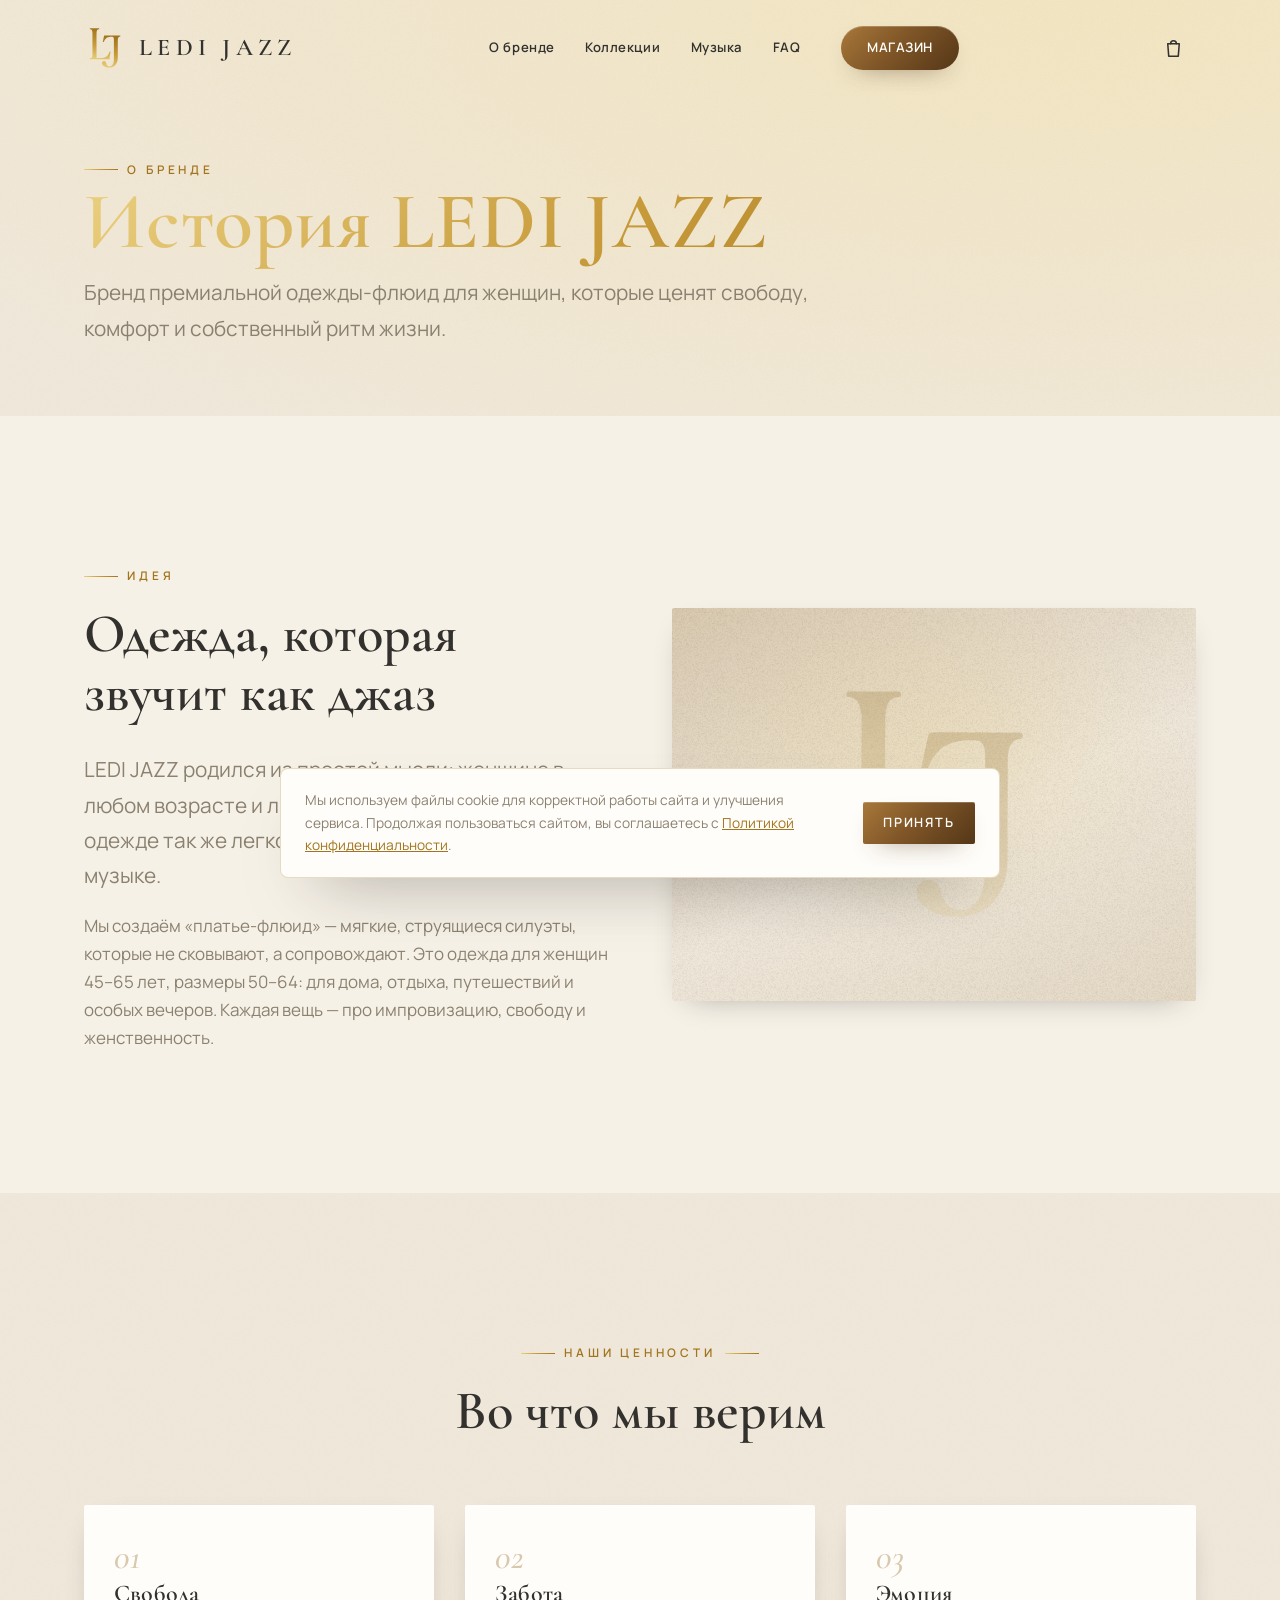
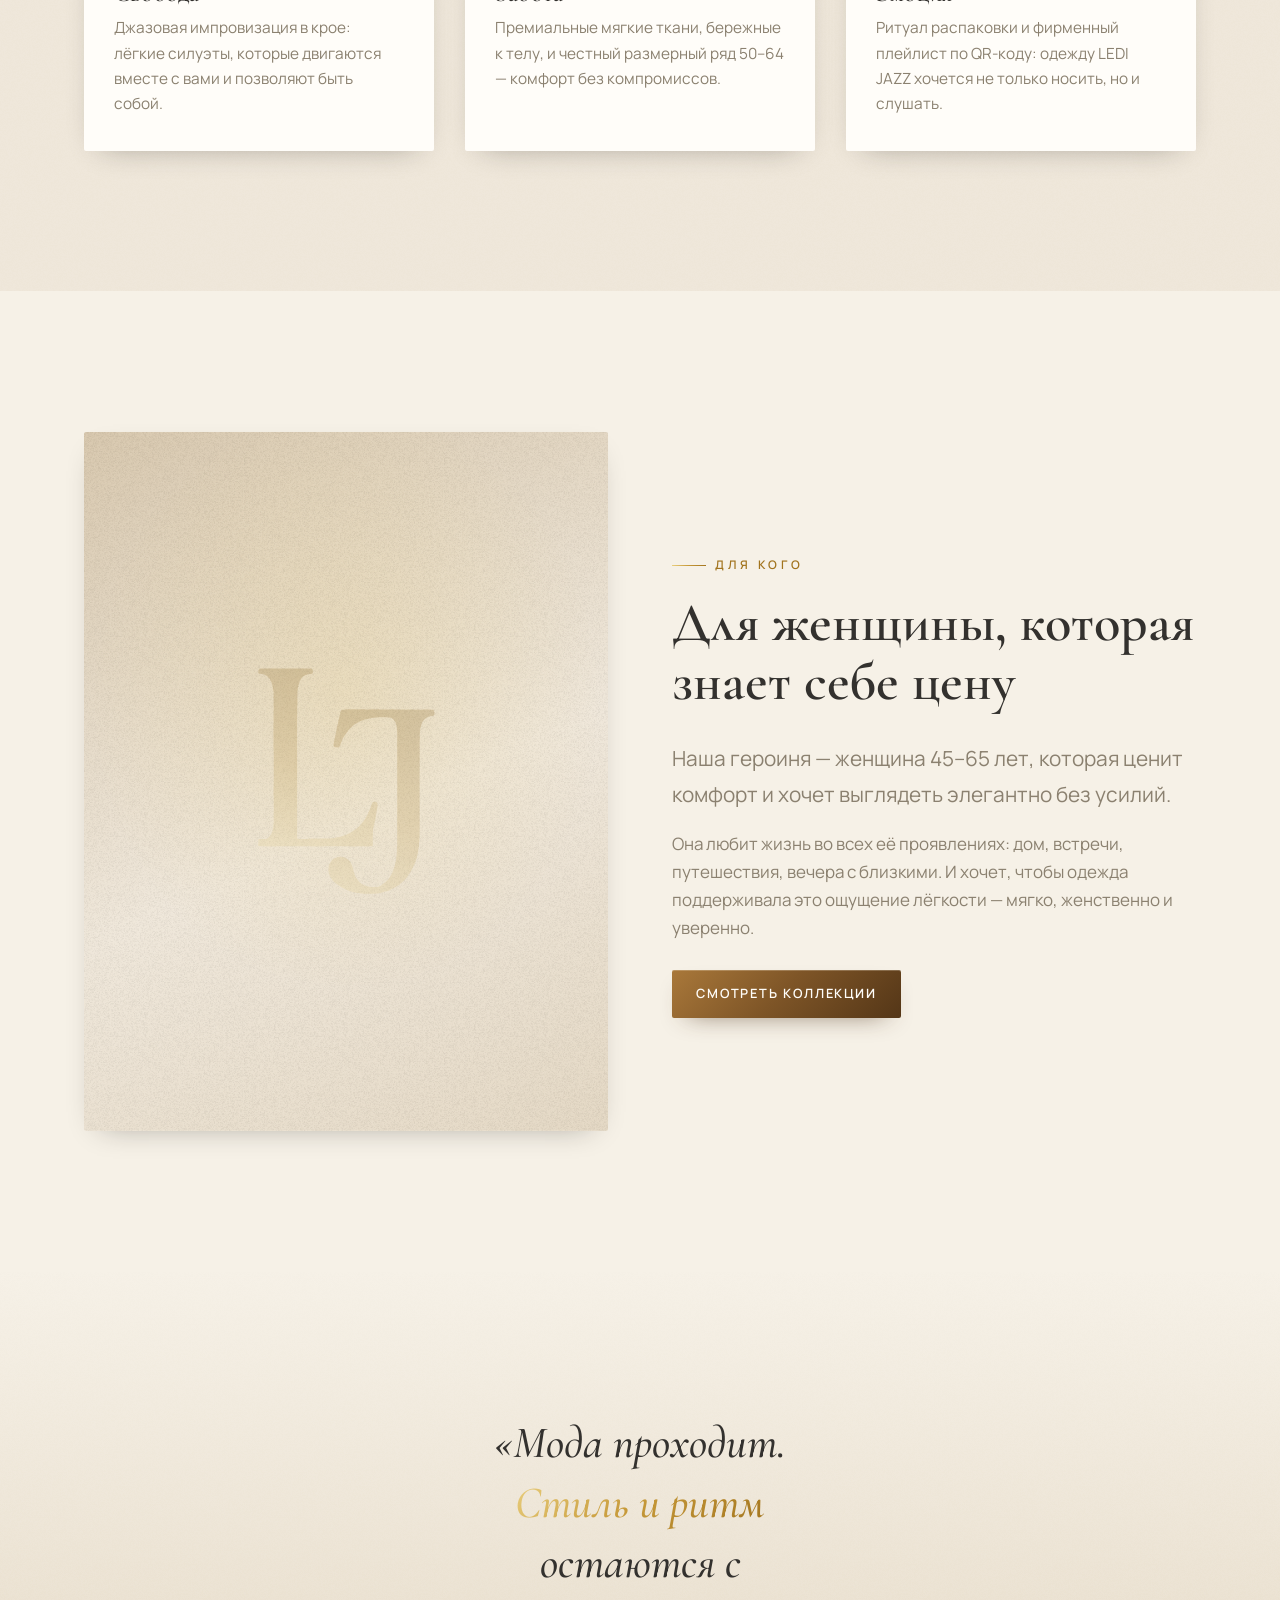
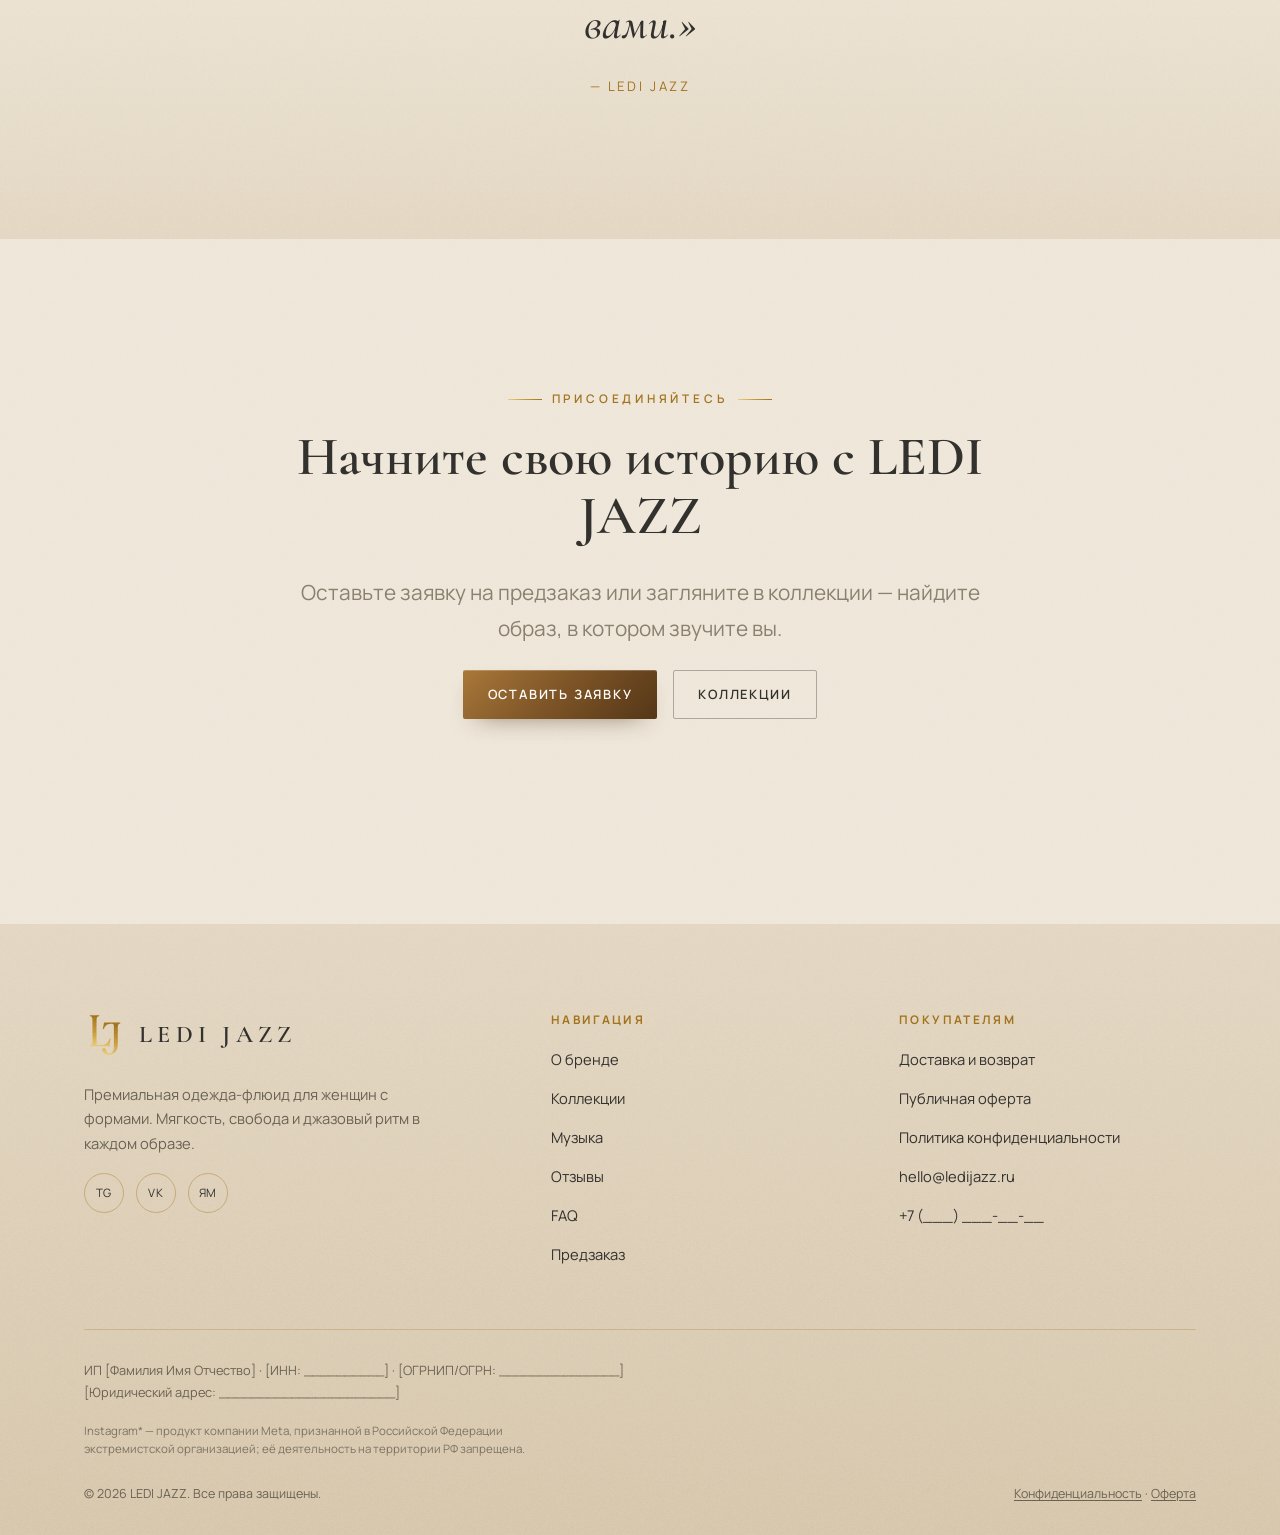
<file: about.html>
<!DOCTYPE html>
<html lang="ru">
<head>
  <meta charset="UTF-8" />
  <meta name="viewport" content="width=device-width, initial-scale=1.0" />
  <title>О бренде LEDI JAZZ — философия одежды-флюид</title>
  <meta name="description" content="История и философия бренда LEDI JAZZ: премиальная одежда-флюид для женщин 45–65 лет, размеры 50–64. Джаз, свобода, женственность и забота." />
  <meta property="og:type" content="website" />
  <meta property="og:title" content="О бренде LEDI JAZZ" />
  <meta property="og:description" content="Философия одежды-флюид: джаз, свобода и женственность в каждом размере." />
  <meta property="og:image" content="assets/img/og-image.jpg" />
  <meta property="og:locale" content="ru_RU" />
  <link rel="icon" type="image/svg+xml" href="assets/img/ledijazz-logo.svg" />
  <link rel="icon" type="image/png" sizes="512x512" href="assets/img/favicon-512.png" />
  <link rel="apple-touch-icon" href="assets/img/favicon-512.png" />
  <link rel="stylesheet" href="assets/css/styles.css?v=20261103" />
</head>
<body>

  <header class="site-header scrolled">
    <div class="container">
      <a class="brand" href="index.html#top" aria-label="LEDI JAZZ — на главную">
        <img class="mark" src="assets/img/ledijazz-logo.svg" alt="" />
        <span class="wordmark">Ledi Jazz</span>
      </a>
      <nav class="nav-links" aria-label="Главное меню">
        <a href="about.html">О бренде</a>
        <a href="collection.html">Коллекции</a>
        <a href="index.html#music">Музыка</a>
        <a href="index.html#faq">FAQ</a>
        <a class="btn btn-gold nav-cta" href="shop.html">Магазин</a>
      </nav>
      <button class="nav-toggle" aria-label="Меню" aria-expanded="false"><span></span><span></span><span></span></button>
    </div>
  </header>

  <!-- HERO -->
  <section class="legal-hero grain" style="padding-bottom:70px">
    <div class="container">
      <span class="kicker reveal">О бренде</span>
      <h1 class="title gold-text reveal d1" style="font-size:clamp(2.6rem,7vw,5rem);padding-bottom:.12em">История LEDI JAZZ</h1>
      <p class="lead reveal d2" style="max-width:62ch">Бренд премиальной одежды-флюид для женщин, которые ценят свободу, комфорт и собственный ритм жизни.</p>
    </div>
  </section>

  <!-- STORY -->
  <section class="section-ivory">
    <div class="container">
      <div class="split">
        <div class="split-text reveal">
          <span class="kicker">Идея</span>
          <h2 class="title">Одежда, которая звучит как джаз</h2>
          <p class="lead">LEDI JAZZ родился из простой мысли: женщине в любом возрасте и любого размера должно быть в одежде так же легко и свободно, как в любимой музыке.</p>
          <p style="color:var(--muted);margin-top:18px">Мы создаём «платье-флюид» — мягкие, струящиеся силуэты, которые не сковывают, а сопровождают. Это одежда для женщин 45–65 лет, размеры 50–64: для дома, отдыха, путешествий и особых вечеров. Каждая вещь — про импровизацию, свободу и женственность.</p>
        </div>
        <div class="split-media reveal d1">
          <div class="editorial wide">
            <img class="ph-emblem" src="assets/img/ledijazz-logo.svg" alt="" />
          </div>
        </div>
      </div>
    </div>
  </section>

  <!-- VALUES -->
  <section class="section-cream grain">
    <div class="container">
      <div class="section-head center reveal">
        <span class="kicker center">Наши ценности</span>
        <h2 class="title">Во что мы верим</h2>
      </div>
      <div class="about-values">
        <article class="value-card reveal">
          <div class="v-num">01</div>
          <h3>Свобода</h3>
          <p>Джазовая импровизация в крое: лёгкие силуэты, которые двигаются вместе с вами и позволяют быть собой.</p>
        </article>
        <article class="value-card reveal d1">
          <div class="v-num">02</div>
          <h3>Забота</h3>
          <p>Премиальные мягкие ткани, бережные к телу, и честный размерный ряд 50–64 — комфорт без компромиссов.</p>
        </article>
        <article class="value-card reveal d2">
          <div class="v-num">03</div>
          <h3>Эмоция</h3>
          <p>Ритуал распаковки и фирменный плейлист по QR-коду: одежду LEDI JAZZ хочется не только носить, но и слушать.</p>
        </article>
      </div>
    </div>
  </section>

  <!-- AUDIENCE -->
  <section class="section-ivory">
    <div class="container">
      <div class="split rev">
        <div class="split-media reveal">
          <div class="editorial">
            <img class="ph-emblem" src="assets/img/ledijazz-logo.svg" alt="" />
          </div>
        </div>
        <div class="split-text reveal d1">
          <span class="kicker">Для кого</span>
          <h2 class="title">Для женщины, которая знает себе цену</h2>
          <p class="lead">Наша героиня — женщина 45–65 лет, которая ценит комфорт и хочет выглядеть элегантно без усилий.</p>
          <p style="color:var(--muted);margin-top:18px">Она любит жизнь во всех её проявлениях: дом, встречи, путешествия, вечера с близкими. И хочет, чтобы одежда поддерживала это ощущение лёгкости — мягко, женственно и уверенно.</p>
          <div class="btn-row" style="margin-top:28px">
            <a class="btn btn-gold" href="collection.html">Смотреть коллекции</a>
          </div>
        </div>
      </div>
    </div>
  </section>

  <!-- QUOTE -->
  <section class="section-sand grain">
    <div class="container">
      <div class="about-quote-wrap reveal">
        <p class="about-quote">«Мода проходит. <span class="gold-text">Стиль и ритм</span> остаются с вами.»</p>
        <p class="about-sign">— LEDI JAZZ</p>
      </div>
    </div>
  </section>

  <!-- CTA -->
  <section class="section-cream grain">
    <div class="container">
      <div class="section-head center reveal">
        <span class="kicker center">Присоединяйтесь</span>
        <h2 class="title">Начните свою историю с LEDI JAZZ</h2>
        <p class="lead">Оставьте заявку на предзаказ или загляните в коллекции — найдите образ, в котором звучите вы.</p>
        <div class="btn-row reveal" style="justify-content:center;margin-top:24px">
          <a class="btn btn-gold" href="index.html#preorder">Оставить заявку</a>
          <a class="btn btn-ghost" href="collection.html">Коллекции</a>
        </div>
      </div>
    </div>
  </section>

  <!-- FOOTER -->
  <footer class="site-footer grain">
    <div class="container">
      <div class="footer-top">
        <div class="footer-brand">
          <a class="brand" href="index.html#top">
            <img class="mark" src="assets/img/ledijazz-logo.svg" alt="" />
            <span class="wordmark">Ledi Jazz</span>
          </a>
          <p>Премиальная одежда-флюид для женщин с формами. Мягкость, свобода и джазовый ритм в каждом образе.</p>
          <div class="socials" style="margin-top:18px">
            <a data-link="telegram" href="#" target="_blank" rel="noopener" aria-label="Telegram">TG</a>
            <a data-link="vk" href="#" target="_blank" rel="noopener" aria-label="ВКонтакте">VK</a>
            <a data-yandex-url href="#" target="_blank" rel="noopener" aria-label="Яндекс.Музыка">ЯМ</a>
          </div>
        </div>
        <div class="footer-col">
          <h4>Навигация</h4>
          <ul>
            <li><a href="about.html">О бренде</a></li>
            <li><a href="collection.html">Коллекции</a></li>
            <li><a href="index.html#music">Музыка</a></li>
            <li><a href="index.html#reviews">Отзывы</a></li>
            <li><a href="index.html#faq">FAQ</a></li>
            <li><a href="index.html#preorder">Предзаказ</a></li>
          </ul>
        </div>
        <div class="footer-col">
          <h4>Покупателям</h4>
          <ul>
            <li><a href="delivery.html">Доставка и возврат</a></li>
            <li><a href="offer.html">Публичная оферта</a></li>
            <li><a href="privacy.html">Политика конфиденциальности</a></li>
            <li><a data-contact-email href="mailto:hello@ledijazz.ru">hello@ledijazz.ru</a></li>
            <li><a data-contact-phone href="tel:+7">+7 (___) ___-__-__</a></li>
          </ul>
        </div>
      </div>

      <div class="requisites" style="margin-top:30px">
        <span data-req="legalName">ИП [Фамилия Имя Отчество]</span> ·
        <span data-req="inn">[ИНН: __________]</span> ·
        <span data-req="ogrn">[ОГРНИП/ОГРН: _______________]</span><br>
        <span data-req="address">[Юридический адрес: ______________________]</span>
      </div>

      <p class="disclaimer">
        Instagram* — продукт компании Meta, признанной в Российской Федерации экстремистской организацией;
        её деятельность на территории РФ запрещена.
      </p>

      <div class="footer-bottom">
        <span>© <span data-year>2026</span> LEDI JAZZ. Все права защищены.</span>
        <span><a href="privacy.html">Конфиденциальность</a> · <a href="offer.html">Оферта</a></span>
      </div>
    </div>
  </footer>

  <div class="cookie" role="dialog" aria-label="Уведомление о файлах cookie">
    <p>Мы используем файлы cookie для корректной работы сайта и улучшения сервиса. Продолжая пользоваться сайтом, вы соглашаетесь с <a href="privacy.html">Политикой конфиденциальности</a>.</p>
    <button class="btn btn-gold" data-cookie-accept>Принять</button>
  </div>

  <script src="assets/js/config.js"></script>
  <script src="assets/js/main.js"></script>
  <script src="assets/js/catalog-default.js?v=20261103"></script>
  <script src="assets/js/shop.js?v=20261103"></script>
</body>
</html>
</file>
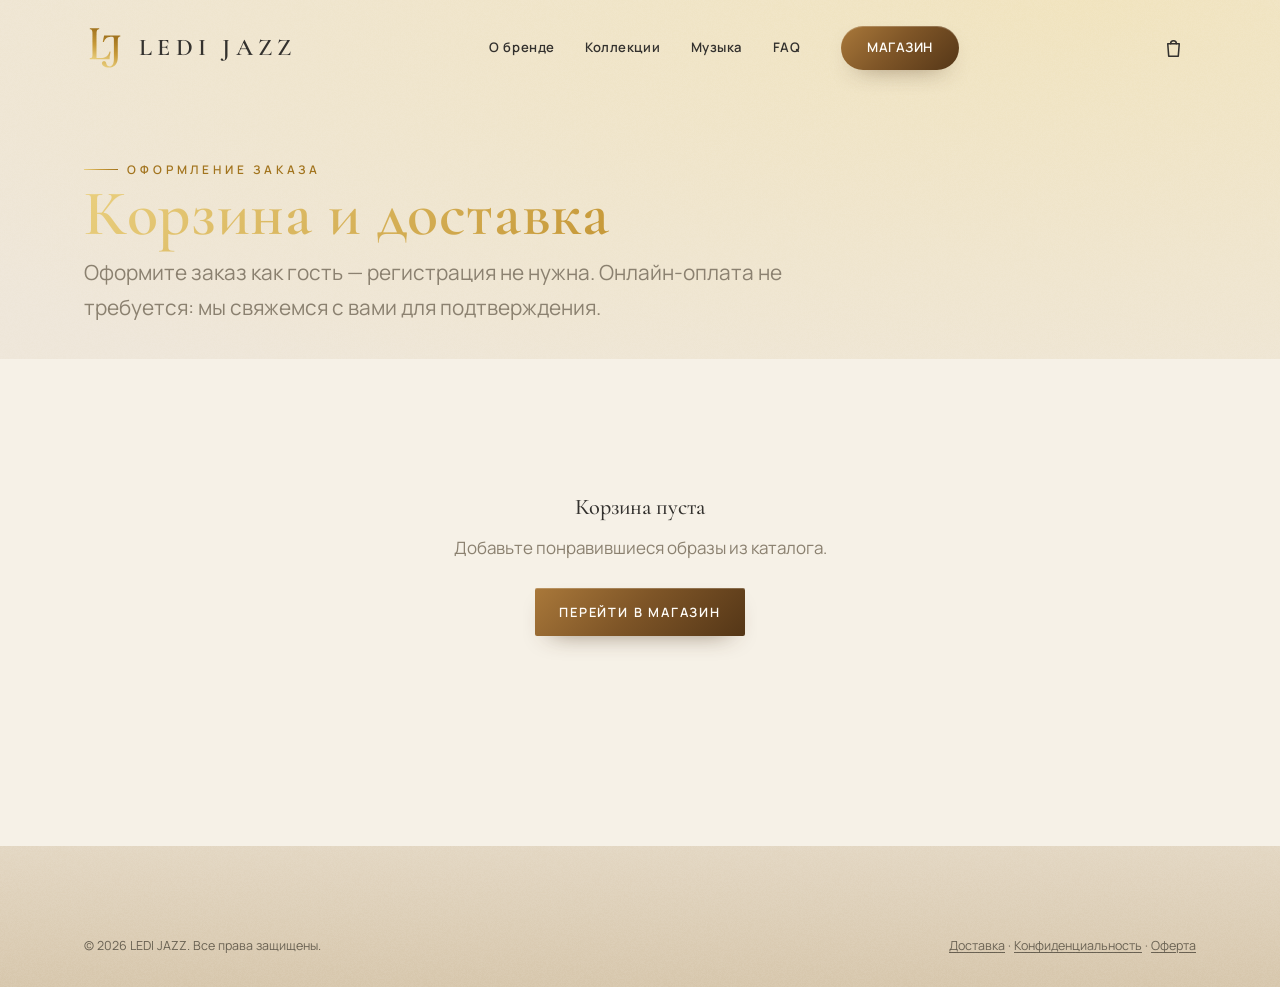
<file: checkout.html>
<!DOCTYPE html>
<html lang="ru">
<head>
  <meta charset="UTF-8" />
  <meta name="viewport" content="width=device-width, initial-scale=1.0" />
  <title>Оформление заказа — LEDI JAZZ</title>
  <meta name="description" content="Оформление заказа LEDI JAZZ: самовывоз или доставка, без онлайн-оплаты. Гостевое оформление." />
  <meta name="theme-color" content="#1A1815" />
  <meta name="robots" content="noindex" />
  <link rel="icon" type="image/svg+xml" href="assets/img/ledijazz-logo.svg" />
  <link rel="icon" type="image/png" sizes="512x512" href="assets/img/favicon-512.png" />
  <link rel="stylesheet" href="assets/css/styles.css?v=20261103" />
</head>
<body>

  <header class="site-header scrolled">
    <div class="container">
      <a class="brand" href="index.html#top" aria-label="LEDI JAZZ — на главную">
        <img class="mark" src="assets/img/ledijazz-logo.svg" alt="" />
        <span class="wordmark">Ledi Jazz</span>
      </a>
      <nav class="nav-links" aria-label="Главное меню">
        <a href="about.html">О бренде</a>
        <a href="collection.html">Коллекции</a>
        <a href="index.html#music">Музыка</a>
        <a href="index.html#faq">FAQ</a>
        <a class="btn btn-gold nav-cta" href="shop.html">Магазин</a>
      </nav>
      <button class="nav-toggle" aria-label="Меню" aria-expanded="false"><span></span><span></span><span></span></button>
    </div>
  </header>

  <section class="legal-hero grain" style="padding-bottom:34px">
    <div class="container">
      <span class="kicker reveal">Оформление заказа</span>
      <h1 class="title gold-text reveal d1" style="font-size:clamp(2.2rem,6vw,4rem);padding-bottom:.1em">Корзина и доставка</h1>
      <p class="lead reveal d2" style="color:var(--muted);max-width:60ch">Оформите заказ как гость — регистрация не нужна. Онлайн-оплата не требуется: мы свяжемся с вами для подтверждения.</p>
    </div>
  </section>

  <section class="section-ivory" style="padding-top:clamp(30px,5vw,60px)">
    <div class="container">

      <!-- Пустая корзина -->
      <div id="checkout-empty" class="shop-empty" style="display:none">
        <p>Корзина пуста</p>
        <span>Добавьте понравившиеся образы из каталога.</span>
        <div class="btn-row" style="justify-content:center;margin-top:26px">
          <a class="btn btn-gold" href="shop.html">Перейти в магазин</a>
        </div>
      </div>

      <!-- Успешное оформление -->
      <div id="order-success" style="display:none"></div>

      <!-- Основная разметка оформления -->
      <div id="checkout-layout" class="checkout-wrap">
        <form id="checkout-form" class="form-card" novalidate>
          <div class="form-msg" role="status"></div>

          <h3 style="font-size:1.4rem;margin-bottom:18px">Контактные данные</h3>
          <div class="field-grid">
            <div class="field">
              <label for="f-name">Имя *</label>
              <input type="text" id="f-name" name="name" autocomplete="name" required />
            </div>
            <div class="field">
              <label for="f-phone">Телефон *</label>
              <input type="tel" id="f-phone" name="phone" autocomplete="tel" required />
            </div>
          </div>
          <div class="field">
            <label for="f-email">E-mail (необязательно)</label>
            <input type="email" id="f-email" name="email" autocomplete="email" />
          </div>

          <h3 style="font-size:1.4rem;margin:26px 0 16px">Способ получения</h3>
          <div class="fulfillment">
            <div class="ful-opt">
              <input type="radio" id="m-pickup" name="fulfillment" value="pickup" checked />
              <label for="m-pickup">
                <span class="ft"><svg viewBox="0 0 24 24" fill="none" stroke-width="1.7" stroke-linecap="round" stroke-linejoin="round"><path d="M3 9 12 3l9 6v11a1 1 0 0 1-1 1h-5v-7H9v7H4a1 1 0 0 1-1-1Z"/></svg> Самовывоз</span>
                <span class="fd">Заберу заказ сам(а)</span>
              </label>
            </div>
            <div class="ful-opt">
              <input type="radio" id="m-delivery" name="fulfillment" value="delivery" />
              <label for="m-delivery">
                <span class="ft"><svg viewBox="0 0 24 24" fill="none" stroke-width="1.7" stroke-linecap="round" stroke-linejoin="round"><path d="M3 7h11v9H3z"/><path d="M14 10h4l3 3v3h-7z"/><circle cx="7" cy="18" r="2"/><circle cx="17" cy="18" r="2"/></svg> Доставка</span>
                <span class="fd">Доставьте по адресу</span>
              </label>
            </div>
          </div>

          <div id="pickup-info"></div>

          <div id="delivery-fields">
            <div id="delivery-note"></div>
            <div class="field-grid">
              <div class="field">
                <label for="f-city">Город</label>
                <input type="text" id="f-city" name="city" autocomplete="address-level2" />
              </div>
              <div class="field">
                <label for="f-zip">Индекс</label>
                <input type="text" id="f-zip" name="zip" autocomplete="postal-code" />
              </div>
            </div>
            <div class="field">
              <label for="f-address">Адрес доставки (улица, дом, квартира) *</label>
              <input type="text" id="f-address" name="address" autocomplete="street-address" />
            </div>
          </div>

          <div class="field" style="margin-top:8px">
            <label for="f-note">Комментарий к заказу</label>
            <textarea id="f-note" name="note" placeholder="Пожелания по размеру, времени связи, упаковке…"></textarea>
          </div>

          <label class="consent">
            <input type="checkbox" id="consent" name="consent" />
            <span>Я соглас/согласна на обработку персональных данных в соответствии с <a href="privacy.html" target="_blank" rel="noopener">Политикой конфиденциальности</a> и принимаю условия <a href="offer.html" target="_blank" rel="noopener">Оферты</a>.</span>
          </label>

          <button type="submit" class="btn btn-gold full">Оформить заказ</button>
          <p style="font-size:.78rem;color:var(--muted);margin-top:14px;text-align:center">
            После нажатия откроется Telegram с готовым текстом заказа — выберите наш чат и отправьте.
          </p>
        </form>

        <aside class="checkout-summary" id="checkout-summary"></aside>
      </div>

    </div>
  </section>

  <footer class="site-footer grain">
    <div class="container">
      <div class="footer-bottom" style="border:none;padding-top:0">
        <span>© <span data-year>2026</span> LEDI JAZZ. Все права защищены.</span>
        <span><a href="delivery.html">Доставка</a> · <a href="privacy.html">Конфиденциальность</a> · <a href="offer.html">Оферта</a></span>
      </div>
    </div>
  </footer>

  <script src="assets/js/config.js"></script>
  <script src="assets/js/main.js"></script>
  <script src="assets/js/catalog-default.js?v=20261103"></script>
  <script src="assets/js/shop.js?v=20261103"></script>
</body>
</html>
</file>
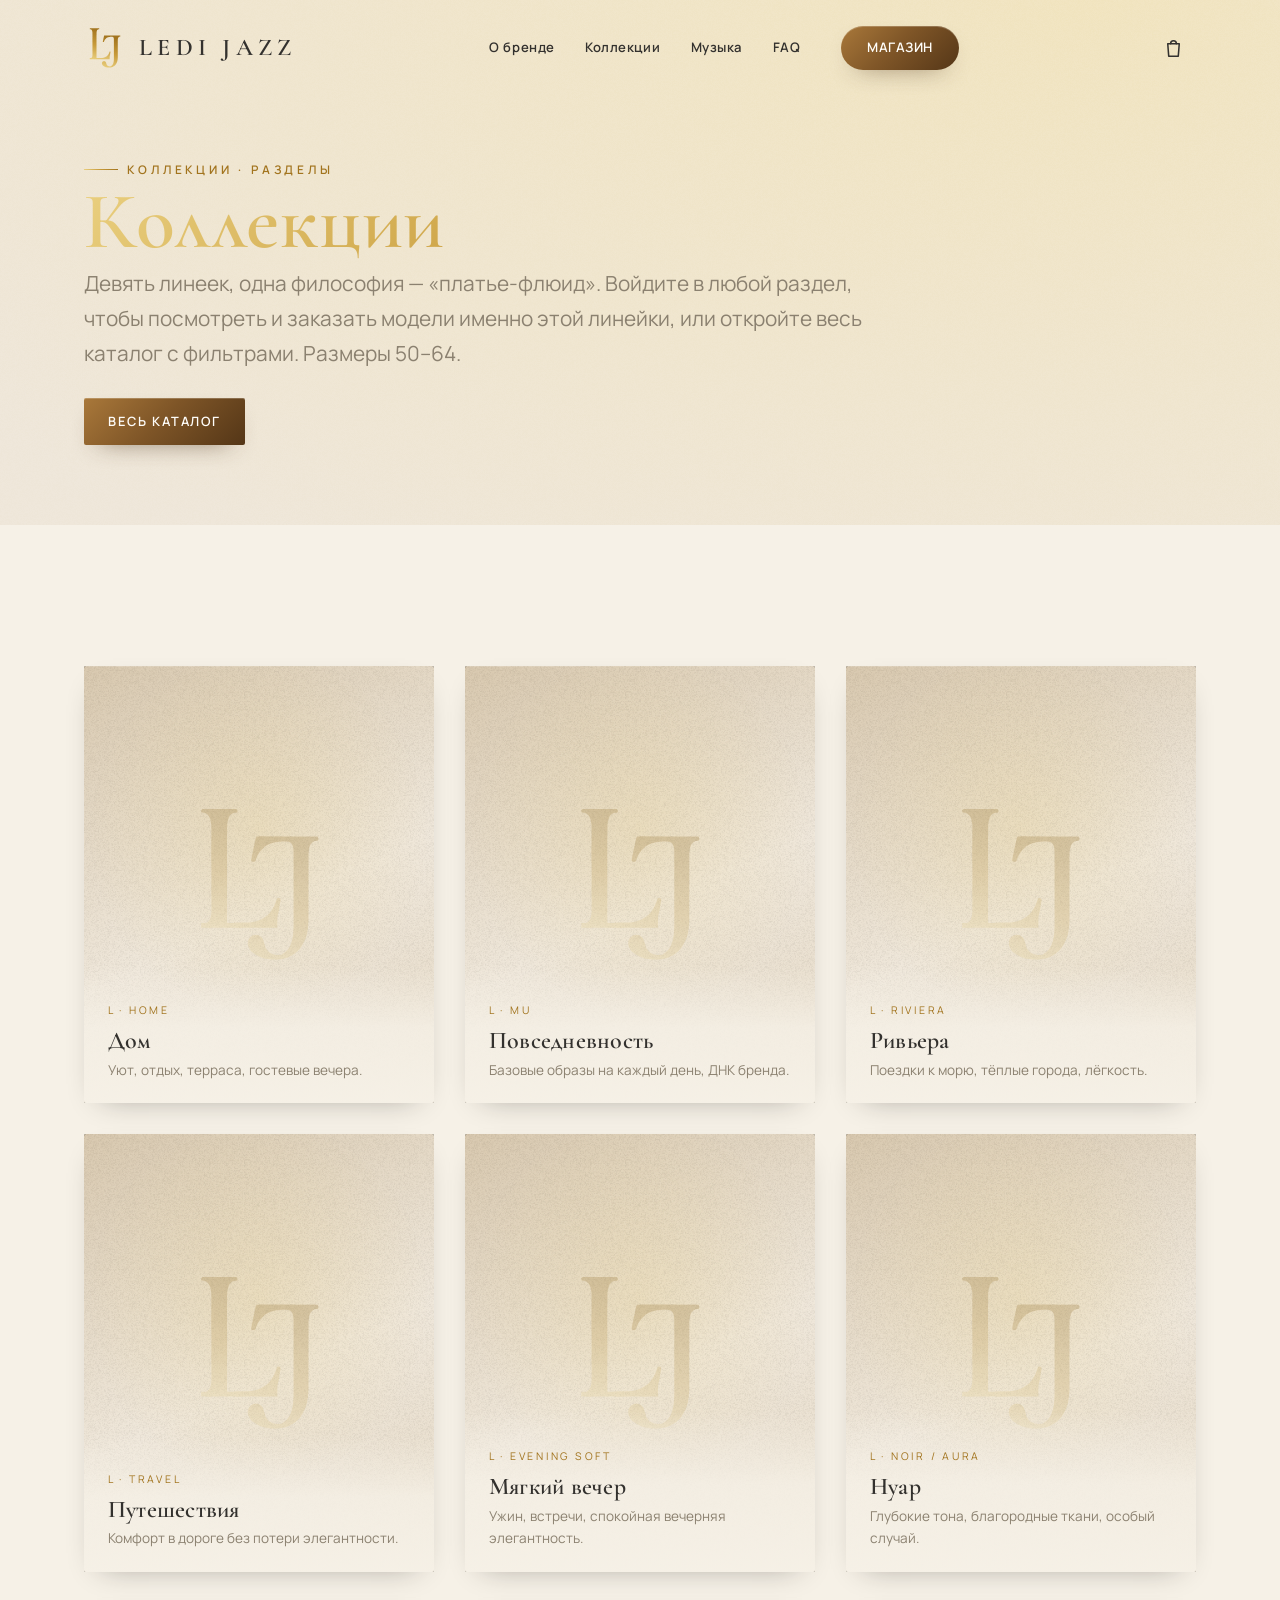
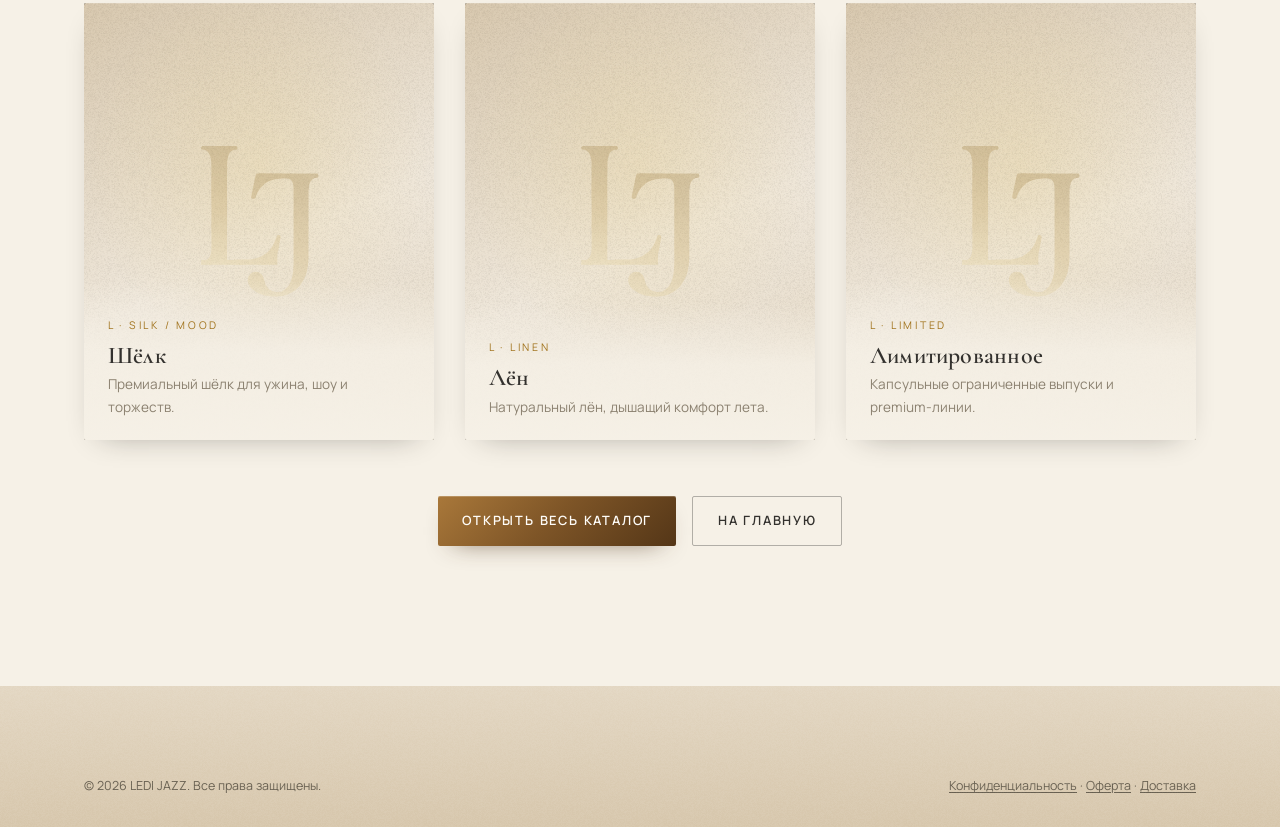
<file: collection.html>
<!DOCTYPE html>
<html lang="ru">
<head>
  <meta charset="UTF-8" />
  <meta name="viewport" content="width=device-width, initial-scale=1.0" />
  <title>Коллекции LEDI JAZZ — линейки одежды-флюид</title>
  <meta name="description" content="Коллекции LEDI JAZZ: линейки Home, Riviera, Travel, Evening Soft, Noir, Aura, Silk, Linen и Limited. Войдите в раздел, чтобы выбрать и заказать модель. Размеры 50–64." />
  <meta name="theme-color" content="#1A1815" />
  <link rel="icon" type="image/svg+xml" href="assets/img/ledijazz-logo.svg" />
  <link rel="icon" type="image/png" sizes="512x512" href="assets/img/favicon-512.png" />
  <link rel="stylesheet" href="assets/css/styles.css?v=20261103" />
</head>
<body>

  <header class="site-header scrolled">
    <div class="container">
      <a class="brand" href="index.html#top" aria-label="LEDI JAZZ — на главную">
        <img class="mark" src="assets/img/ledijazz-logo.svg" alt="" />
        <span class="wordmark">Ledi Jazz</span>
      </a>
      <nav class="nav-links" aria-label="Главное меню">
        <a href="about.html">О бренде</a>
        <a href="collection.html">Коллекции</a>
        <a href="index.html#music">Музыка</a>
        <a href="index.html#faq">FAQ</a>
        <a class="btn btn-gold nav-cta" href="shop.html">Магазин</a>
      </nav>
      <button class="nav-toggle" aria-label="Меню" aria-expanded="false"><span></span><span></span><span></span></button>
    </div>
  </header>

  <!-- Lookbook hero -->
  <section class="legal-hero grain" style="padding-bottom:80px">
    <div class="container">
      <span class="kicker reveal">Коллекции · разделы</span>
      <h1 class="title gold-text reveal d1" style="font-size:clamp(2.6rem,7vw,5rem)">Коллекции</h1>
      <p class="lead reveal d2" style="color:var(--muted);max-width:60ch">Девять линеек, одна философия — «платье-флюид». Войдите в любой раздел, чтобы посмотреть и заказать модели именно этой линейки, или откройте весь каталог с фильтрами. Размеры 50–64.</p>
      <div class="btn-row reveal d3" style="margin-top:26px">
        <a class="btn btn-gold" href="shop.html">Весь каталог</a>
      </div>
    </div>
  </section>

  <!-- Lines: each card enters its shop section -->
  <section class="section-ivory">
    <div class="container">
      <div class="collection-grid">

        <a class="coll-card reveal" href="shop.html?collection=home"><div class="editorial"><img class="ph-emblem" src="assets/img/ledijazz-logo.svg" alt=""><span class="ph-label">Фото · L Home</span></div>
          <div class="meta"><span class="ln">L · Home</span><h3>Дом</h3><p>Уют, отдых, терраса, гостевые вечера.</p></div></a>

        <a class="coll-card reveal d1" href="shop.html?collection=casual"><div class="editorial"><img class="ph-emblem" src="assets/img/ledijazz-logo.svg" alt=""><span class="ph-label">Фото · L Mu</span></div>
          <div class="meta"><span class="ln">L · Mu</span><h3>Повседневность</h3><p>Базовые образы на каждый день, ДНК бренда.</p></div></a>

        <a class="coll-card reveal d2" href="shop.html?collection=riviera"><div class="editorial"><img class="ph-emblem" src="assets/img/ledijazz-logo.svg" alt=""><span class="ph-label">Фото · L Riviera</span></div>
          <div class="meta"><span class="ln">L · Riviera</span><h3>Ривьера</h3><p>Поездки к морю, тёплые города, лёгкость.</p></div></a>

        <a class="coll-card reveal" href="shop.html?collection=travel"><div class="editorial"><img class="ph-emblem" src="assets/img/ledijazz-logo.svg" alt=""><span class="ph-label">Фото · L Travel</span></div>
          <div class="meta"><span class="ln">L · Travel</span><h3>Путешествия</h3><p>Комфорт в дороге без потери элегантности.</p></div></a>

        <a class="coll-card reveal d1" href="shop.html?collection=evening"><div class="editorial"><img class="ph-emblem" src="assets/img/ledijazz-logo.svg" alt=""><span class="ph-label">Фото · L Evening Soft</span></div>
          <div class="meta"><span class="ln">L · Evening Soft</span><h3>Мягкий вечер</h3><p>Ужин, встречи, спокойная вечерняя элегантность.</p></div></a>

        <a class="coll-card reveal d2" href="shop.html?collection=noir"><div class="editorial"><img class="ph-emblem" src="assets/img/ledijazz-logo.svg" alt=""><span class="ph-label">Фото · L Noir</span></div>
          <div class="meta"><span class="ln">L · Noir / Aura</span><h3>Нуар</h3><p>Глубокие тона, благородные ткани, особый случай.</p></div></a>

        <a class="coll-card reveal" href="shop.html?collection=silk"><div class="editorial"><img class="ph-emblem" src="assets/img/ledijazz-logo.svg" alt=""><span class="ph-label">Фото · L Silk</span></div>
          <div class="meta"><span class="ln">L · Silk / Mood</span><h3>Шёлк</h3><p>Премиальный шёлк для ужина, шоу и торжеств.</p></div></a>

        <a class="coll-card reveal d1" href="shop.html?collection=linen"><div class="editorial"><img class="ph-emblem" src="assets/img/ledijazz-logo.svg" alt=""><span class="ph-label">Фото · L Linen</span></div>
          <div class="meta"><span class="ln">L · Linen</span><h3>Лён</h3><p>Натуральный лён, дышащий комфорт лета.</p></div></a>

        <a class="coll-card reveal d2" href="shop.html?collection=limited"><div class="editorial"><img class="ph-emblem" src="assets/img/ledijazz-logo.svg" alt=""><span class="ph-label">Фото · L Limited</span></div>
          <div class="meta"><span class="ln">L · Limited</span><h3>Лимитированное</h3><p>Капсульные ограниченные выпуски и premium-линии.</p></div></a>

      </div>

      <div class="btn-row reveal" style="justify-content:center;margin-top:56px">
        <a class="btn btn-gold" href="shop.html">Открыть весь каталог</a>
        <a class="btn btn-ghost" href="index.html#top">На главную</a>
      </div>
    </div>
  </section>

  <footer class="site-footer grain">
    <div class="container">
      <div class="footer-bottom" style="border:none;padding-top:0">
        <span>© <span data-year>2026</span> LEDI JAZZ. Все права защищены.</span>
        <span><a href="privacy.html">Конфиденциальность</a> · <a href="offer.html">Оферта</a> · <a href="delivery.html">Доставка</a></span>
      </div>
    </div>
  </footer>

  <script src="assets/js/config.js"></script>
  <script src="assets/js/main.js"></script>
  <script src="assets/js/catalog-default.js?v=20261103"></script>
  <script src="assets/js/shop.js?v=20261103"></script>
</body>
</html>
</file>
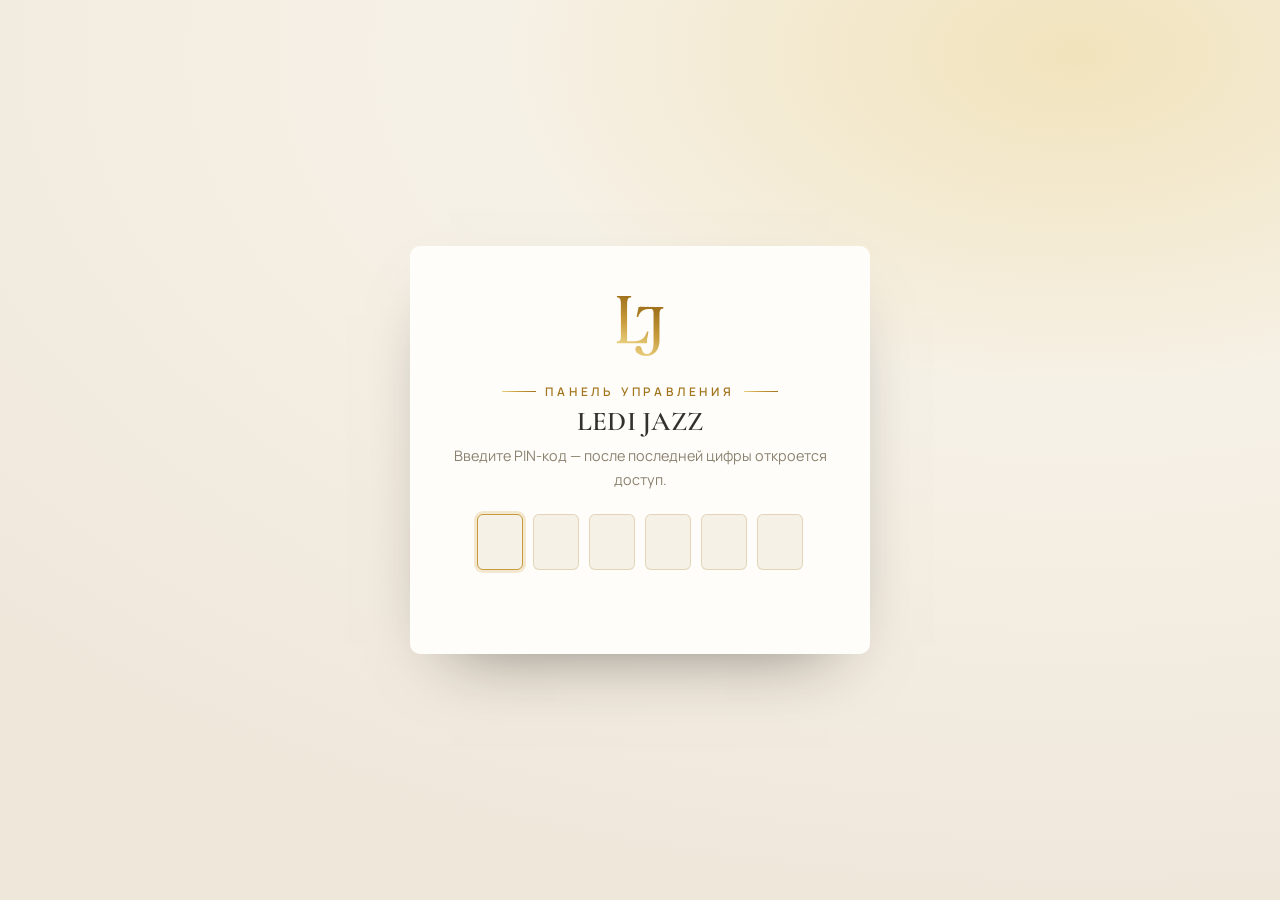
<file: crm.html>
<!DOCTYPE html>
<html lang="ru">
<head>
  <meta charset="UTF-8" />
  <meta name="viewport" content="width=device-width, initial-scale=1.0" />
  <meta name="robots" content="noindex, nofollow, noarchive" />
  <title>Панель управления — LEDI JAZZ</title>
  <link rel="icon" type="image/svg+xml" href="assets/img/ledijazz-logo.svg" />
  <meta name="theme-color" content="#F6F1E7" />
  <link rel="stylesheet" href="assets/css/styles.css?v=20261103" />
  <link rel="stylesheet" href="assets/css/crm.css?v=20261103" />
  <style>
    /* ---------- PIN ---------- */
    .pin-screen{min-height:100svh;display:grid;place-items:center;padding:24px;background:
      radial-gradient(115% 95% at 84% 6%, color-mix(in srgb, var(--gold-lt) 42%, var(--ivory)) 0%, var(--ivory) 40%, var(--cream) 100%)}
    .pin-card{width:min(460px,100%);text-align:center;background:var(--white);border-radius:10px;padding:clamp(28px,5vw,48px) clamp(22px,5vw,40px);box-shadow:var(--shadow-md)}
    .pin-card .mark{width:64px;margin:0 auto 14px}
    .pin-card h1{font-size:1.7rem;margin:.2em 0 .3em}
    .pin-card p{color:var(--muted);font-size:.9rem;margin-bottom:22px}
    .pin-boxes{display:flex;justify-content:center;gap:10px;margin-bottom:18px;cursor:text}
    .pin-boxes span{width:46px;height:56px;border-radius:6px;background:var(--ivory);border:1.5px solid color-mix(in srgb,var(--bronze) 22%,transparent);
      display:grid;place-items:center;font-family:var(--serif);font-size:1.7rem;color:var(--graphite);transition:border-color .2s,transform .2s}
    .pin-boxes span.filled{border-color:var(--brown)}
    .pin-boxes span.active{border-color:var(--gold);box-shadow:0 0 0 3px color-mix(in srgb,var(--gold) 22%,transparent)}
    .pin-boxes.err{animation:shake .45s var(--ease)}
    @keyframes shake{0%,100%{transform:none}20%{transform:translateX(-8px)}40%{transform:translateX(8px)}60%{transform:translateX(-5px)}80%{transform:translateX(5px)}}
    #pin-input{position:absolute;opacity:0;pointer-events:none;width:1px;height:1px}
    .pin-msg{min-height:1.4em;font-size:.82rem;color:#9c3b3b}
    /* ---------- KIT ---------- */
    .kit{display:none}
    .kit.show{display:block}
    .kit-hero{padding:48px 0 36px;background:radial-gradient(110% 130% at 85% 0%, color-mix(in srgb,var(--gold-lt) 38%,var(--ivory)), var(--cream))}
    .kit-nav{position:sticky;top:0;z-index:50;background:color-mix(in srgb,var(--ivory) 92%,transparent);backdrop-filter:blur(10px);border-bottom:1px solid color-mix(in srgb,var(--bronze) 16%,transparent)}
    .kit-nav .container{display:flex;gap:6px;overflow-x:auto;padding-block:10px;scrollbar-width:thin}
    .kit-nav a{flex:none;padding:.55em 1.05em;border-radius:100px;font-size:.8rem;font-weight:600;color:var(--graphite);background:var(--white);border:1px solid color-mix(in srgb,var(--bronze) 20%,transparent);white-space:nowrap}
    .kit-nav a:hover{border-color:var(--bronze)}
    .svc{padding-block:clamp(48px,7vw,80px);border-bottom:1px solid color-mix(in srgb,var(--bronze) 14%,transparent)}
    .svc:nth-child(even){background:var(--ivory)}
    .svc-head{display:flex;align-items:center;gap:16px;margin-bottom:8px}
    .svc-ico{width:48px;height:48px;border-radius:12px;display:grid;place-items:center;font-family:var(--serif);font-weight:600;font-size:1.05rem;color:#fff;flex:none;letter-spacing:.04em}
    .svc h2{font-size:clamp(1.7rem,4vw,2.4rem)}
    .svc .lead{margin-bottom:26px;max-width:70ch}
    .grid{display:grid;grid-template-columns:repeat(auto-fill,minmax(300px,1fr));gap:20px;margin-top:22px}
    .asset{background:var(--white);border-radius:8px;overflow:hidden;box-shadow:var(--shadow-sm);display:flex;flex-direction:column}
    .asset .prev{background:linear-gradient(155deg,var(--sand-2),var(--cream));display:grid;place-items:center;padding:14px;min-height:170px}
    .asset .prev img{max-height:220px;width:auto;max-width:100%;border-radius:3px;box-shadow:0 8px 24px -14px rgba(26,24,21,.6)}
    .asset .prev img.round{border-radius:50%;width:150px;height:150px}
    .asset .prev img.tall{max-height:260px}
    .asset .b{padding:16px 18px 18px;display:flex;flex-direction:column;gap:6px;flex:1}
    .asset .t{font-family:var(--serif);font-size:1.18rem;color:var(--graphite)}
    .asset .d{font-size:.8rem;color:var(--muted);line-height:1.5}
    .asset .sz{font-size:.74rem;letter-spacing:.14em;text-transform:uppercase;color:var(--bronze);font-weight:700}
    .asset .btn{margin-top:auto;align-self:flex-start;padding:.7em 1.3em;font-size:.72rem;border-radius:100px}
    .txtbox{background:var(--white);border-radius:8px;box-shadow:var(--shadow-sm);padding:18px 20px;margin-top:16px;position:relative}
    .txtbox .lbl{font-size:.7rem;letter-spacing:.16em;text-transform:uppercase;color:var(--bronze);font-weight:700;display:flex;justify-content:space-between;gap:10px;flex-wrap:wrap}
    .txtbox .cnt{color:var(--muted);letter-spacing:.04em;text-transform:none;font-weight:600}
    .txtbox .cnt.over{color:#9c3b3b}
    .txtbox pre{font-family:var(--sans);white-space:pre-wrap;word-break:break-word;font-size:.95rem;line-height:1.6;color:var(--graphite);margin-top:8px}
    .txtbox .copy{position:absolute;top:12px;right:14px;font-size:.68rem;letter-spacing:.1em;text-transform:uppercase;color:var(--bronze);border:1px solid color-mix(in srgb,var(--bronze) 30%,transparent);border-radius:100px;padding:.35em .8em;background:var(--white)}
    .txtbox .copy:hover{background:var(--btn-grad);color:#fff;border-color:transparent}
    .note{background:var(--ivory);border-left:3px solid var(--brown);padding:14px 18px;border-radius:var(--radius);font-size:.88rem;color:#54504a;line-height:1.6;margin-top:18px}
    .note.warn{border-left-color:#9c3b3b}
    .subh{font-family:var(--sans);font-weight:700;font-size:.74rem;letter-spacing:.2em;text-transform:uppercase;color:var(--bronze);margin:30px 0 4px}
    .kit-foot{padding:40px 0 60px;font-size:.8rem;color:var(--muted)}
    .kit-foot a{color:var(--bronze);text-decoration:underline}
    .kit-foot ul{padding-left:1.2em}.kit-foot li{list-style:disc;margin-bottom:4px}
    .lock{font-size:.74rem;color:var(--muted);text-decoration:underline;cursor:pointer;background:none;border:none}
    @media (max-width:620px){}
  </style>
</head>
<body>

<!-- ============================ PIN GATE ============================ -->
<section class="pin-screen" id="gate">
  <form class="pin-card" id="pin-form" autocomplete="off">
    <img class="mark" src="assets/img/ledijazz-logo.svg" alt="" />
    <span class="kicker center">Панель управления</span>
    <h1>LEDI JAZZ</h1>
    <p>Введите PIN-код — после последней цифры откроется доступ.</p>
    <label for="pin-input" class="pin-boxes" id="boxes">
      <span></span><span></span><span></span><span></span><span></span><span></span>
    </label>
    <input id="pin-input" type="text" inputmode="numeric" pattern="[0-9]*" maxlength="6" autofocus />
    <div class="pin-msg" id="pin-msg" role="status"></div>
  </form>
</section>

<!-- ============================ KIT ============================ -->
<main class="kit cx-app" id="kit">
  <header class="cx-top"><div class="container">
    <a class="cx-brand" href="index.html" target="_blank" rel="noopener" title="Открыть сайт"><img src="assets/img/ledijazz-logo.svg" alt="" /><span>LEDI JAZZ <small>Панель</small></span></a>
    <nav class="cx-tabs" id="cx-tabs" aria-label="Разделы панели">
      <button type="button" data-tab="products" class="on"><svg class="ico" viewBox="0 0 24 24" fill="none" stroke="currentColor" stroke-width="1.8" stroke-linecap="round" stroke-linejoin="round"><path d="M6 7h12l-1 13H7L6 7Z"/><path d="M9 7a3 3 0 0 1 6 0"/></svg>Товары</button>
      <button type="button" data-tab="dicts"><svg class="ico" viewBox="0 0 24 24" fill="none" stroke="currentColor" stroke-width="1.8" stroke-linecap="round" stroke-linejoin="round"><path d="M4 6h16M4 12h16M4 18h10"/></svg>Справочники</button>
      <button type="button" data-tab="social"><svg class="ico" viewBox="0 0 24 24" fill="none" stroke="currentColor" stroke-width="1.8" stroke-linecap="round" stroke-linejoin="round"><circle cx="18" cy="5" r="2.5"/><circle cx="6" cy="12" r="2.5"/><circle cx="18" cy="19" r="2.5"/><path d="m8.2 10.8 7.6-4.4M8.2 13.2l7.6 4.4"/></svg>Соцсети</button>
    </nav>
    <button class="cx-icon" id="lock" type="button" title="Выйти из панели" aria-label="Выйти из панели"><svg class="ico" viewBox="0 0 24 24" fill="none" stroke="currentColor" stroke-width="1.8" stroke-linecap="round" stroke-linejoin="round"><path d="M15 4h4v16h-4M10 8l-4 4 4 4M6 12h10"/></svg></button>
  </div></header>

  <div class="cx-view on" id="view-products"><div class="container cx-wrap" id="crm-products"></div></div>
  <div class="cx-view" id="view-dicts"><div class="container cx-wrap" id="crm-dicts"></div></div>

  <div class="cx-view" id="view-social">
  <section class="kit-hero grain">
    <div class="container">
      <span class="kicker">Панель управления · соцсети и мессенджеры</span>
      <h1 class="title" style="font-size:clamp(2.2rem,6vw,4rem);margin:.2em 0 .3em">Материалы для соцсетей</h1>
      <p class="lead">Готовые обложки, аватары и тексты под каждый сервис — в точных размерах и с учётом безопасных зон. Ниже у каждого сервиса: что и куда загружать, лимиты текста и готовые описания. Страница будет пополняться.</p>
    </div>
  </section>

  <nav class="kit-nav"><div class="container">
    <a href="#vk">ВКонтакте</a><a href="#tg">Telegram</a><a href="#max">MAX</a><a href="#ok">Одноклассники</a><a href="#ig">Instagram*</a>
  </div></nav>

  <!-- ---------- VK ---------- -->
  <section class="svc" id="vk"><div class="container">
    <div class="svc-head"><div class="svc-ico" style="background:#0077FF">VK</div><h2>ВКонтакте — сообщество</h2></div>
    <p class="lead">Загружать: Управление → Настройки → Обложка сообщества / Главная фотография. Живая обложка — там же, раздел «Живая обложка» (до 5 вертикальных картинок или видео).</p>
    <div class="grid">
      <div class="asset"><div class="prev"><img src="assets/brand/vk/cover-1590x530.jpg" alt=""></div><div class="b"><span class="sz">1590 × 530</span><div class="t">Обложка сообщества</div><div class="d">Управление → Настройки → Обложка сообщества.</div><a class="btn btn-gold" download href="assets/brand/vk/cover-1590x530.jpg">Скачать JPG</a></div></div>
      <div class="asset"><div class="prev"><img class="tall" src="assets/brand/vk/live-cover-1080x1920.jpg" alt=""></div><div class="b"><span class="sz">1080 × 1920</span><div class="t">Живая обложка (мобильная)</div><div class="d">Управление → Настройки → Живая обложка (для мобильных).</div><a class="btn btn-gold" download href="assets/brand/vk/live-cover-1080x1920.jpg">Скачать JPG</a></div></div>
      <div class="asset"><div class="prev"><img class="round" src="assets/brand/vk/avatar-light-1000x1000.png" alt=""></div><div class="b"><span class="sz">1000 × 1000</span><div class="t">Аватар</div><div class="d">Управление → Настройки → Главная фотография.</div><a class="btn btn-gold" download href="assets/brand/vk/avatar-light-1000x1000.png">Скачать PNG</a></div></div>
    </div>
    <p class="subh">Тексты для сообщества</p><div class="txtbox"><div class="lbl">Название сообщества · до 48 <span class="cnt" data-limit="48">—</span></div><pre>LEDI JAZZ · платья 50–64</pre><button class="copy" type="button">Копировать</button></div><div class="txtbox"><div class="lbl">Статус (строка под названием) <span class="cnt" data-limit="100">—</span></div><pre>Платья-флюид для дома, отдыха и путешествий. Размеры 50–64.</pre><button class="copy" type="button">Копировать</button></div><div class="txtbox"><div class="lbl">Описание · до 4000, без клика видно ~600 <span class="cnt" data-limit="600">—</span></div><pre>LEDI JAZZ — премиальная одежда-флюид для женщин, которые знают себе цену.

✨ Размеры 50–64 — два ряда: Size 1 (50–56) и Size 2 (58–64)
✨ Мягкие струящиеся ткани: вискоза, шёлк, лён, модал, шифон
✨ Платья и комплекты для дома, отдыха, путешествий и вечера
✨ Каждый заказ — в фирменной упаковке с открыткой и QR-плейлистом

Философия бренда — джаз: импровизация, свобода и внутренний ритм. «Платье-флюид» не сковывает — оно живёт вместе с вами.

Заказ на сайте без предоплаты: самовывоз или доставка по всей России. Напишите нам — поможем подобрать размер.

Я живу в своём ритме.
ledijazz.ru</pre><button class="copy" type="button">Копировать</button></div><div class="txtbox"><div class="lbl">Хэштеги к постам <span class="cnt">—</span></div><pre>#ledijazz #ледиджаз #платьефлюид #одеждафлюид #платья5064 #одеждабольшихразмеров #платьядлядома #платьядляотдыха #платьядляпутешествий #женщиныпосле45 #элегантность #яживувсвоёмритме</pre><button class="copy" type="button">Копировать</button></div>
  </div></section>

  <!-- ---------- TELEGRAM ---------- -->
  <section class="svc" id="tg"><div class="container">
    <div class="svc-head"><div class="svc-ico" style="background:#27A7E7">TG</div><h2>Telegram — канал</h2></div>
    <p class="lead">У канала нет обложки — «лицо» канала это аватар, описание и закреплённый пост. Мы даём аватар, картинку для закрепа-приветствия и вертикальную историю.</p>
    <div class="grid">
      <div class="asset"><div class="prev"><img class="round" src="assets/brand/tg/avatar-1000x1000.png" alt=""></div><div class="b"><span class="sz">1000 × 1000</span><div class="t">Аватар канала</div><div class="d">Настройки канала → Фото канала.</div><a class="btn btn-gold" download href="assets/brand/tg/avatar-1000x1000.png">Скачать PNG</a></div></div>
      <div class="asset"><div class="prev"><img src="assets/brand/tg/post-1280x720.jpg" alt=""></div><div class="b"><span class="sz">1280 × 720</span><div class="t">Картинка для закреплённого поста</div><div class="d">Прикрепите к закреплённому посту-приветствию.</div><a class="btn btn-gold" download href="assets/brand/tg/post-1280x720.jpg">Скачать JPG</a></div></div>
      <div class="asset"><div class="prev"><img class="tall" src="assets/brand/tg/story-1080x1920.jpg" alt=""></div><div class="b"><span class="sz">1080 × 1920</span><div class="t">История канала</div><div class="d">Истории канала (доступны при бустах).</div><a class="btn btn-gold" download href="assets/brand/tg/story-1080x1920.jpg">Скачать JPG</a></div></div>
    </div>
    <div class="txtbox"><div class="lbl">Закреплённый пост-приветствие <span class="cnt" data-limit="1024">—</span></div><pre>Добро пожаловать в LEDI JAZZ 🎷

Мы шьём платья-флюид для женщин с формами — размеры 50–64. Мягкие ткани, свободный крой и джазовое настроение в каждом образе.

👗 Коллекции: дом · отдых · путешествия · вечер
📦 Заказ на сайте без предоплаты, самовывоз или доставка по России
🎵 В каждой посылке — открытка с QR-плейлистом

Каталог и заказ: ledijazz.ru
Подобрать размер — напишите нам в сообщения канала.

Я живу в своём ритме.</pre><button class="copy" type="button">Копировать</button></div>
    <p class="subh">Тексты для канала</p><div class="txtbox"><div class="lbl">Название канала · до 128 (в списке чатов видно ~25) <span class="cnt" data-limit="128">—</span></div><pre>LEDI JAZZ · платья 50–64</pre><button class="copy" type="button">Копировать</button></div><div class="txtbox"><div class="lbl">Описание канала · до 255 <span class="cnt" data-limit="255">—</span></div><pre>LEDI JAZZ — премиальная одежда-флюид для женщин 45+ с формами. Размеры 50–64. Мягкие струящиеся ткани, свобода движения и джазовый ритм в каждом образе. Платья для дома, отдыха и путешествий. Заказ на сайте, самовывоз или доставка по России.</pre><button class="copy" type="button">Копировать</button></div><div class="txtbox"><div class="lbl">Ссылка (username) · 5–32 символа <span class="cnt" data-limit="32">—</span></div><pre>ledijazz</pre><button class="copy" type="button">Копировать</button></div>
  </div></section>

  <!-- ---------- MAX ---------- -->
  <section class="svc" id="max"><div class="container">
    <div class="svc-head"><div class="svc-ico" style="background:#3F2ABB">MAX</div><h2>MAX — канал</h2></div>
    <p class="lead">Публичный канал в MAX создаётся через Платформу для партнёров (доступно ИП и самозанятым). Приватный — из приложения. Загружать: настройки канала → Аватар / Обложка / Описание.</p>
    <div class="grid">
      <div class="asset"><div class="prev"><img class="round" src="assets/brand/max/avatar-1000x1000.png" alt=""></div><div class="b"><span class="sz">1000 × 1000</span><div class="t">Аватар канала</div><div class="d">Настройки канала → Аватар.</div><a class="btn btn-gold" download href="assets/brand/max/avatar-1000x1000.png">Скачать PNG</a></div></div>
      <div class="asset"><div class="prev"><img src="assets/brand/max/cover-1590x530.jpg" alt=""></div><div class="b"><span class="sz">1590 × 530</span><div class="t">Обложка канала (универсальная)</div><div class="d">Настройки канала → Обложка. Всё важное по центру, поэтому при любой обрезке ничего не потеряется.</div><a class="btn btn-gold" download href="assets/brand/max/cover-1590x530.jpg">Скачать JPG</a></div></div>
    </div>
    <div class="note">После загрузки обложки в MAX проверьте на телефоне, не срезался ли текст. Если срезается — напишите, соберём под фактический размер.</div>
    <p class="subh">Тексты для канала</p><div class="txtbox"><div class="lbl">Название канала · до 32 <span class="cnt" data-limit="32">—</span></div><pre>LEDI JAZZ · платья 50–64</pre><button class="copy" type="button">Копировать</button></div><div class="txtbox"><div class="lbl">Описание канала · лимит не опубликован, держим ≤255 <span class="cnt" data-limit="255">—</span></div><pre>LEDI JAZZ — премиальная одежда-флюид для женщин 45+ с формами. Размеры 50–64. Мягкие струящиеся ткани, свобода движения и джазовый ритм в каждом образе. Платья для дома, отдыха и путешествий. Заказ на сайте, самовывоз или доставка по России.</pre><button class="copy" type="button">Копировать</button></div><div class="txtbox"><div class="lbl">Красивая ссылка <span class="cnt">—</span></div><pre>max.ru/ledijazz</pre><button class="copy" type="button">Копировать</button></div>
  </div></section>

  <!-- ---------- OK ---------- -->
  <section class="svc" id="ok"><div class="container">
    <div class="svc-head"><div class="svc-ico" style="background:#EE8208">OK</div><h2>Одноклассники — группа</h2></div>
    <p class="lead">У ОК две обложки: для компьютера и отдельная для мобильного приложения. Загружать: Настройки группы → Обложка (десктоп) и Мобильная обложка.</p>
    <div class="grid">
      <div class="asset"><div class="prev"><img src="assets/brand/ok/cover-1944x600.jpg" alt=""></div><div class="b"><span class="sz">1944 × 600</span><div class="t">Обложка (компьютер)</div><div class="d">Настройки группы → Обложка.</div><a class="btn btn-gold" download href="assets/brand/ok/cover-1944x600.jpg">Скачать JPG</a></div></div>
      <div class="asset"><div class="prev"><img src="assets/brand/ok/cover-mobile-1024x768.jpg" alt=""></div><div class="b"><span class="sz">1024 × 768</span><div class="t">Мобильная обложка</div><div class="d">Настройки группы → Мобильная обложка (отдельный файл для приложения).</div><a class="btn btn-gold" download href="assets/brand/ok/cover-mobile-1024x768.jpg">Скачать JPG</a></div></div>
      <div class="asset"><div class="prev"><img class="round" src="assets/brand/ok/avatar-1000x1000.png" alt=""></div><div class="b"><span class="sz">1000 × 1000</span><div class="t">Главное фото группы</div><div class="d">Настройки группы → Главное фото.</div><a class="btn btn-gold" download href="assets/brand/ok/avatar-1000x1000.png">Скачать PNG</a></div></div>
      <div class="asset"><div class="prev"><img class="tall" src="assets/brand/ok/story-1080x1920.jpg" alt=""></div><div class="b"><span class="sz">1080 × 1920</span><div class="t">Момент (история)</div><div class="d">Для публикации в «Моментах».</div><a class="btn btn-gold" download href="assets/brand/ok/story-1080x1920.jpg">Скачать JPG</a></div></div>
    </div>
    <p class="subh">Тексты для группы</p><div class="txtbox"><div class="lbl">Название группы · до 48 <span class="cnt" data-limit="48">—</span></div><pre>LEDI JAZZ · платья 50–64</pre><button class="copy" type="button">Копировать</button></div><div class="txtbox"><div class="lbl">Описание · важное в первых двух строках <span class="cnt" data-limit="600">—</span></div><pre>LEDI JAZZ — премиальная одежда-флюид для женщин, которые знают себе цену.

✨ Размеры 50–64 — два ряда: Size 1 (50–56) и Size 2 (58–64)
✨ Мягкие струящиеся ткани: вискоза, шёлк, лён, модал, шифон
✨ Платья и комплекты для дома, отдыха, путешествий и вечера
✨ Каждый заказ — в фирменной упаковке с открыткой и QR-плейлистом

Философия бренда — джаз: импровизация, свобода и внутренний ритм. «Платье-флюид» не сковывает — оно живёт вместе с вами.

Заказ на сайте без предоплаты: самовывоз или доставка по всей России. Напишите нам — поможем подобрать размер.

Я живу в своём ритме.
ledijazz.ru</pre><button class="copy" type="button">Копировать</button></div><div class="txtbox"><div class="lbl">Хэштеги к постам <span class="cnt">—</span></div><pre>#ledijazz #ледиджаз #платьефлюид #одеждафлюид #платья5064 #одеждабольшихразмеров #платьядлядома #платьядляотдыха #платьядляпутешествий #женщиныпосле45 #элегантность #яживувсвоёмритме</pre><button class="copy" type="button">Копировать</button></div>
  </div></section>

  <!-- ---------- INSTAGRAM ---------- -->
  <section class="svc" id="ig"><div class="container">
    <div class="svc-head"><div class="svc-ico" style="background:linear-gradient(45deg,#F58529,#DD2A7B,#8134AF)">IG</div><h2>Instagram* — профиль</h2></div>
    <p class="lead">Обложки в Instagram нет. Профиль оформляют аватар, bio (150 символов) и обложки актуальных (highlights). Даём аватар, 4 обложки актуальных, историю и пост 4:5.</p>
    <div class="grid">
      <div class="asset"><div class="prev"><img class="round" src="assets/brand/ig/avatar-1000x1000.png" alt=""></div><div class="b"><span class="sz">1000 × 1000</span><div class="t">Аватар</div><div class="d">Редактировать профиль → Фото профиля.</div><a class="btn btn-gold" download href="assets/brand/ig/avatar-1000x1000.png">Скачать PNG</a></div></div>
      <div class="asset"><div class="prev"><img class="tall" src="assets/brand/ig/post-1080x1350.jpg" alt=""></div><div class="b"><span class="sz">1080 × 1350</span><div class="t">Пост 4:5</div><div class="d">Вертикальный пост — занимает больше места в ленте.</div><a class="btn btn-gold" download href="assets/brand/ig/post-1080x1350.jpg">Скачать JPG</a></div></div>
      <div class="asset"><div class="prev"><img class="tall" src="assets/brand/ig/story-1080x1920.jpg" alt=""></div><div class="b"><span class="sz">1080 × 1920</span><div class="t">История</div><div class="d">Для публикации в историях.</div><a class="btn btn-gold" download href="assets/brand/ig/story-1080x1920.jpg">Скачать JPG</a></div></div>
      <div class="asset"><div class="prev"><img class="round" src="assets/brand/ig/highlight-kollekcii-1080x1920.png" alt=""></div><div class="b"><span class="sz">1080 × 1920</span><div class="t">Актуальное «Коллекции»</div><div class="d">Обложка для «Актуального» на профиле.</div><a class="btn btn-gold" download href="assets/brand/ig/highlight-kollekcii-1080x1920.png">Скачать PNG</a></div></div>
      <div class="asset"><div class="prev"><img class="round" src="assets/brand/ig/highlight-otzyvy-1080x1920.png" alt=""></div><div class="b"><span class="sz">1080 × 1920</span><div class="t">Актуальное «Отзывы»</div><div class="d">&nbsp;</div><a class="btn btn-gold" download href="assets/brand/ig/highlight-otzyvy-1080x1920.png">Скачать PNG</a></div></div>
      <div class="asset"><div class="prev"><img class="round" src="assets/brand/ig/highlight-kak-zakazat-1080x1920.png" alt=""></div><div class="b"><span class="sz">1080 × 1920</span><div class="t">Актуальное «Как заказать»</div><div class="d">&nbsp;</div><a class="btn btn-gold" download href="assets/brand/ig/highlight-kak-zakazat-1080x1920.png">Скачать PNG</a></div></div>
      <div class="asset"><div class="prev"><img class="round" src="assets/brand/ig/highlight-razmery-1080x1920.png" alt=""></div><div class="b"><span class="sz">1080 × 1920</span><div class="t">Актуальное «Размеры»</div><div class="d">&nbsp;</div><a class="btn btn-gold" download href="assets/brand/ig/highlight-razmery-1080x1920.png">Скачать PNG</a></div></div>
    </div>
    <div class="note warn">*Instagram — продукт компании Meta, признанной в РФ экстремистской организацией; её деятельность на территории РФ запрещена. Материалы даны для аудитории вне РФ.</div>
    <p class="subh">Тексты для профиля</p><div class="txtbox"><div class="lbl">Имя профиля · до 30 <span class="cnt" data-limit="30">—</span></div><pre>LEDI JAZZ · платья 50–64</pre><button class="copy" type="button">Копировать</button></div><div class="txtbox"><div class="lbl">Username · до 30 <span class="cnt" data-limit="30">—</span></div><pre>ledijazz</pre><button class="copy" type="button">Копировать</button></div><div class="txtbox"><div class="lbl">Bio · до 150 <span class="cnt" data-limit="150">—</span></div><pre>Премиальные платья-флюид для женщин с формами. Размеры 50–64.
Дом · отдых · путешествия. Заказ на сайте без предоплаты ↓</pre><button class="copy" type="button">Копировать</button></div><div class="txtbox"><div class="lbl">Подпись к посту · до 2200, видно первые 125 <span class="cnt" data-limit="2200">—</span></div><pre>Платье-флюид, в котором хочется жить.

Мягкая струящаяся ткань не сковывает движений, а свободный крой подчёркивает фигуру, не обтягивая. Размеры 50–64 — два ряда: Size 1 (50–56) и Size 2 (58–64).

Заказ на сайте без предоплаты, доставка по всей России.
Ссылка в профиле → ledijazz.ru

#ledijazz #ледиджаз #платьефлюид #одеждафлюид #платья5064 #одеждабольшихразмеров #платьядлядома #платьядляотдыха #платьядляпутешествий #женщиныпосле45 #элегантность #яживувсвоёмритме</pre><button class="copy" type="button">Копировать</button></div>
  </div></section>
  </div>
</main>

<script src="assets/js/config.js"></script>
<script src="assets/js/catalog-default.js?v=20261103"></script>
<script src="assets/js/crm-products.js?v=20261103"></script>
<script>
(function(){
  var HASH="481f6cc0511143ccdd7e2d1b1b94faf0a700a8b49cd13922a70b5ae28acaa8c5"; // SHA-256 от PIN — сам PIN в коде не хранится
  var gate=document.getElementById('gate'), kit=document.getElementById('kit'),
      input=document.getElementById('pin-input'), boxes=document.getElementById('boxes'),
      spans=boxes.querySelectorAll('span'), msg=document.getElementById('pin-msg');
  // SHA-256 на чистом JS: crypto.subtle доступен только на HTTPS/localhost,
  // а панель должна работать и по обычному HTTP.
  function sha256js(str){
    var K=[0x428a2f98,0x71374491,0xb5c0fbcf,0xe9b5dba5,0x3956c25b,0x59f111f1,0x923f82a4,0xab1c5ed5,0xd807aa98,0x12835b01,0x243185be,0x550c7dc3,0x72be5d74,0x80deb1fe,0x9bdc06a7,0xc19bf174,0xe49b69c1,0xefbe4786,0x0fc19dc6,0x240ca1cc,0x2de92c6f,0x4a7484aa,0x5cb0a9dc,0x76f988da,0x983e5152,0xa831c66d,0xb00327c8,0xbf597fc7,0xc6e00bf3,0xd5a79147,0x06ca6351,0x14292967,0x27b70a85,0x2e1b2138,0x4d2c6dfc,0x53380d13,0x650a7354,0x766a0abb,0x81c2c92e,0x92722c85,0xa2bfe8a1,0xa81a664b,0xc24b8b70,0xc76c51a3,0xd192e819,0xd6990624,0xf40e3585,0x106aa070,0x19a4c116,0x1e376c08,0x2748774c,0x34b0bcb5,0x391c0cb3,0x4ed8aa4a,0x5b9cca4f,0x682e6ff3,0x748f82ee,0x78a5636f,0x84c87814,0x8cc70208,0x90befffa,0xa4506ceb,0xbef9a3f7,0xc67178f2];
    var H=[0x6a09e667,0xbb67ae85,0x3c6ef372,0xa54ff53a,0x510e527f,0x9b05688c,0x1f83d9ab,0x5be0cd19];
    var bytes=unescape(encodeURIComponent(str)), l=bytes.length, words=[], i;
    for(i=0;i<l;i++) words[i>>2]|=bytes.charCodeAt(i)<<(24-(i%4)*8);
    words[l>>2]|=0x80<<(24-(l%4)*8); words[((l+8>>6)<<4)+15]=l*8;
    var rotr=function(x,n){return (x>>>n)|(x<<(32-n));};
    for(var j=0;j<words.length;j+=16){
      var w=[],a=H[0],b=H[1],c=H[2],d=H[3],e=H[4],f=H[5],g=H[6],h=H[7],t;
      for(t=0;t<64;t++){
        if(t<16) w[t]=words[j+t]|0;
        else{var s0=rotr(w[t-15],7)^rotr(w[t-15],18)^(w[t-15]>>>3), s1=rotr(w[t-2],17)^rotr(w[t-2],19)^(w[t-2]>>>10); w[t]=(w[t-16]+s0+w[t-7]+s1)|0;}
        var S1=rotr(e,6)^rotr(e,11)^rotr(e,25), ch=(e&f)^(~e&g), t1=(h+S1+ch+K[t]+w[t])|0;
        var S0=rotr(a,2)^rotr(a,13)^rotr(a,22), maj=(a&b)^(a&c)^(b&c), t2=(S0+maj)|0;
        h=g;g=f;f=e;e=(d+t1)|0;d=c;c=b;b=a;a=(t1+t2)|0;
      }
      H[0]=(H[0]+a)|0;H[1]=(H[1]+b)|0;H[2]=(H[2]+c)|0;H[3]=(H[3]+d)|0;H[4]=(H[4]+e)|0;H[5]=(H[5]+f)|0;H[6]=(H[6]+g)|0;H[7]=(H[7]+h)|0;
    }
    return H.map(function(x){return ('00000000'+(x>>>0).toString(16)).slice(-8);}).join('');
  }
  function sha256(str){ return Promise.resolve(sha256js(str)); }
  function unlock(pin){gate.style.display='none';kit.classList.add('show');try{sessionStorage.setItem('lj_crm','1')}catch(e){}window.scrollTo(0,0);initKit();initTabs();if(window.LJ_CRM)LJ_CRM.start(pin||'');}
  function render(){var v=input.value;spans.forEach(function(s,i){s.textContent=v[i]?'•':'';s.classList.toggle('filled',!!v[i]);s.classList.toggle('active',i===v.length);});}
  function check(){var v=input.value;if(v.length<6)return;
    var reject=function(){boxes.classList.add('err');msg.textContent='Неверный PIN. Попробуйте ещё раз.';setTimeout(function(){boxes.classList.remove('err');input.value='';render();},450);};
    try{
      sha256(v).then(function(h){ if(h===HASH){unlock(v);} else {reject();} })
               .catch(function(e){ msg.textContent='Ошибка проверки: '+e; });
    }catch(e){ msg.textContent='Ошибка проверки: '+e; }
  }
  input.addEventListener('input',function(){input.value=input.value.replace(/\D/g,'').slice(0,6);msg.textContent='';render();if(input.value.length===6)check();});
  boxes.addEventListener('click',function(){input.focus();});
  document.getElementById('pin-form').addEventListener('submit',function(e){e.preventDefault();check();});
  document.addEventListener('click',function(){if(gate.style.display!=='none')input.focus();},{once:true});
  render(); input.focus();
  try{if(sessionStorage.getItem('lj_crm')==='1')unlock();}catch(e){}
  document.getElementById('lock').addEventListener('click',function(){try{sessionStorage.removeItem('lj_crm')}catch(e){}
    var go=function(){location.reload();}; if(window.LJ_CRM){LJ_CRM.logout().then(go,go);}else go();});

  var tabsInited=false;
  function initTabs(){ if(tabsInited)return; tabsInited=true;
    var btns=document.querySelectorAll('#cx-tabs button');
    function show(t){ btns.forEach(function(b){b.classList.toggle('on',b.dataset.tab===t);});
      ['products','dicts','social'].forEach(function(k){document.getElementById('view-'+k).classList.toggle('on',k===t);});
      try{sessionStorage.setItem('lj_crm_tab',t)}catch(e){} window.scrollTo(0,0); }
    btns.forEach(function(b){b.addEventListener('click',function(){show(b.dataset.tab);});});
    var saved='products'; try{saved=sessionStorage.getItem('lj_crm_tab')||'products'}catch(e){}
    if(/^#(vk|tg|max|ok|ig)$/.test(location.hash))saved='social';
    show(saved);
  }

  var inited=false;
  function initKit(){ if(inited)return; inited=true;
    document.querySelectorAll('.txtbox').forEach(function(box){
      var pre=box.querySelector('pre'), cnt=box.querySelector('.cnt'), btn=box.querySelector('.copy');
      var n=Array.from(pre.textContent).length, lim=cnt.getAttribute('data-limit');
      cnt.textContent=lim?(n+' / '+lim):(n+' симв.'); if(lim&&n>+lim)cnt.classList.add('over');
      btn.addEventListener('click',function(){
        var done=function(){btn.textContent='Скопировано ✓';setTimeout(function(){btn.textContent='Копировать'},1600);};
        if(navigator.clipboard&&navigator.clipboard.writeText){navigator.clipboard.writeText(pre.textContent).then(done).catch(function(){legacy();});}else{legacy();}
        function legacy(){var r=document.createRange();r.selectNode(pre);var s=getSelection();s.removeAllRanges();s.addRange(r);try{document.execCommand('copy');done();}catch(e){}s.removeAllRanges();}
      });
    });
  }
})();
</script>
</body>
</html>
</file>
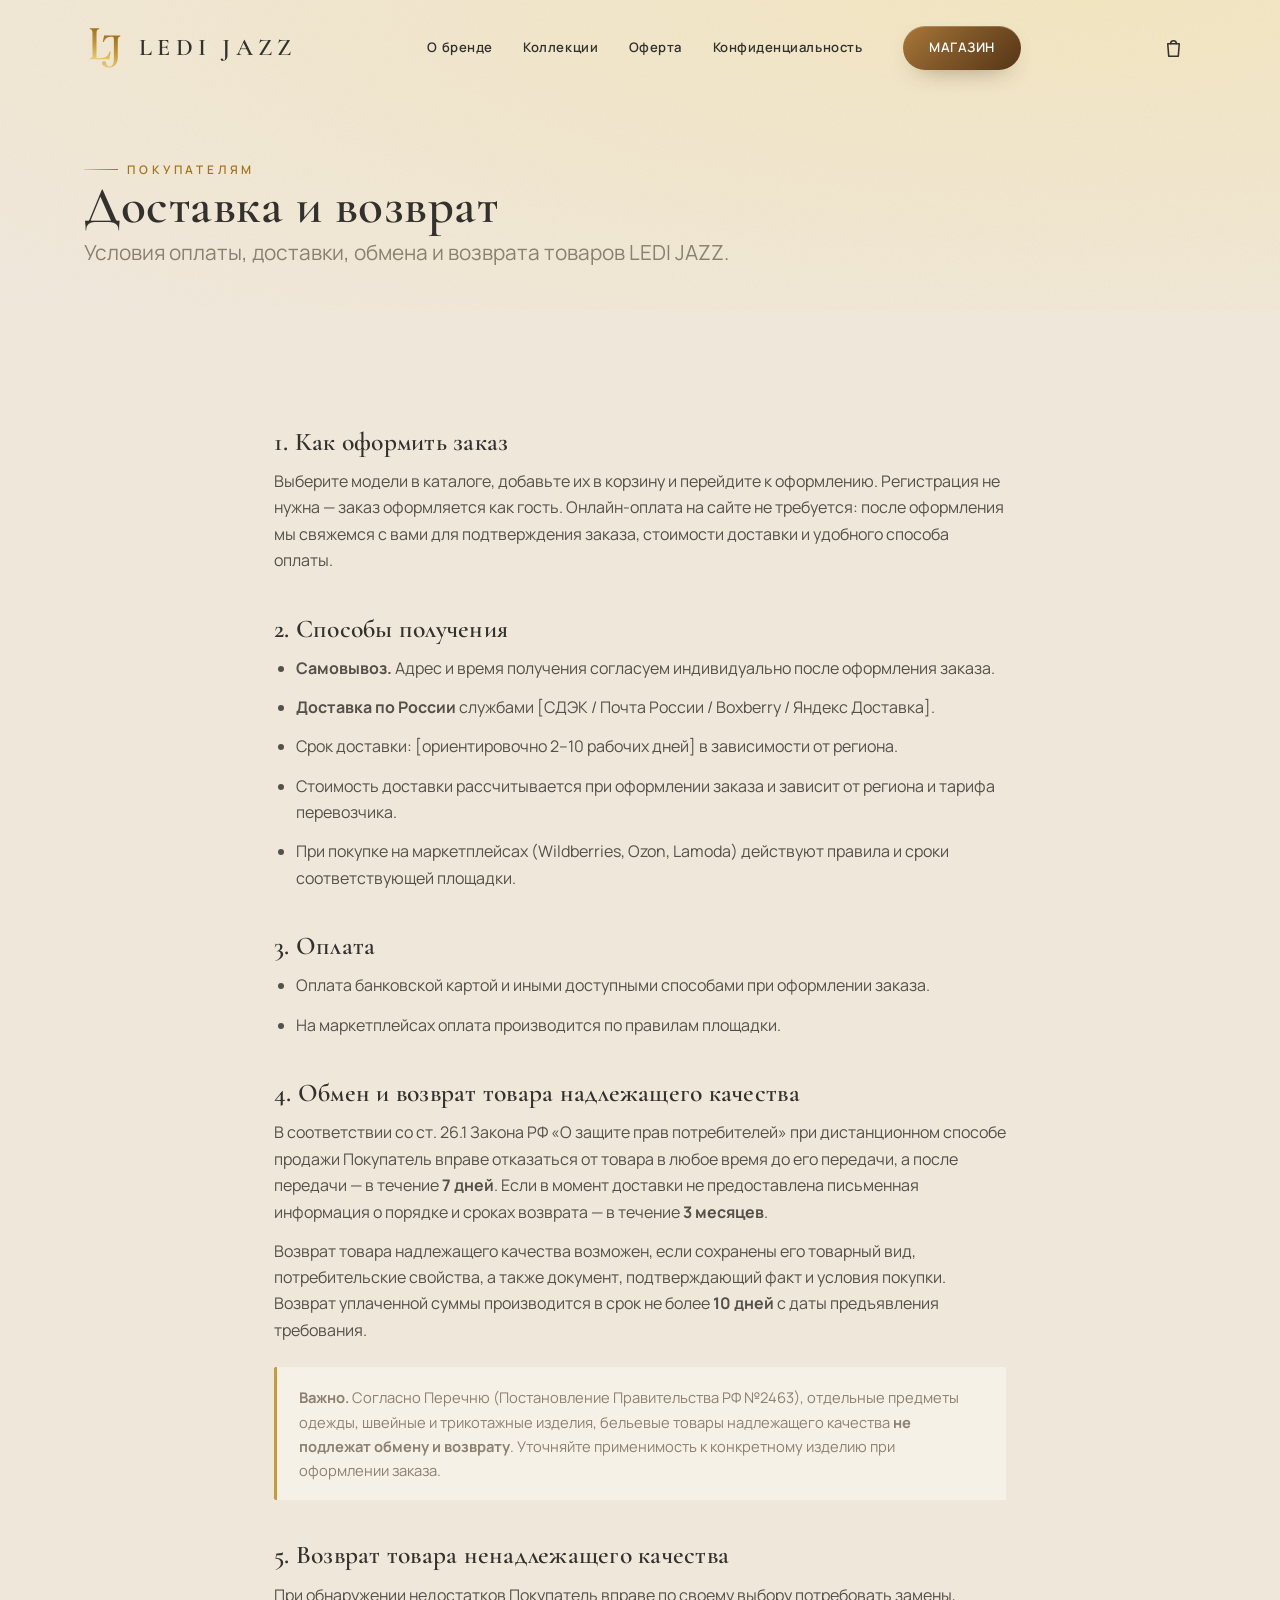
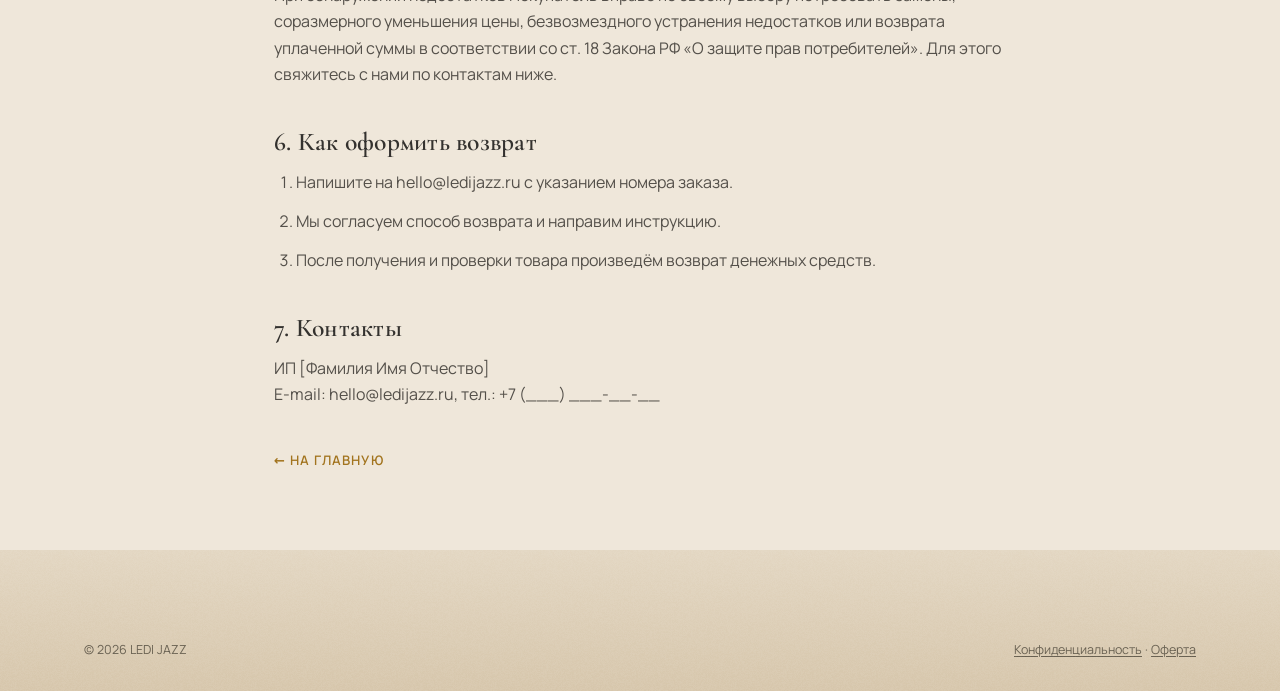
<file: delivery.html>
<!DOCTYPE html>
<html lang="ru">
<head>
  <meta charset="UTF-8" />
  <meta name="viewport" content="width=device-width, initial-scale=1.0" />
  <title>Доставка и возврат — LEDI JAZZ</title>
  <meta name="description" content="Условия доставки, оплаты, обмена и возврата товаров LEDI JAZZ в соответствии с законодательством РФ." />
  <meta name="robots" content="noindex" />
  <link rel="icon" type="image/svg+xml" href="assets/img/ledijazz-logo.svg" />
  <link rel="icon" type="image/png" sizes="512x512" href="assets/img/favicon-512.png" />
  <link rel="stylesheet" href="assets/css/styles.css?v=20261103" />
</head>
<body>
  <header class="site-header scrolled">
    <div class="container">
      <a class="brand" href="index.html#top"><img class="mark" src="assets/img/ledijazz-logo.svg" alt="" /><span class="wordmark">Ledi Jazz</span></a>
      <nav class="nav-links"><a href="about.html">О бренде</a><a href="collection.html">Коллекции</a><a href="offer.html">Оферта</a><a href="privacy.html">Конфиденциальность</a><a class="btn btn-gold nav-cta" href="shop.html">Магазин</a></nav>
      <button class="nav-toggle" aria-label="Меню" aria-expanded="false"><span></span><span></span><span></span></button>
    </div>
  </header>

  <section class="legal-hero grain">
    <div class="container">
      <span class="kicker">Покупателям</span>
      <h1 class="title" style="font-size:clamp(2rem,5vw,3.2rem)">Доставка и возврат</h1>
      <p class="lead">Условия оплаты, доставки, обмена и возврата товаров LEDI JAZZ.</p>
    </div>
  </section>

  <section class="legal-body">
    <div class="container">

      <h2>1. Как оформить заказ</h2>
      <p>Выберите модели в <a href="shop.html">каталоге</a>, добавьте их в корзину и перейдите к оформлению.
        Регистрация не нужна — заказ оформляется как гость. Онлайн-оплата на сайте не требуется: после оформления
        мы свяжемся с вами для подтверждения заказа, стоимости доставки и удобного способа оплаты.</p>

      <h2>2. Способы получения</h2>
      <ul>
        <li><strong>Самовывоз.</strong> Адрес и время получения согласуем индивидуально после оформления заказа.</li>
        <li><strong>Доставка по России</strong> службами <span class="ph">[СДЭК / Почта России / Boxberry / Яндекс Доставка]</span>.</li>
        <li>Срок доставки: <span class="ph">[ориентировочно 2–10 рабочих дней]</span> в зависимости от региона.</li>
        <li>Стоимость доставки рассчитывается при оформлении заказа и зависит от региона и тарифа перевозчика.</li>
        <li>При покупке на маркетплейсах (Wildberries, Ozon, Lamoda) действуют правила и сроки соответствующей площадки.</li>
      </ul>

      <h2>3. Оплата</h2>
      <ul>
        <li>Оплата банковской картой и иными доступными способами при оформлении заказа.</li>
        <li>На маркетплейсах оплата производится по правилам площадки.</li>
      </ul>

      <h2>4. Обмен и возврат товара надлежащего качества</h2>
      <p>В соответствии со ст. 26.1 Закона РФ «О защите прав потребителей» при дистанционном способе продажи Покупатель
        вправе отказаться от товара в любое время до его передачи, а после передачи — в течение
        <strong>7 дней</strong>. Если в момент доставки не предоставлена письменная информация о порядке и сроках возврата —
        в течение <strong>3 месяцев</strong>.</p>
      <p>Возврат товара надлежащего качества возможен, если сохранены его товарный вид, потребительские свойства,
        а также документ, подтверждающий факт и условия покупки. Возврат уплаченной суммы производится в срок не более
        <strong>10 дней</strong> с даты предъявления требования.</p>

      <div class="legal-note">
        <strong>Важно.</strong> Согласно Перечню (Постановление Правительства РФ №2463), отдельные предметы одежды,
        швейные и трикотажные изделия, бельевые товары надлежащего качества <strong>не подлежат обмену и возврату</strong>.
        Уточняйте применимость к конкретному изделию при оформлении заказа.
      </div>

      <h2>5. Возврат товара ненадлежащего качества</h2>
      <p>При обнаружении недостатков Покупатель вправе по своему выбору потребовать замены, соразмерного уменьшения цены,
        безвозмездного устранения недостатков или возврата уплаченной суммы в соответствии со ст. 18 Закона РФ
        «О защите прав потребителей». Для этого свяжитесь с нами по контактам ниже.</p>

      <h2>6. Как оформить возврат</h2>
      <ol>
        <li>Напишите на <a data-contact-email href="mailto:hello@ledijazz.ru">hello@ledijazz.ru</a> с указанием номера заказа.</li>
        <li>Мы согласуем способ возврата и направим инструкцию.</li>
        <li>После получения и проверки товара произведём возврат денежных средств.</li>
      </ol>

      <h2>7. Контакты</h2>
      <p>
        <span class="ph" data-req="legalName">ИП [Фамилия Имя Отчество]</span><br>
        E-mail: <a data-contact-email href="mailto:hello@ledijazz.ru">hello@ledijazz.ru</a>,
        тел.: <a data-contact-phone href="tel:+7">+7 (___) ___-__-__</a>
      </p>

      <a class="back-link" href="index.html#top">← На главную</a>
    </div>
  </section>

  <footer class="site-footer grain">
    <div class="container"><div class="footer-bottom" style="border:none;padding-top:0">
      <span>© <span data-year>2026</span> LEDI JAZZ</span>
      <span><a href="privacy.html">Конфиденциальность</a> · <a href="offer.html">Оферта</a></span>
    </div></div>
  </footer>

  <script src="assets/js/config.js"></script>
  <script src="assets/js/main.js"></script>
  <script src="assets/js/catalog-default.js?v=20261103"></script>
  <script src="assets/js/shop.js?v=20261103"></script>
</body>
</html>
</file>
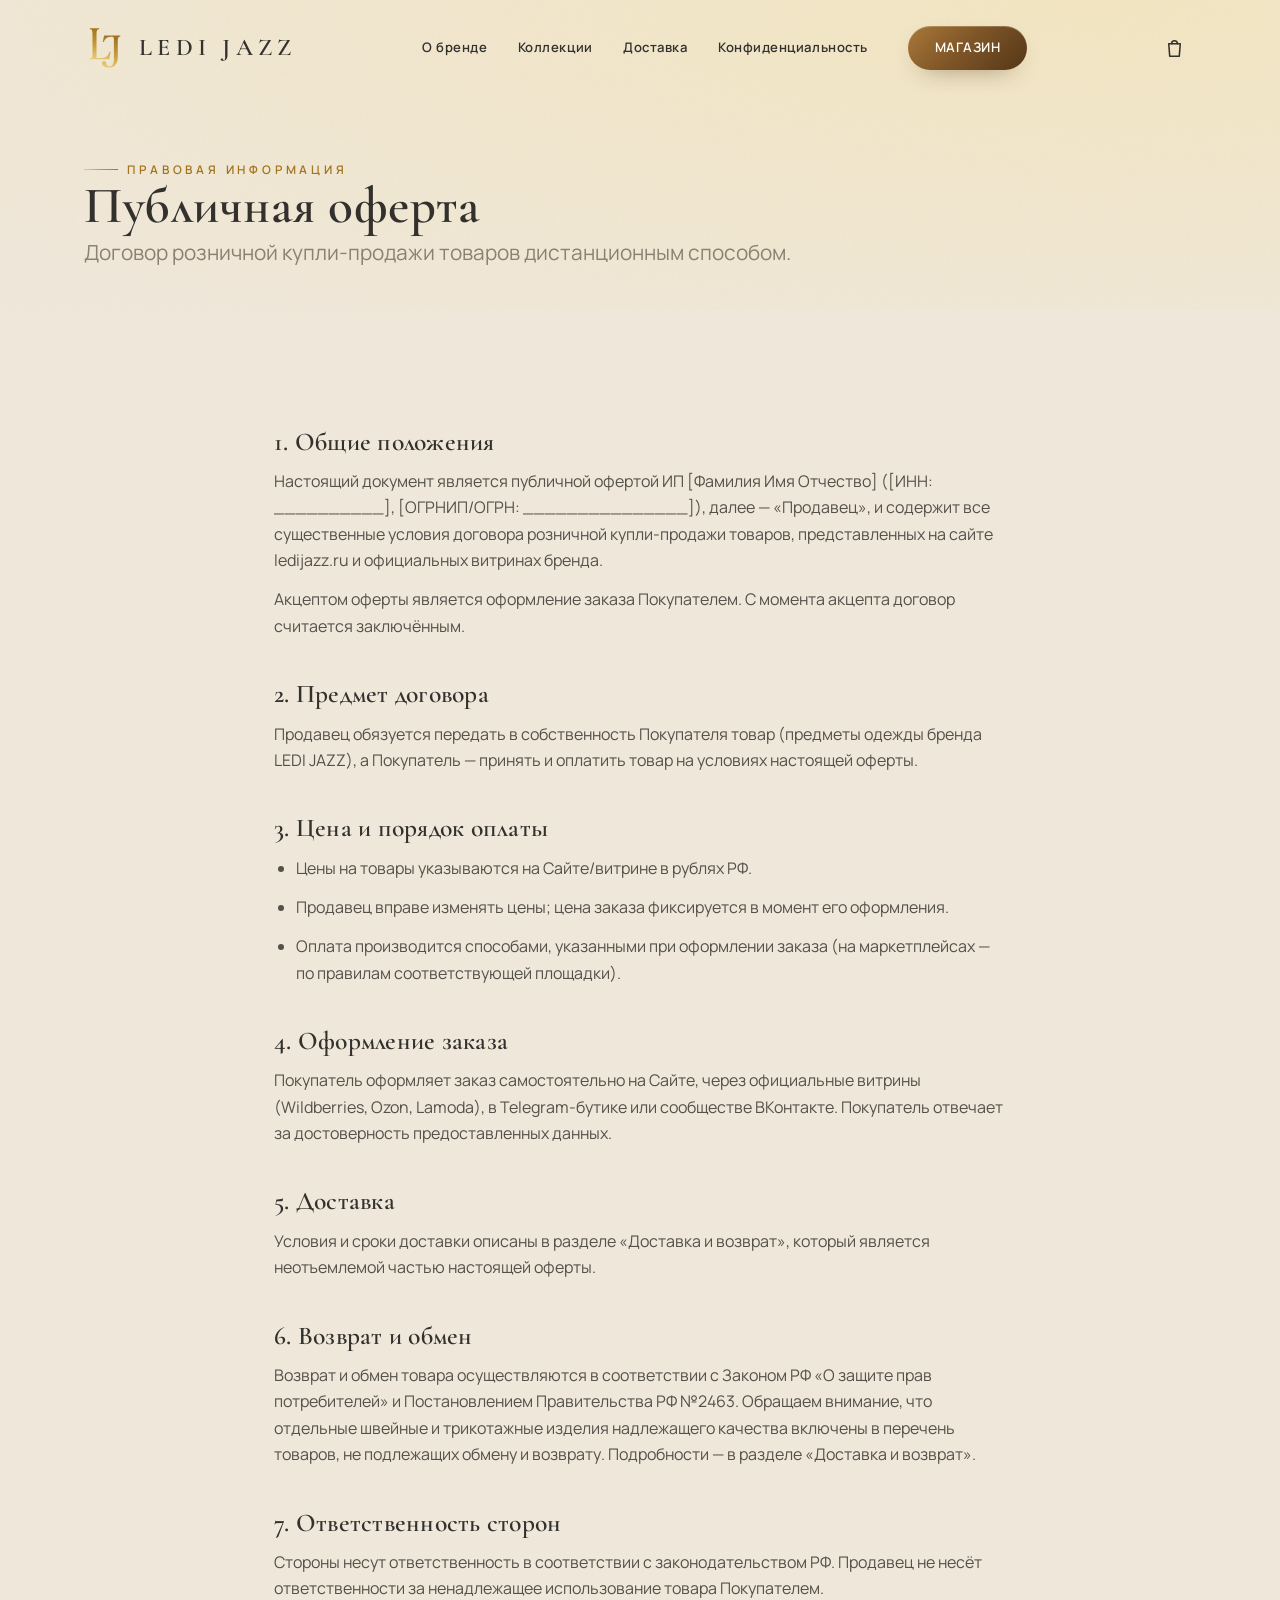
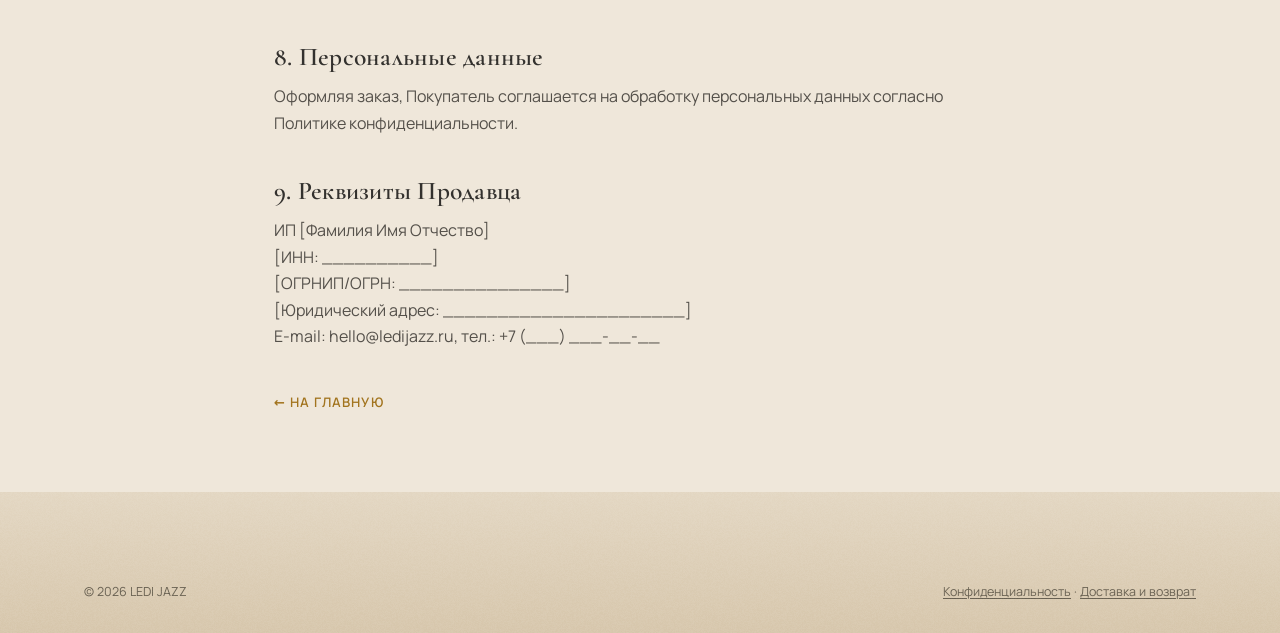
<file: offer.html>
<!DOCTYPE html>
<html lang="ru">
<head>
  <meta charset="UTF-8" />
  <meta name="viewport" content="width=device-width, initial-scale=1.0" />
  <title>Публичная оферта — LEDI JAZZ</title>
  <meta name="description" content="Публичная оферта (договор розничной купли-продажи) интернет-витрины LEDI JAZZ." />
  <meta name="robots" content="noindex" />
  <link rel="icon" type="image/svg+xml" href="assets/img/ledijazz-logo.svg" />
  <link rel="icon" type="image/png" sizes="512x512" href="assets/img/favicon-512.png" />
  <link rel="stylesheet" href="assets/css/styles.css?v=20261103" />
</head>
<body>
  <header class="site-header scrolled">
    <div class="container">
      <a class="brand" href="index.html#top"><img class="mark" src="assets/img/ledijazz-logo.svg" alt="" /><span class="wordmark">Ledi Jazz</span></a>
      <nav class="nav-links"><a href="about.html">О бренде</a><a href="collection.html">Коллекции</a><a href="delivery.html">Доставка</a><a href="privacy.html">Конфиденциальность</a><a class="btn btn-gold nav-cta" href="shop.html">Магазин</a></nav>
      <button class="nav-toggle" aria-label="Меню" aria-expanded="false"><span></span><span></span><span></span></button>
    </div>
  </header>

  <section class="legal-hero grain">
    <div class="container">
      <span class="kicker">Правовая информация</span>
      <h1 class="title" style="font-size:clamp(2rem,5vw,3.2rem)">Публичная оферта</h1>
      <p class="lead">Договор розничной купли-продажи товаров дистанционным способом.</p>
    </div>
  </section>

  <section class="legal-body">
    <div class="container">

      <h2>1. Общие положения</h2>
      <p>Настоящий документ является публичной офертой <span class="ph" data-req="legalName">ИП [Фамилия Имя Отчество]</span>
        (<span class="ph" data-req="inn">[ИНН: __________]</span>,
        <span class="ph" data-req="ogrn">[ОГРНИП/ОГРН: _______________]</span>), далее — «Продавец»,
        и содержит все существенные условия договора розничной купли-продажи товаров, представленных на сайте
        <span class="ph">ledijazz.ru</span> и официальных витринах бренда.</p>
      <p>Акцептом оферты является оформление заказа Покупателем. С момента акцепта договор считается заключённым.</p>

      <h2>2. Предмет договора</h2>
      <p>Продавец обязуется передать в собственность Покупателя товар (предметы одежды бренда LEDI JAZZ),
        а Покупатель — принять и оплатить товар на условиях настоящей оферты.</p>

      <h2>3. Цена и порядок оплаты</h2>
      <ul>
        <li>Цены на товары указываются на Сайте/витрине в рублях РФ.</li>
        <li>Продавец вправе изменять цены; цена заказа фиксируется в момент его оформления.</li>
        <li>Оплата производится способами, указанными при оформлении заказа (на маркетплейсах — по правилам соответствующей площадки).</li>
      </ul>

      <h2>4. Оформление заказа</h2>
      <p>Покупатель оформляет заказ самостоятельно на Сайте, через официальные витрины (Wildberries, Ozon, Lamoda),
        в Telegram-бутике или сообществе ВКонтакте. Покупатель отвечает за достоверность предоставленных данных.</p>

      <h2>5. Доставка</h2>
      <p>Условия и сроки доставки описаны в разделе <a href="delivery.html">«Доставка и возврат»</a>,
        который является неотъемлемой частью настоящей оферты.</p>

      <h2>6. Возврат и обмен</h2>
      <p>Возврат и обмен товара осуществляются в соответствии с Законом РФ «О защите прав потребителей» и
        Постановлением Правительства РФ №2463. Обращаем внимание, что отдельные швейные и трикотажные изделия
        надлежащего качества включены в перечень товаров, не подлежащих обмену и возврату. Подробности — в разделе
        <a href="delivery.html">«Доставка и возврат»</a>.</p>

      <h2>7. Ответственность сторон</h2>
      <p>Стороны несут ответственность в соответствии с законодательством РФ. Продавец не несёт ответственности за
        ненадлежащее использование товара Покупателем.</p>

      <h2>8. Персональные данные</h2>
      <p>Оформляя заказ, Покупатель соглашается на обработку персональных данных согласно
        <a href="privacy.html">Политике конфиденциальности</a>.</p>

      <h2>9. Реквизиты Продавца</h2>
      <p>
        <span class="ph" data-req="legalName">ИП [Фамилия Имя Отчество]</span><br>
        <span class="ph" data-req="inn">[ИНН: __________]</span><br>
        <span class="ph" data-req="ogrn">[ОГРНИП/ОГРН: _______________]</span><br>
        <span class="ph" data-req="address">[Юридический адрес: ______________________]</span><br>
        E-mail: <a data-contact-email href="mailto:hello@ledijazz.ru">hello@ledijazz.ru</a>,
        тел.: <a data-contact-phone href="tel:+7">+7 (___) ___-__-__</a>
      </p>

      <a class="back-link" href="index.html#top">← На главную</a>
    </div>
  </section>

  <footer class="site-footer grain">
    <div class="container"><div class="footer-bottom" style="border:none;padding-top:0">
      <span>© <span data-year>2026</span> LEDI JAZZ</span>
      <span><a href="privacy.html">Конфиденциальность</a> · <a href="delivery.html">Доставка и возврат</a></span>
    </div></div>
  </footer>

  <script src="assets/js/config.js"></script>
  <script src="assets/js/main.js"></script>
  <script src="assets/js/catalog-default.js?v=20261103"></script>
  <script src="assets/js/shop.js?v=20261103"></script>
</body>
</html>
</file>
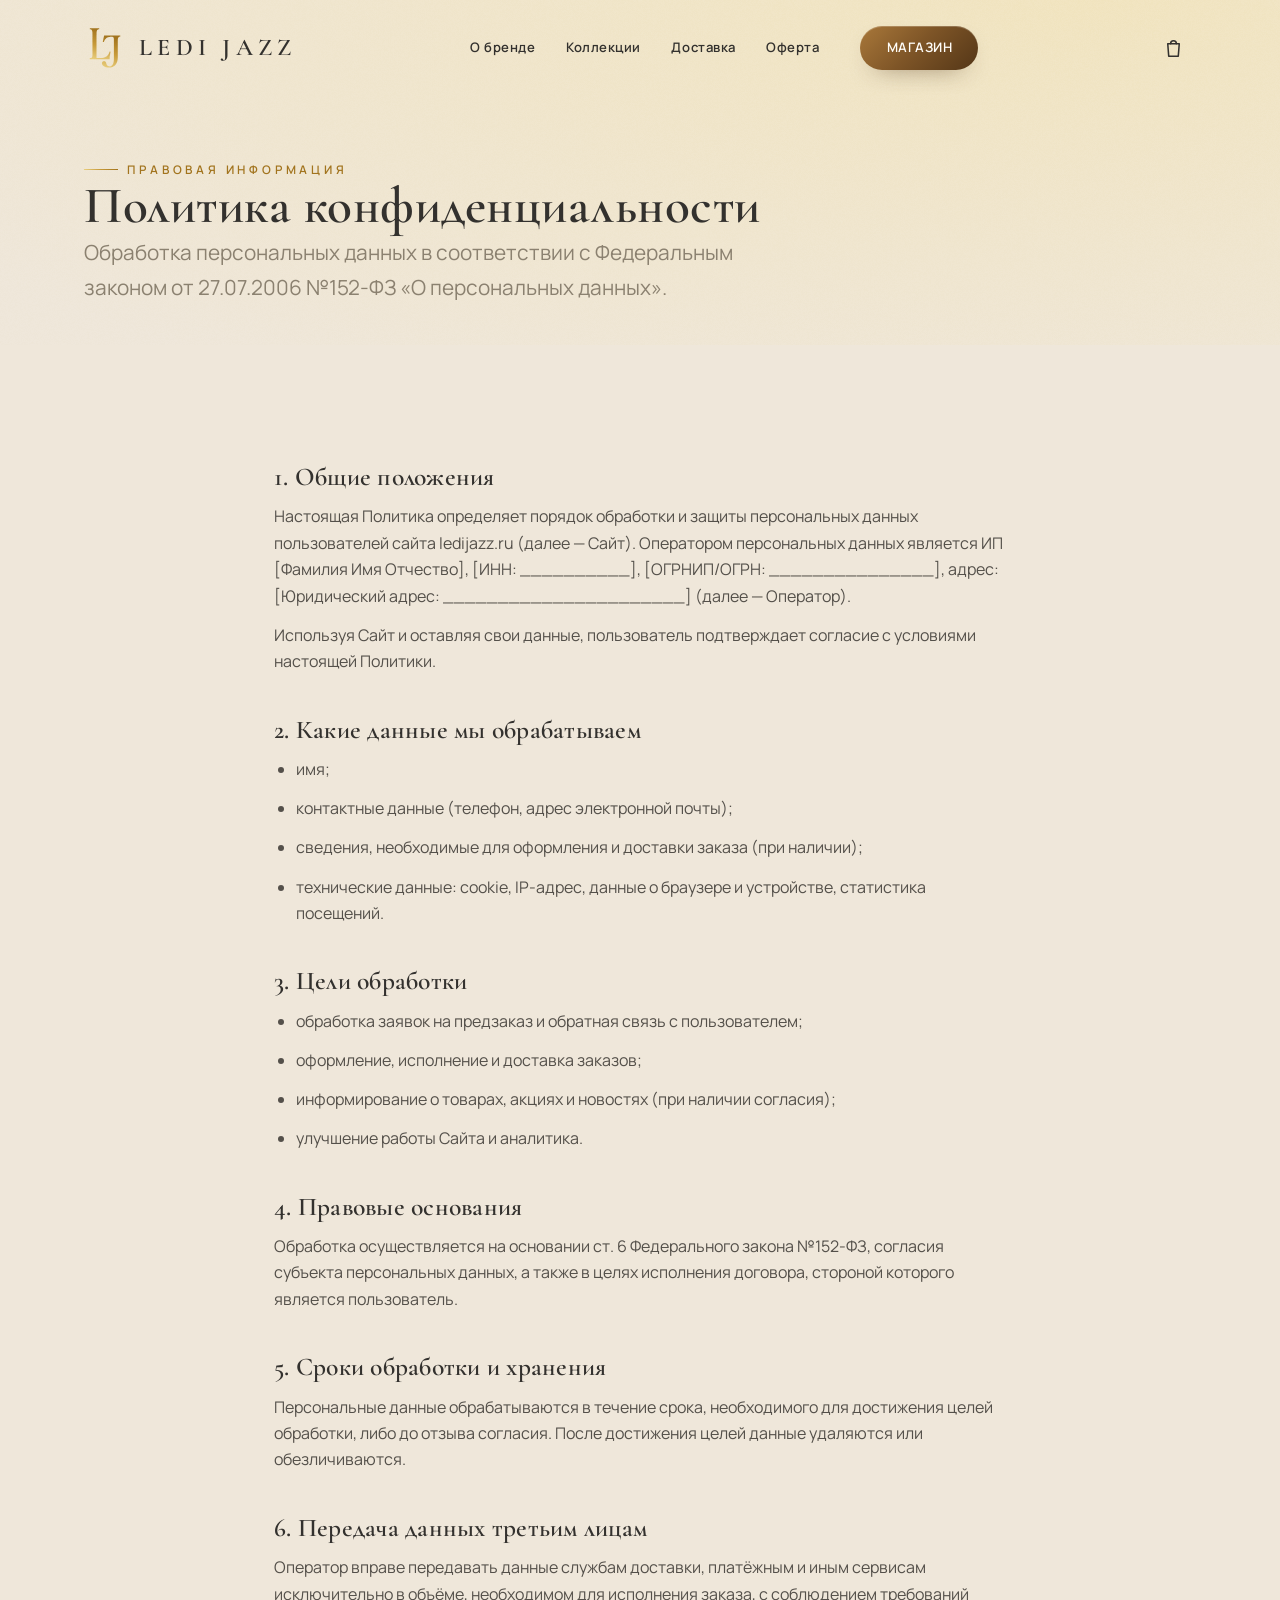
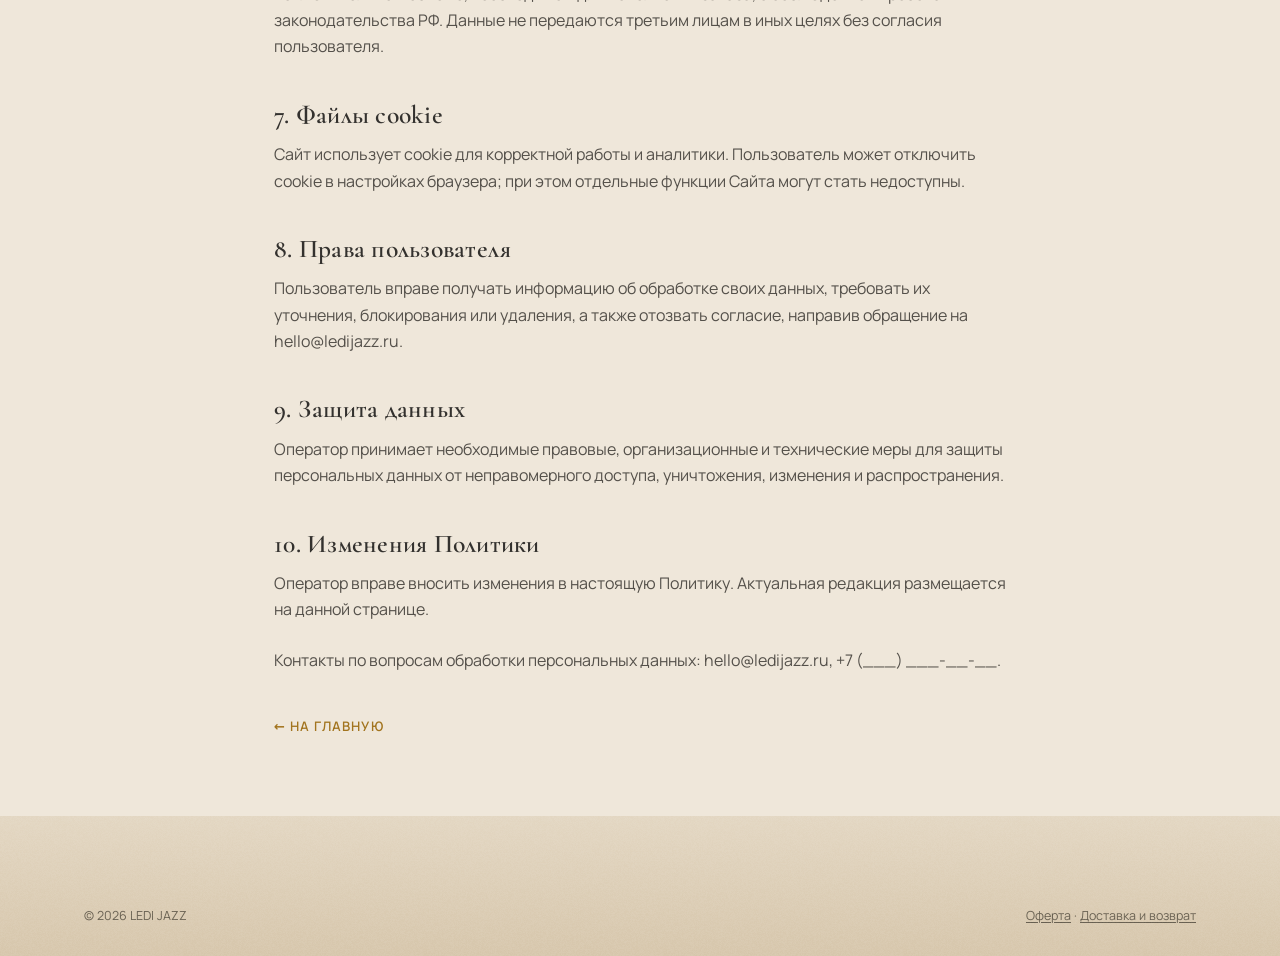
<file: privacy.html>
<!DOCTYPE html>
<html lang="ru">
<head>
  <meta charset="UTF-8" />
  <meta name="viewport" content="width=device-width, initial-scale=1.0" />
  <title>Политика конфиденциальности — LEDI JAZZ</title>
  <meta name="description" content="Политика обработки персональных данных LEDI JAZZ в соответствии с Федеральным законом №152-ФЗ «О персональных данных»." />
  <meta name="robots" content="noindex" />
  <link rel="icon" type="image/svg+xml" href="assets/img/ledijazz-logo.svg" />
  <link rel="icon" type="image/png" sizes="512x512" href="assets/img/favicon-512.png" />
  <link rel="stylesheet" href="assets/css/styles.css?v=20261103" />
</head>
<body>
  <header class="site-header scrolled">
    <div class="container">
      <a class="brand" href="index.html#top"><img class="mark" src="assets/img/ledijazz-logo.svg" alt="" /><span class="wordmark">Ledi Jazz</span></a>
      <nav class="nav-links"><a href="about.html">О бренде</a><a href="collection.html">Коллекции</a><a href="delivery.html">Доставка</a><a href="offer.html">Оферта</a><a class="btn btn-gold nav-cta" href="shop.html">Магазин</a></nav>
      <button class="nav-toggle" aria-label="Меню" aria-expanded="false"><span></span><span></span><span></span></button>
    </div>
  </header>

  <section class="legal-hero grain">
    <div class="container">
      <span class="kicker">Правовая информация</span>
      <h1 class="title" style="font-size:clamp(2rem,5vw,3.2rem)">Политика конфиденциальности</h1>
      <p class="lead">Обработка персональных данных в соответствии с Федеральным законом от 27.07.2006 №152-ФЗ «О персональных данных».</p>
    </div>
  </section>

  <section class="legal-body">
    <div class="container">

      <h2>1. Общие положения</h2>
      <p>Настоящая Политика определяет порядок обработки и защиты персональных данных пользователей сайта
        <span class="ph">ledijazz.ru</span> (далее — Сайт). Оператором персональных данных является
        <span class="ph" data-req="legalName">ИП [Фамилия Имя Отчество]</span>,
        <span class="ph" data-req="inn">[ИНН: __________]</span>,
        <span class="ph" data-req="ogrn">[ОГРНИП/ОГРН: _______________]</span>,
        адрес: <span class="ph" data-req="address">[Юридический адрес: ______________________]</span> (далее — Оператор).</p>
      <p>Используя Сайт и оставляя свои данные, пользователь подтверждает согласие с условиями настоящей Политики.</p>

      <h2>2. Какие данные мы обрабатываем</h2>
      <ul>
        <li>имя;</li>
        <li>контактные данные (телефон, адрес электронной почты);</li>
        <li>сведения, необходимые для оформления и доставки заказа (при наличии);</li>
        <li>технические данные: cookie, IP-адрес, данные о браузере и устройстве, статистика посещений.</li>
      </ul>

      <h2>3. Цели обработки</h2>
      <ul>
        <li>обработка заявок на предзаказ и обратная связь с пользователем;</li>
        <li>оформление, исполнение и доставка заказов;</li>
        <li>информирование о товарах, акциях и новостях (при наличии согласия);</li>
        <li>улучшение работы Сайта и аналитика.</li>
      </ul>

      <h2>4. Правовые основания</h2>
      <p>Обработка осуществляется на основании ст. 6 Федерального закона №152-ФЗ, согласия субъекта персональных данных,
        а также в целях исполнения договора, стороной которого является пользователь.</p>

      <h2>5. Сроки обработки и хранения</h2>
      <p>Персональные данные обрабатываются в течение срока, необходимого для достижения целей обработки, либо до отзыва согласия.
        После достижения целей данные удаляются или обезличиваются.</p>

      <h2>6. Передача данных третьим лицам</h2>
      <p>Оператор вправе передавать данные службам доставки, платёжным и иным сервисам исключительно в объёме,
        необходимом для исполнения заказа, с соблюдением требований законодательства РФ. Данные не передаются третьим лицам в иных целях без согласия пользователя.</p>

      <h2>7. Файлы cookie</h2>
      <p>Сайт использует cookie для корректной работы и аналитики. Пользователь может отключить cookie в настройках браузера;
        при этом отдельные функции Сайта могут стать недоступны.</p>

      <h2>8. Права пользователя</h2>
      <p>Пользователь вправе получать информацию об обработке своих данных, требовать их уточнения, блокирования или удаления,
        а также отозвать согласие, направив обращение на <a data-contact-email href="mailto:hello@ledijazz.ru">hello@ledijazz.ru</a>.</p>

      <h2>9. Защита данных</h2>
      <p>Оператор принимает необходимые правовые, организационные и технические меры для защиты персональных данных
        от неправомерного доступа, уничтожения, изменения и распространения.</p>

      <h2>10. Изменения Политики</h2>
      <p>Оператор вправе вносить изменения в настоящую Политику. Актуальная редакция размещается на данной странице.</p>

      <p style="margin-top:24px">Контакты по вопросам обработки персональных данных:
        <a data-contact-email href="mailto:hello@ledijazz.ru">hello@ledijazz.ru</a>,
        <a data-contact-phone href="tel:+7">+7 (___) ___-__-__</a>.</p>

      <a class="back-link" href="index.html#top">← На главную</a>
    </div>
  </section>

  <footer class="site-footer grain">
    <div class="container"><div class="footer-bottom" style="border:none;padding-top:0">
      <span>© <span data-year>2026</span> LEDI JAZZ</span>
      <span><a href="offer.html">Оферта</a> · <a href="delivery.html">Доставка и возврат</a></span>
    </div></div>
  </footer>

  <script src="assets/js/config.js"></script>
  <script src="assets/js/main.js"></script>
  <script src="assets/js/catalog-default.js?v=20261103"></script>
  <script src="assets/js/shop.js?v=20261103"></script>
</body>
</html>
</file>
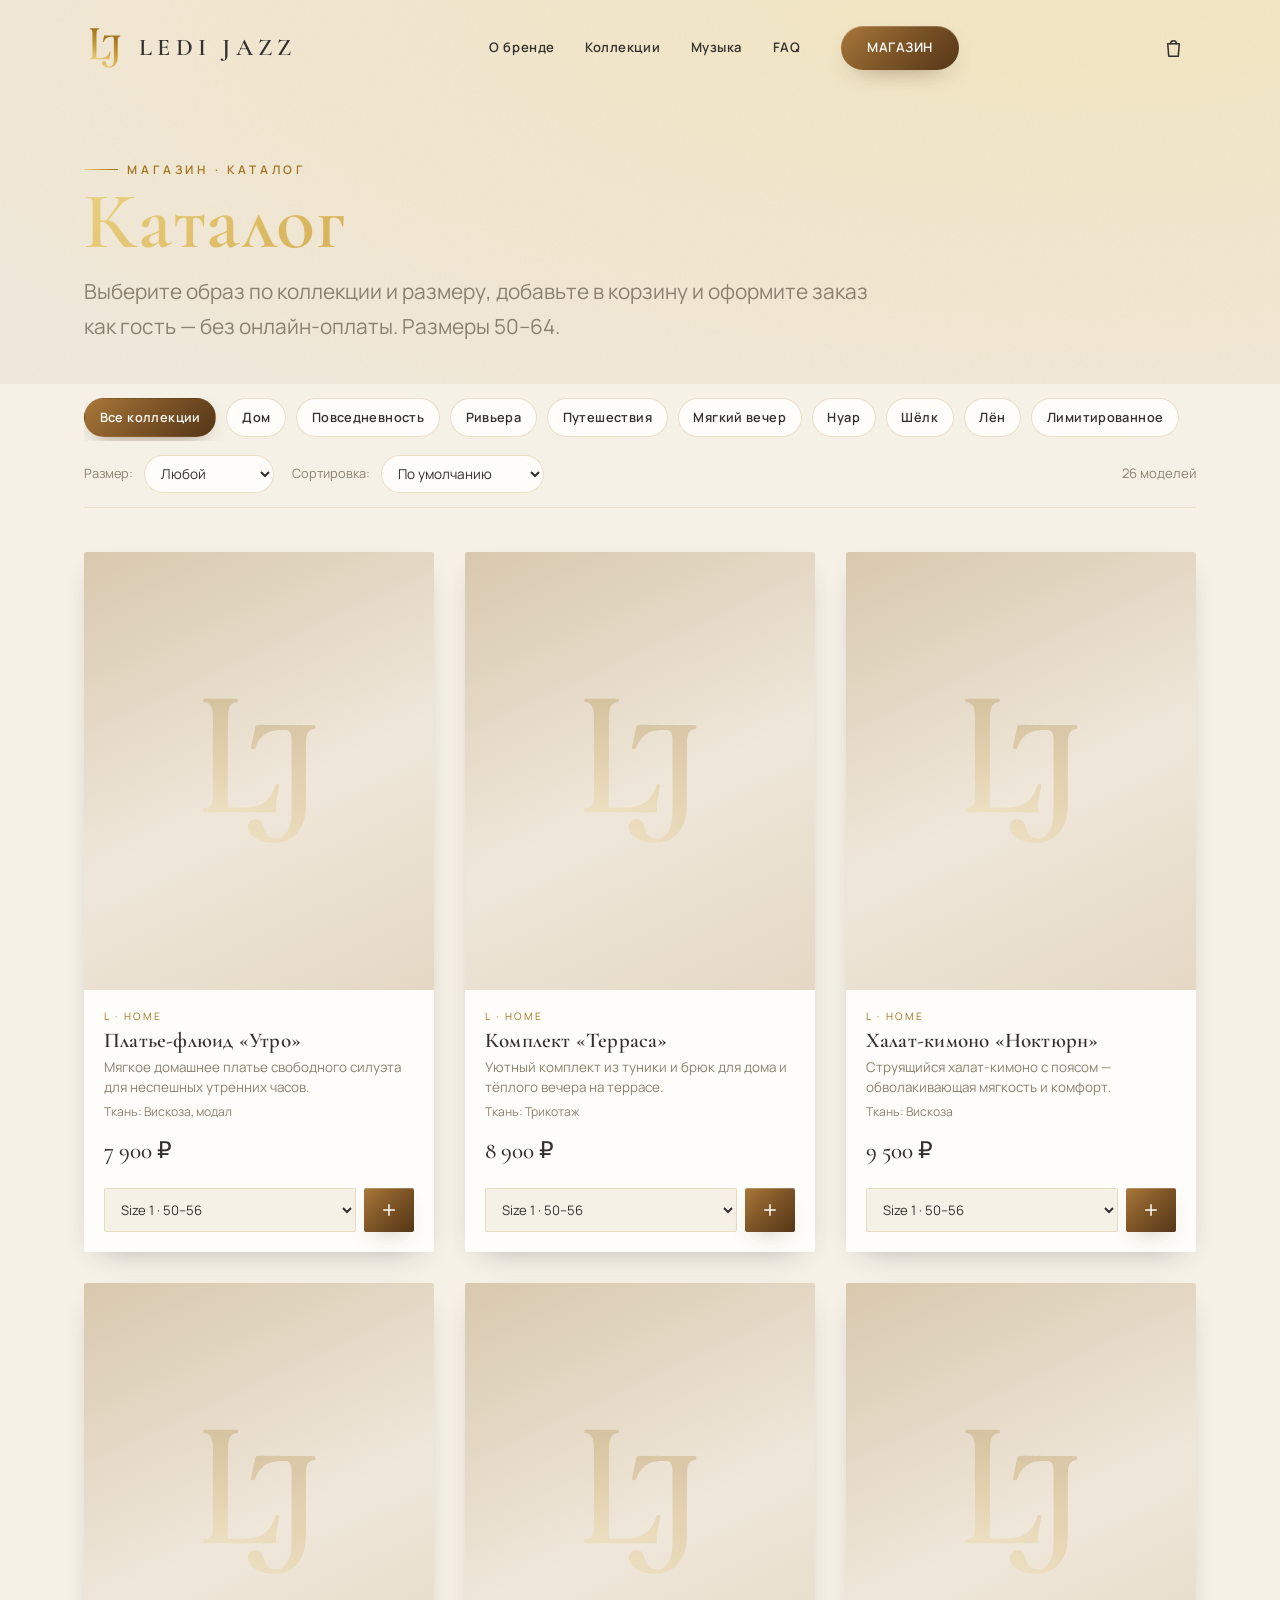
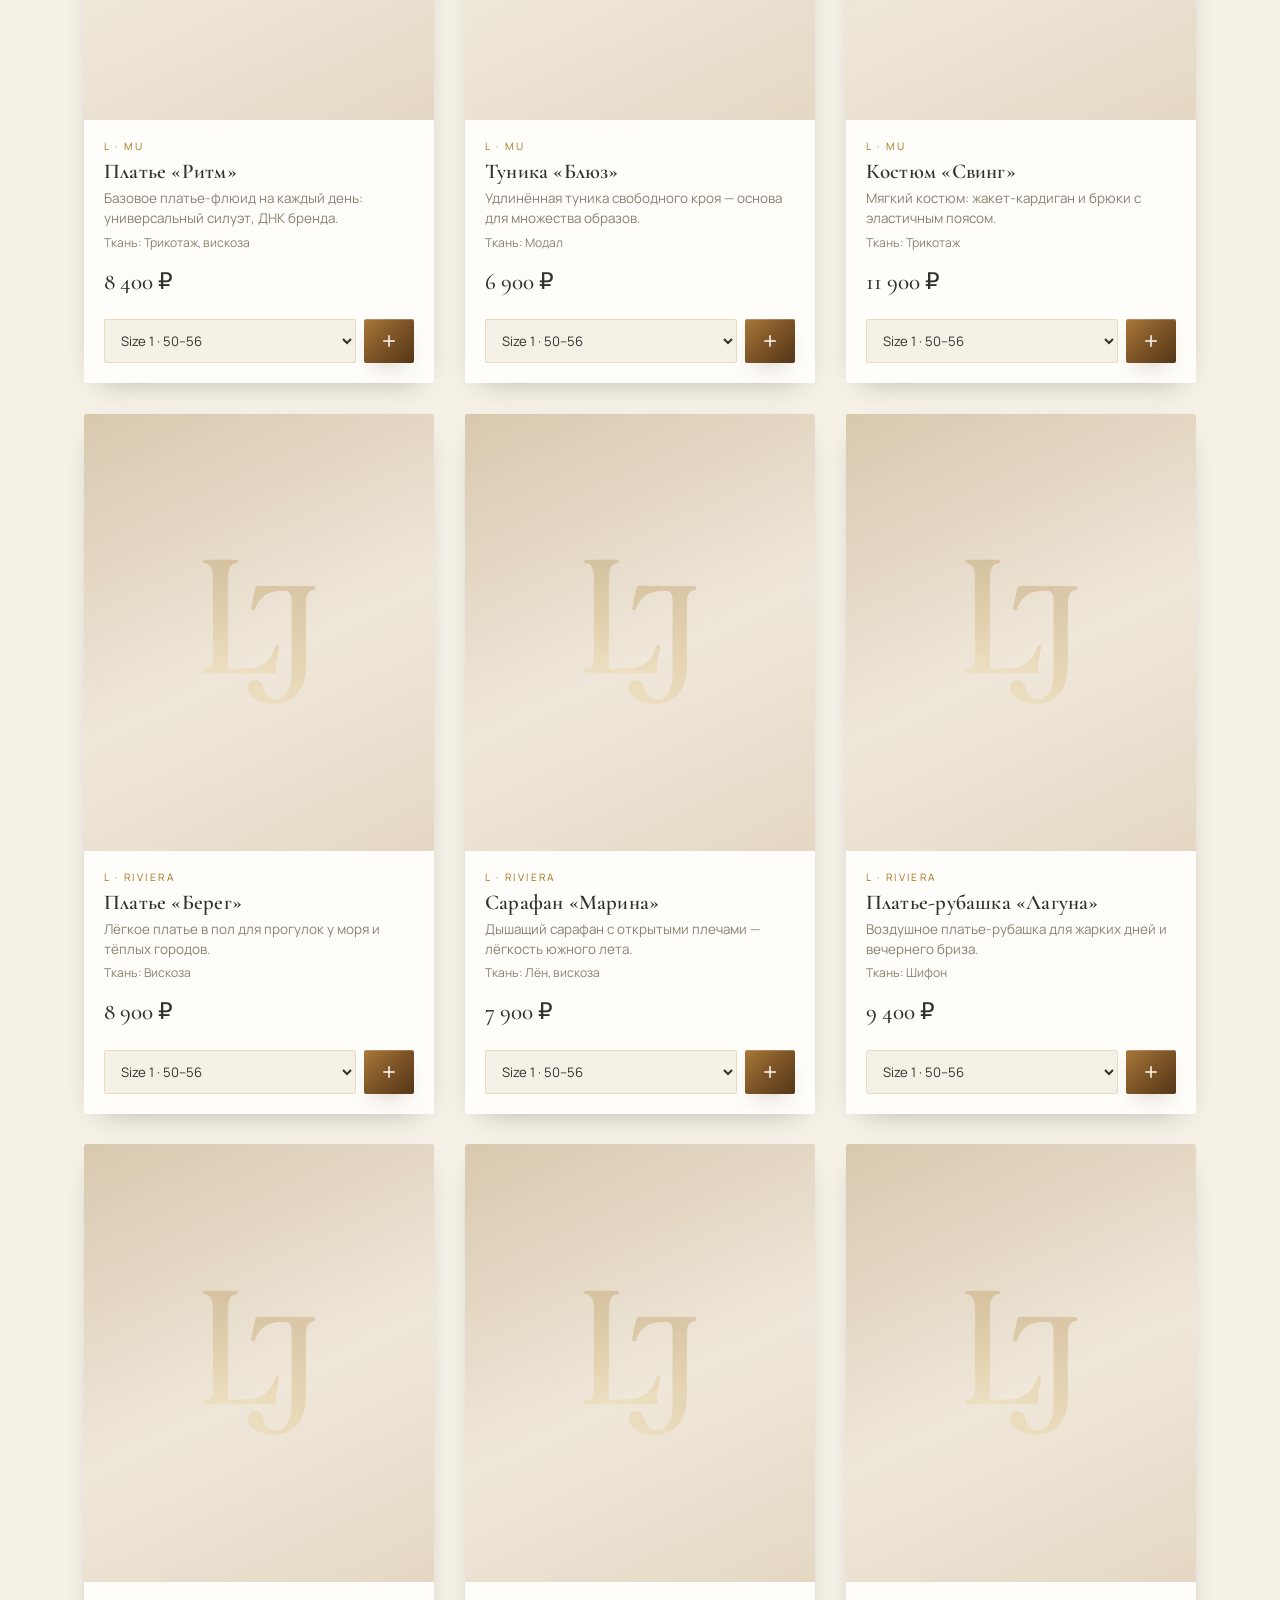
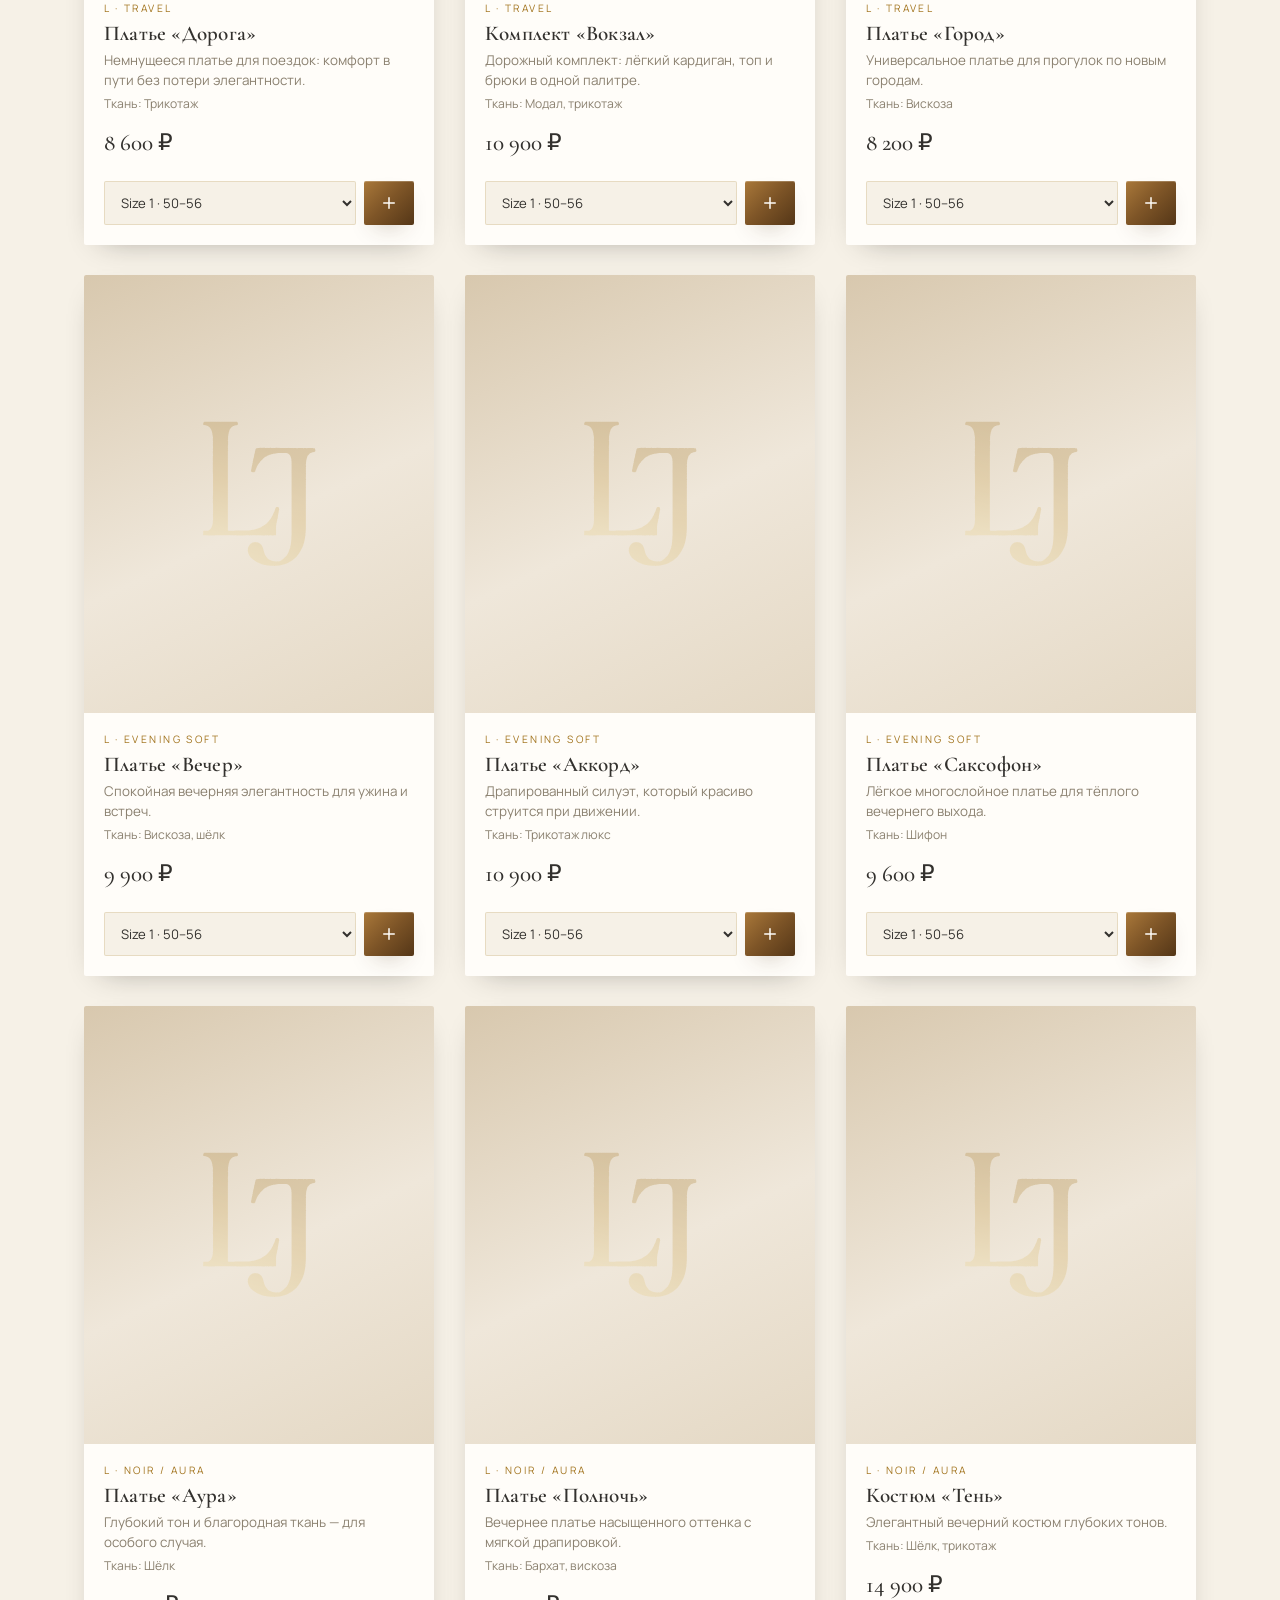
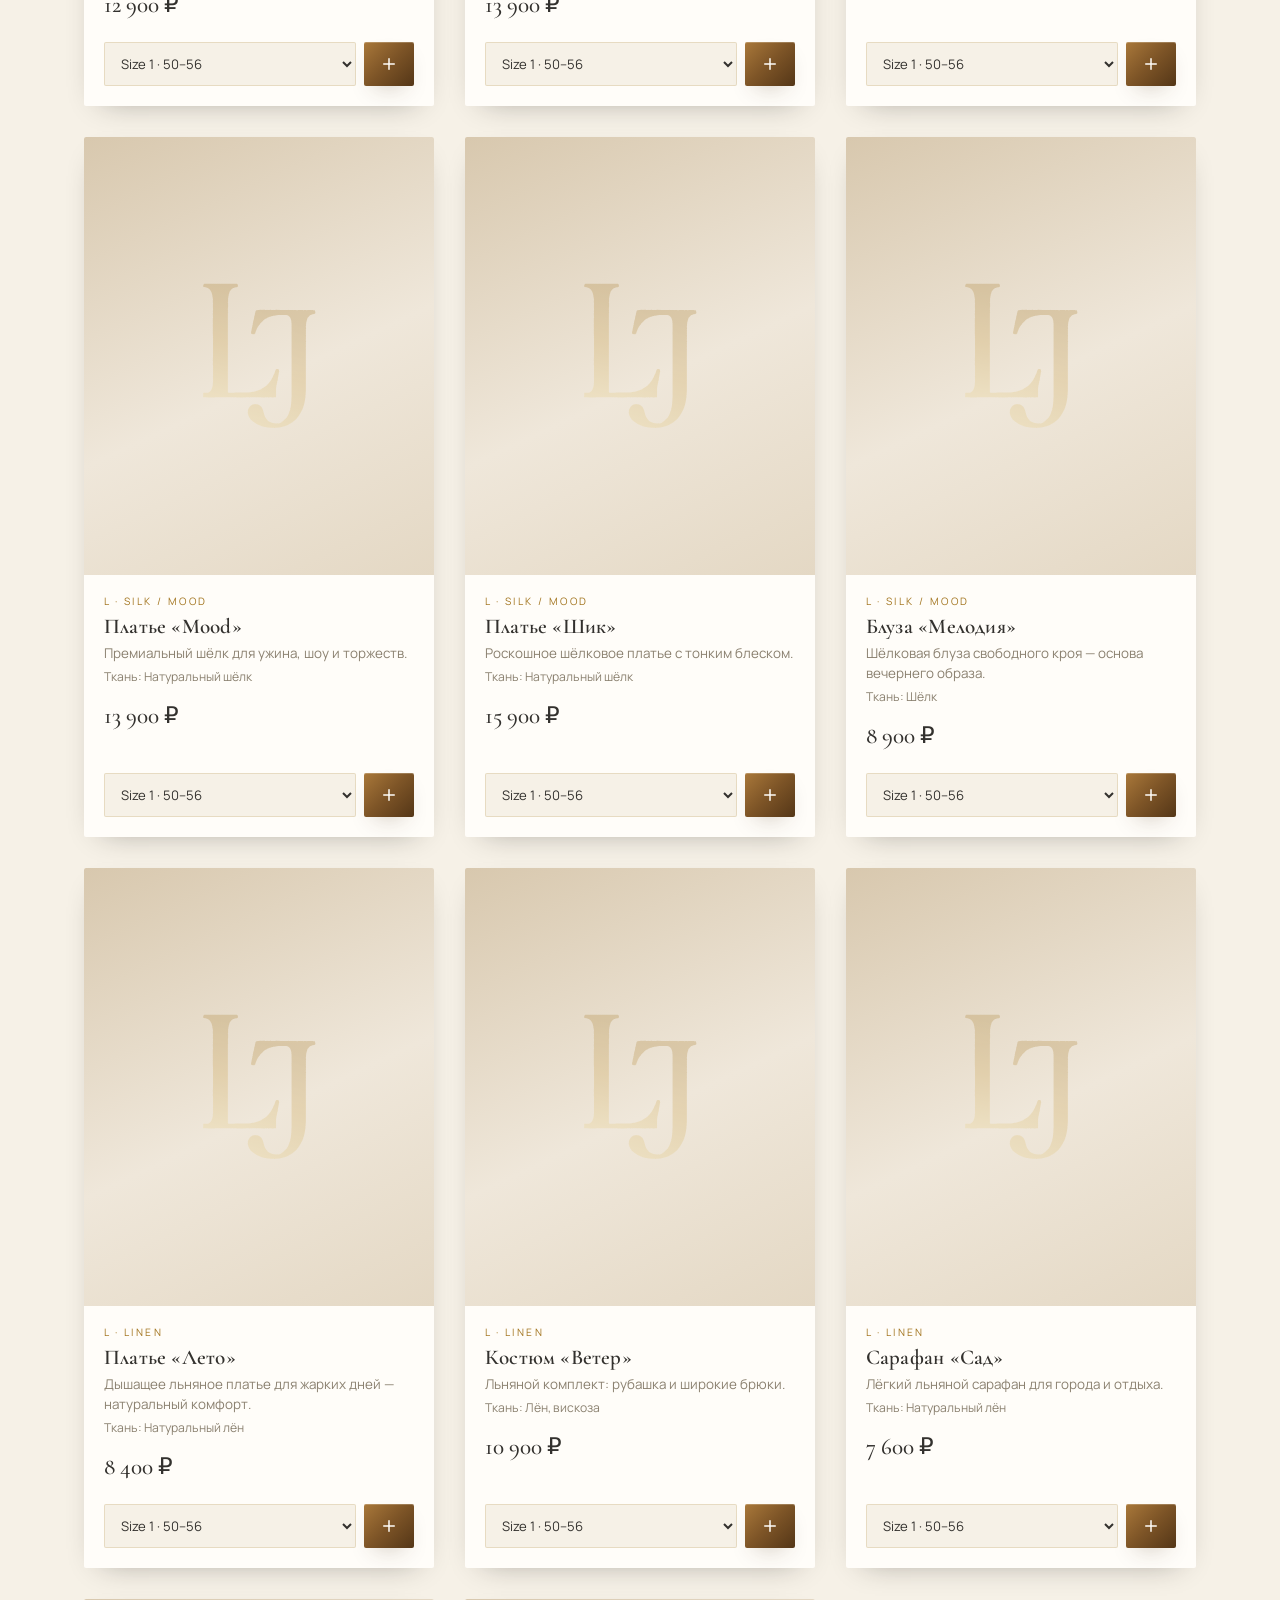
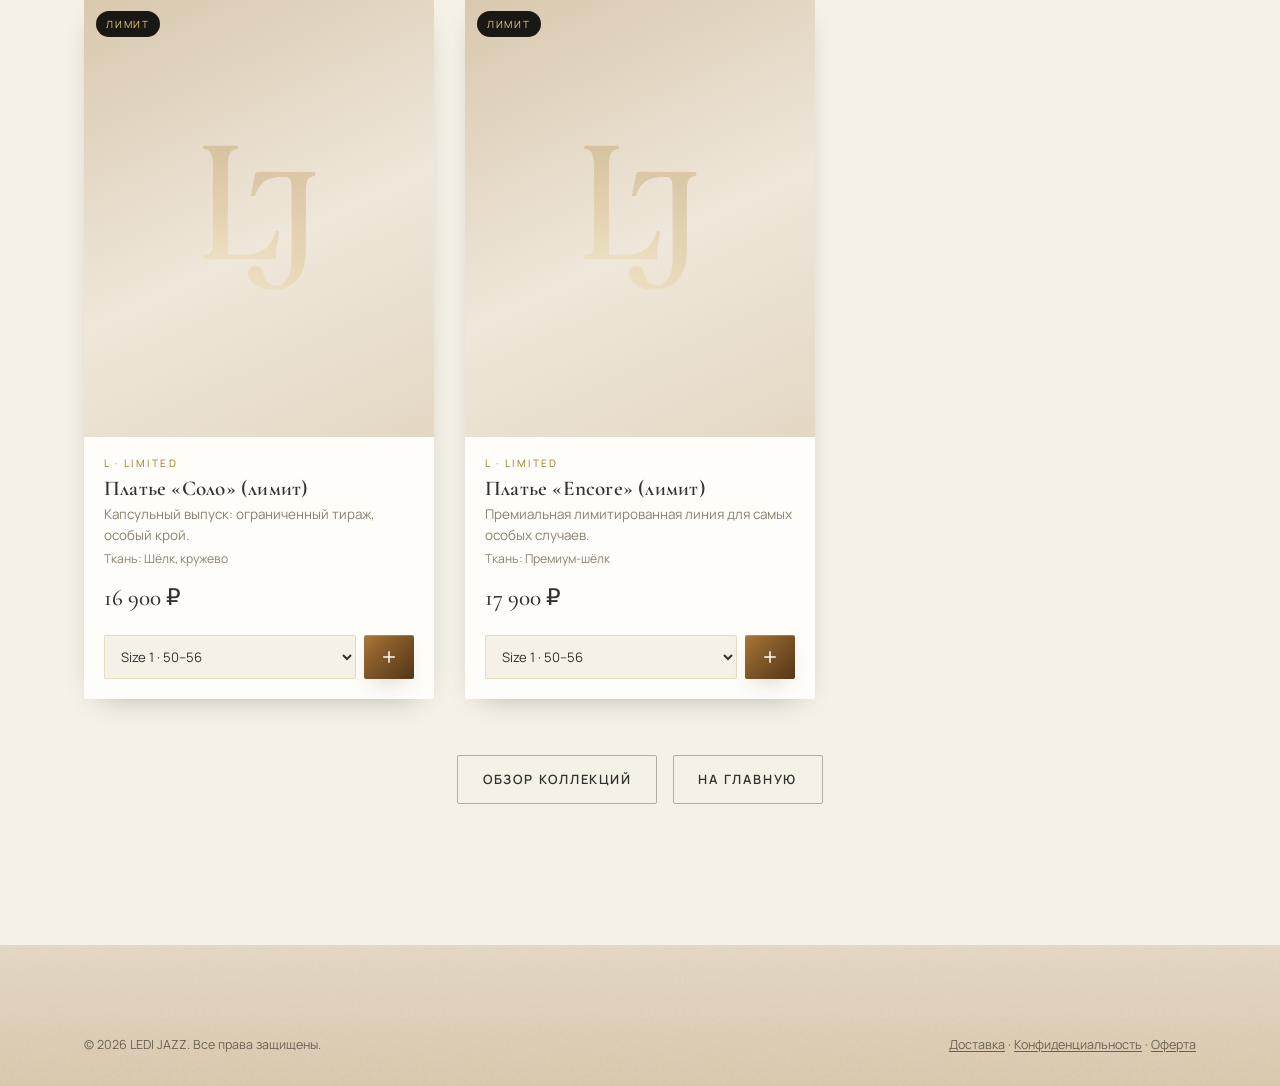
<file: shop.html>
<!DOCTYPE html>
<html lang="ru">
<head>
  <meta charset="UTF-8" />
  <meta name="viewport" content="width=device-width, initial-scale=1.0" />
  <title>Магазин LEDI JAZZ — каталог одежды-флюид, размеры 50–64</title>
  <meta name="description" content="Каталог LEDI JAZZ: платья, костюмы и комплекты-флюид по коллекциям. Фильтры по разделам и размерам, гостевая корзина и оформление заказа без онлайн-оплаты." />
  <meta name="theme-color" content="#1A1815" />
  <link rel="icon" type="image/svg+xml" href="assets/img/ledijazz-logo.svg" />
  <link rel="icon" type="image/png" sizes="512x512" href="assets/img/favicon-512.png" />
  <link rel="stylesheet" href="assets/css/styles.css?v=20261103" />
</head>
<body>

  <header class="site-header scrolled">
    <div class="container">
      <a class="brand" href="index.html#top" aria-label="LEDI JAZZ — на главную">
        <img class="mark" src="assets/img/ledijazz-logo.svg" alt="" />
        <span class="wordmark">Ledi Jazz</span>
      </a>
      <nav class="nav-links" aria-label="Главное меню">
        <a href="about.html">О бренде</a>
        <a href="collection.html">Коллекции</a>
        <a href="index.html#music">Музыка</a>
        <a href="index.html#faq">FAQ</a>
        <a class="btn btn-gold nav-cta" href="shop.html">Магазин</a>
      </nav>
      <button class="nav-toggle" aria-label="Меню" aria-expanded="false"><span></span><span></span><span></span></button>
    </div>
  </header>

  <!-- Shop hero -->
  <section class="legal-hero grain" style="padding-bottom:40px">
    <div class="container">
      <span class="kicker reveal">Магазин · каталог</span>
      <h1 class="title gold-text reveal d1" style="font-size:clamp(2.6rem,7vw,5rem);padding-bottom:.1em">Каталог</h1>
      <p class="lead reveal d2" style="color:var(--muted);max-width:62ch">Выберите образ по коллекции и размеру, добавьте в корзину и оформите заказ как гость — без онлайн-оплаты. Размеры 50–64.</p>
    </div>
  </section>

  <!-- Catalog -->
  <section class="section-ivory" style="padding-top:0">
    <div class="container">
      <div class="shop-toolbar" id="shop-toolbar"></div>
      <div id="shop-grid" class="product-grid"></div>

      <div class="btn-row reveal" style="justify-content:center;margin-top:56px">
        <a class="btn btn-ghost" href="collection.html">Обзор коллекций</a>
        <a class="btn btn-ghost" href="index.html#top">На главную</a>
      </div>
    </div>
  </section>

  <footer class="site-footer grain">
    <div class="container">
      <div class="footer-bottom" style="border:none;padding-top:0">
        <span>© <span data-year>2026</span> LEDI JAZZ. Все права защищены.</span>
        <span><a href="delivery.html">Доставка</a> · <a href="privacy.html">Конфиденциальность</a> · <a href="offer.html">Оферта</a></span>
      </div>
    </div>
  </footer>

  <script src="assets/js/config.js"></script>
  <script src="assets/js/main.js"></script>
  <script src="assets/js/catalog-default.js?v=20261103"></script>
  <script src="assets/js/shop.js?v=20261103"></script>
</body>
</html>
</file>
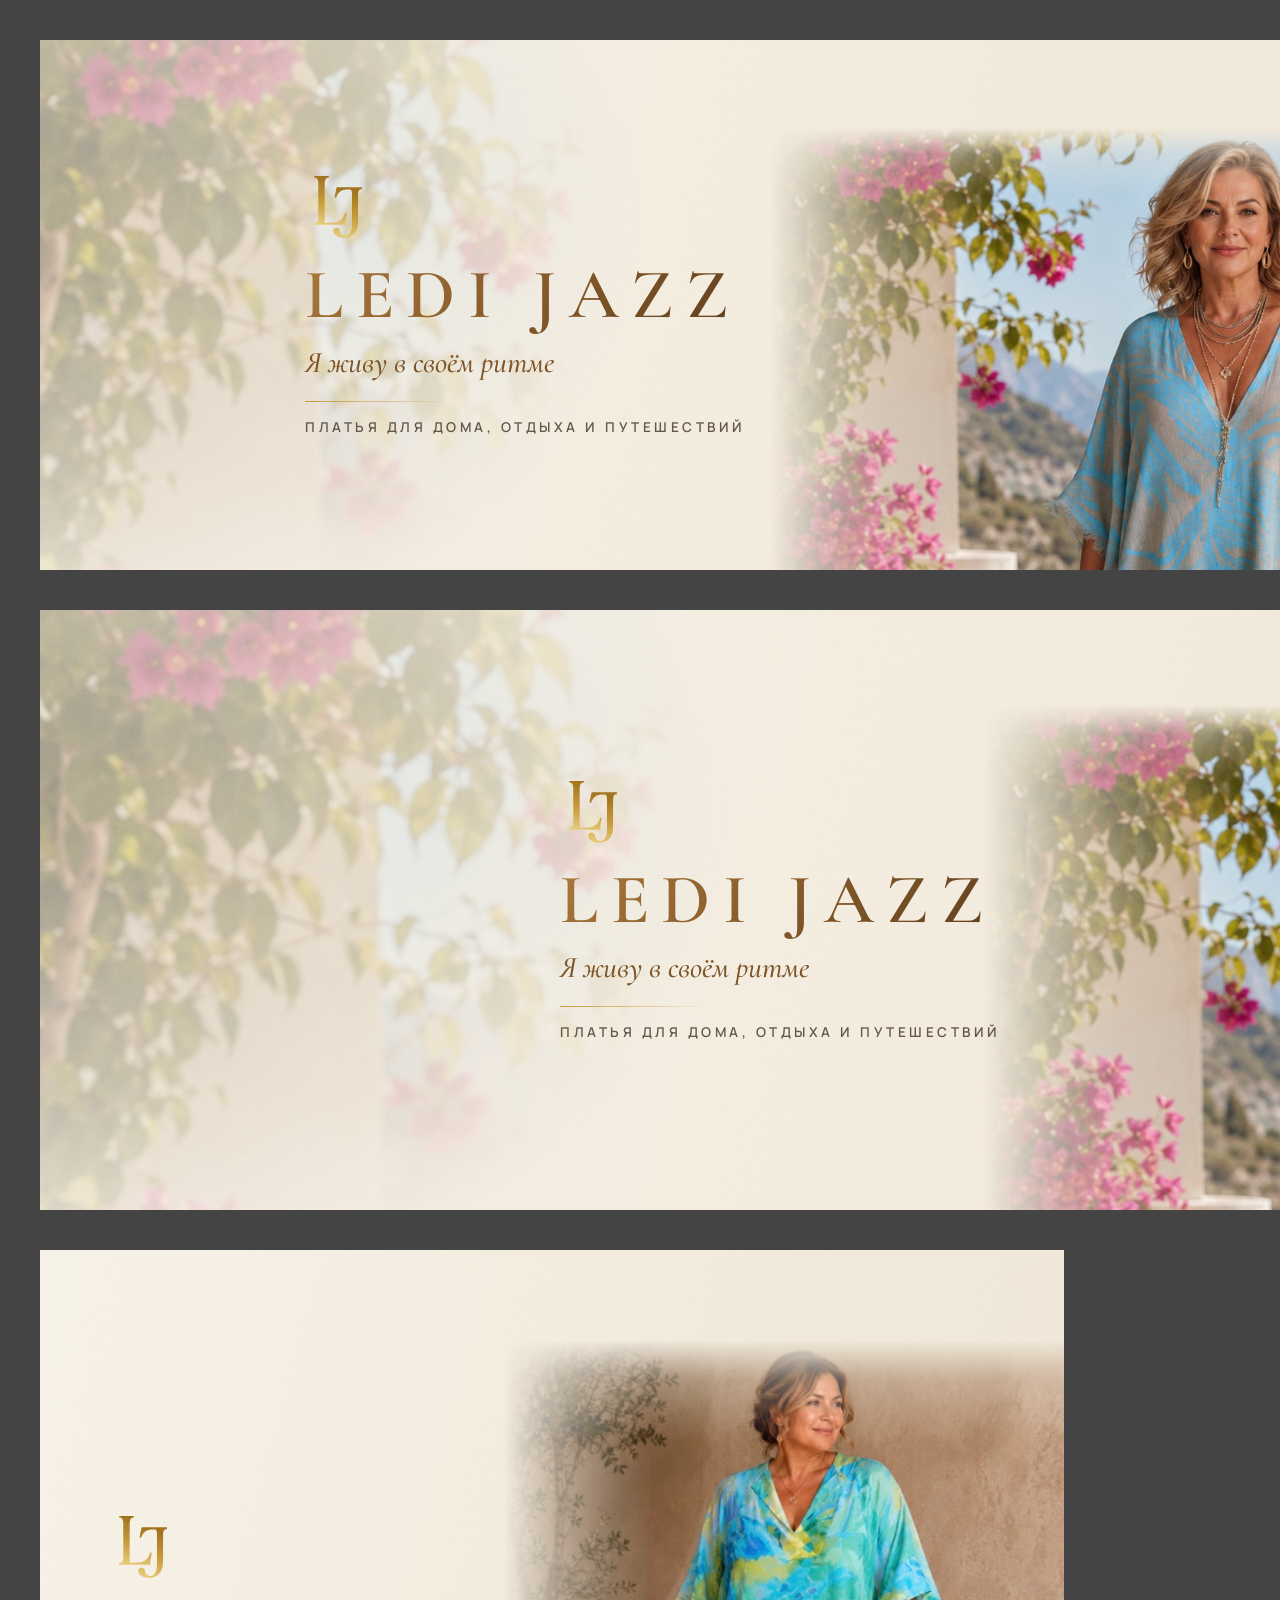
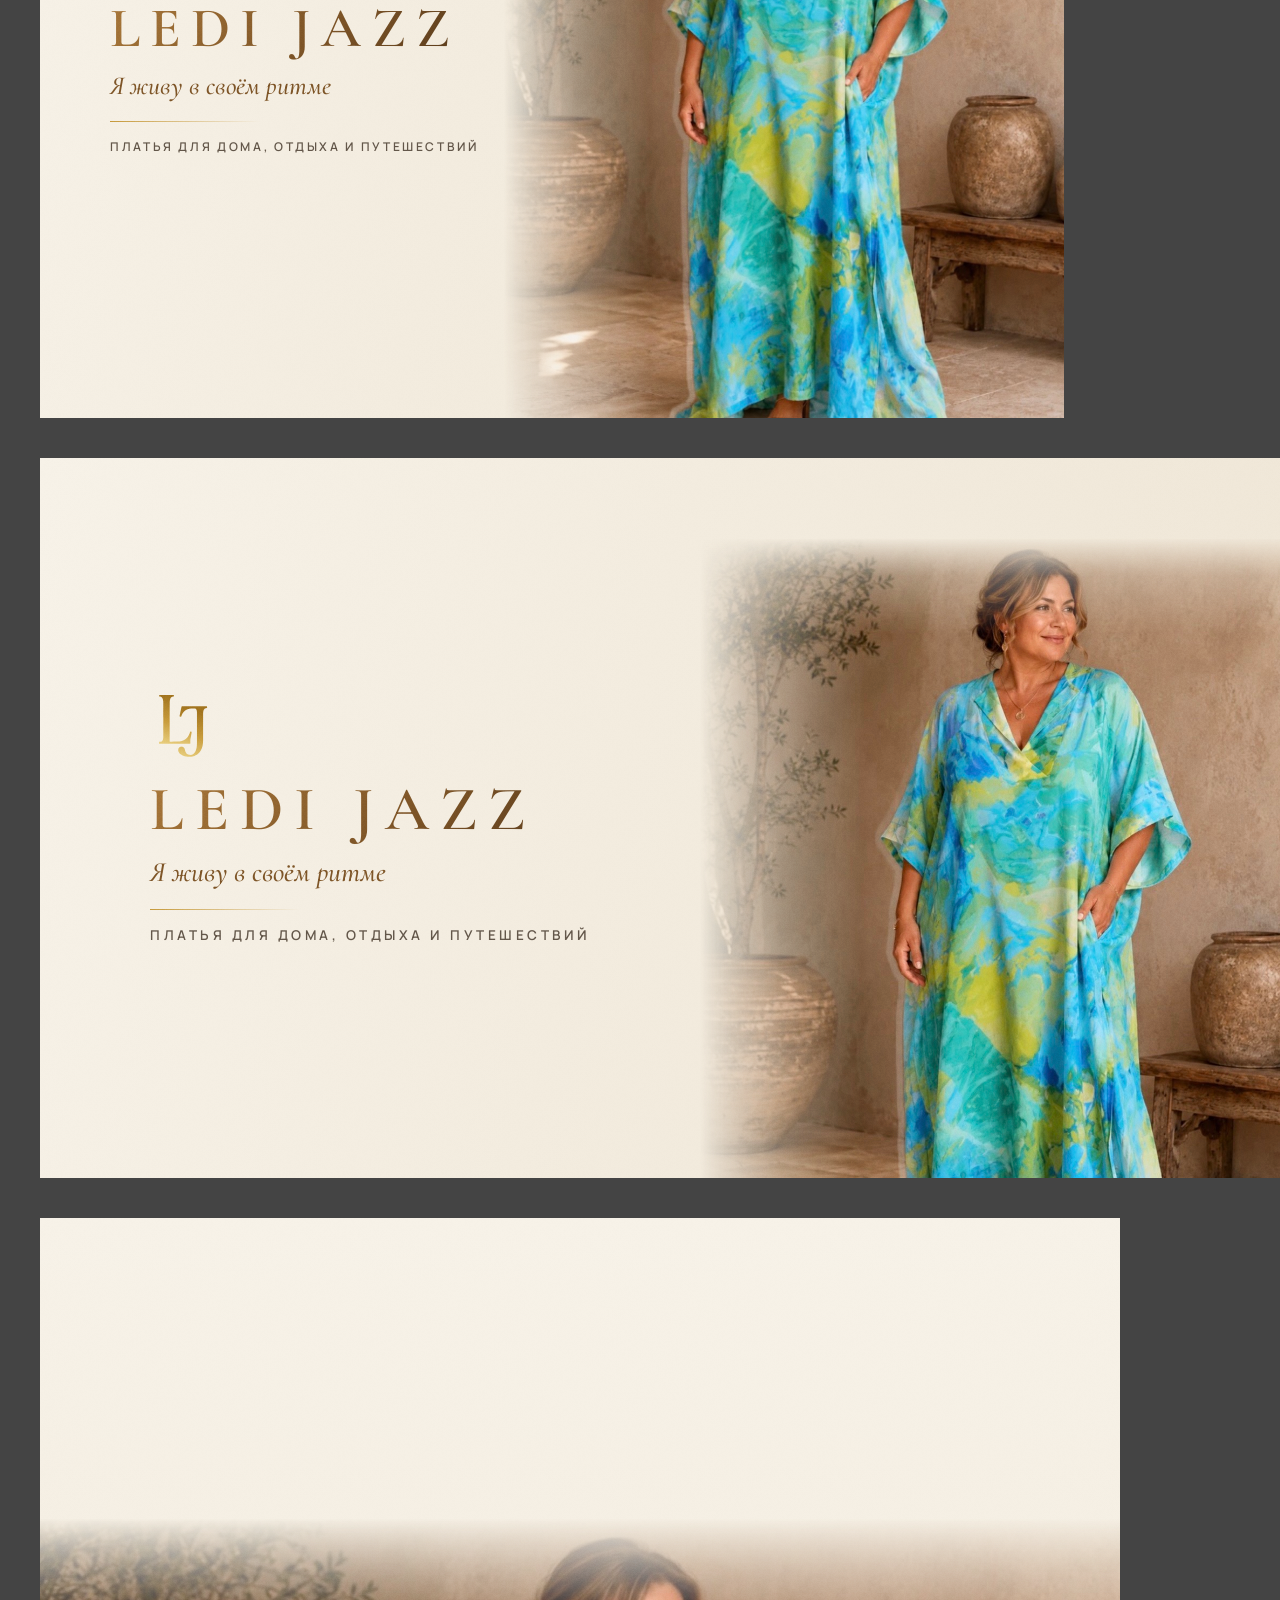
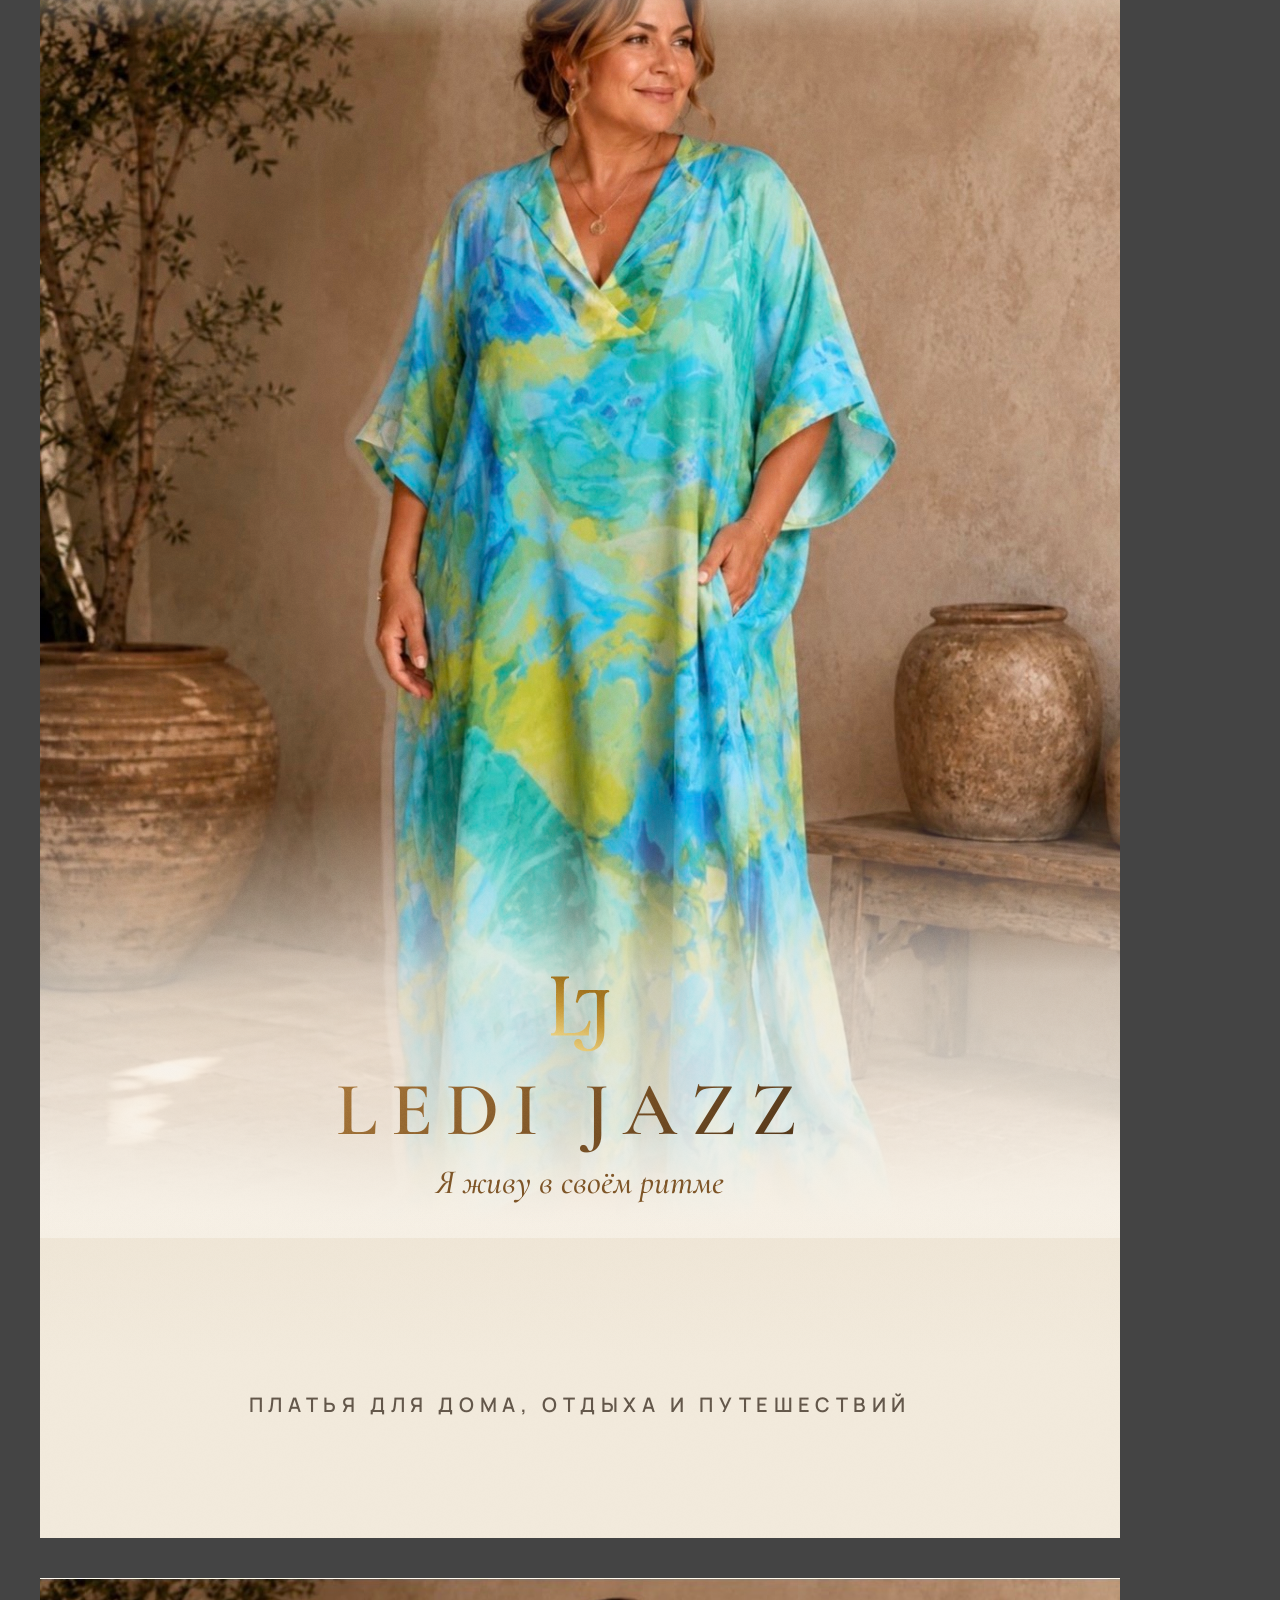
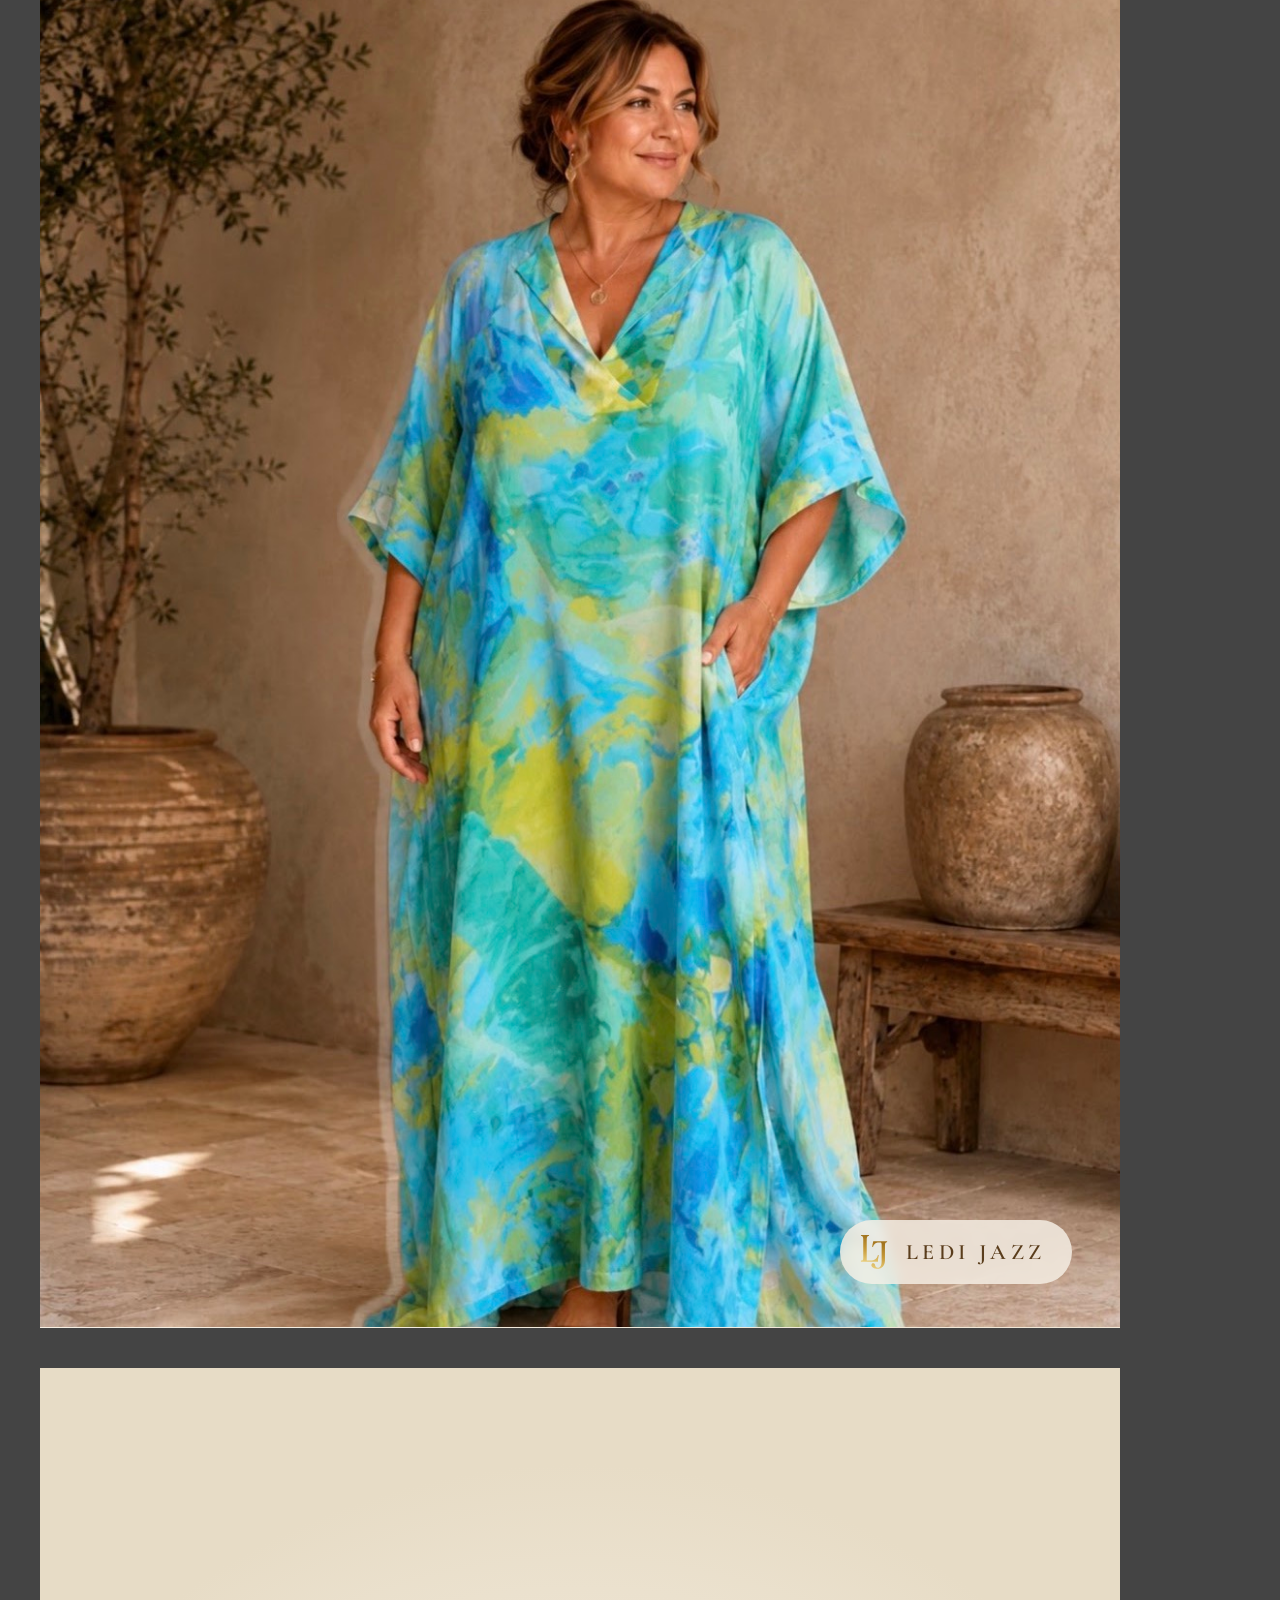
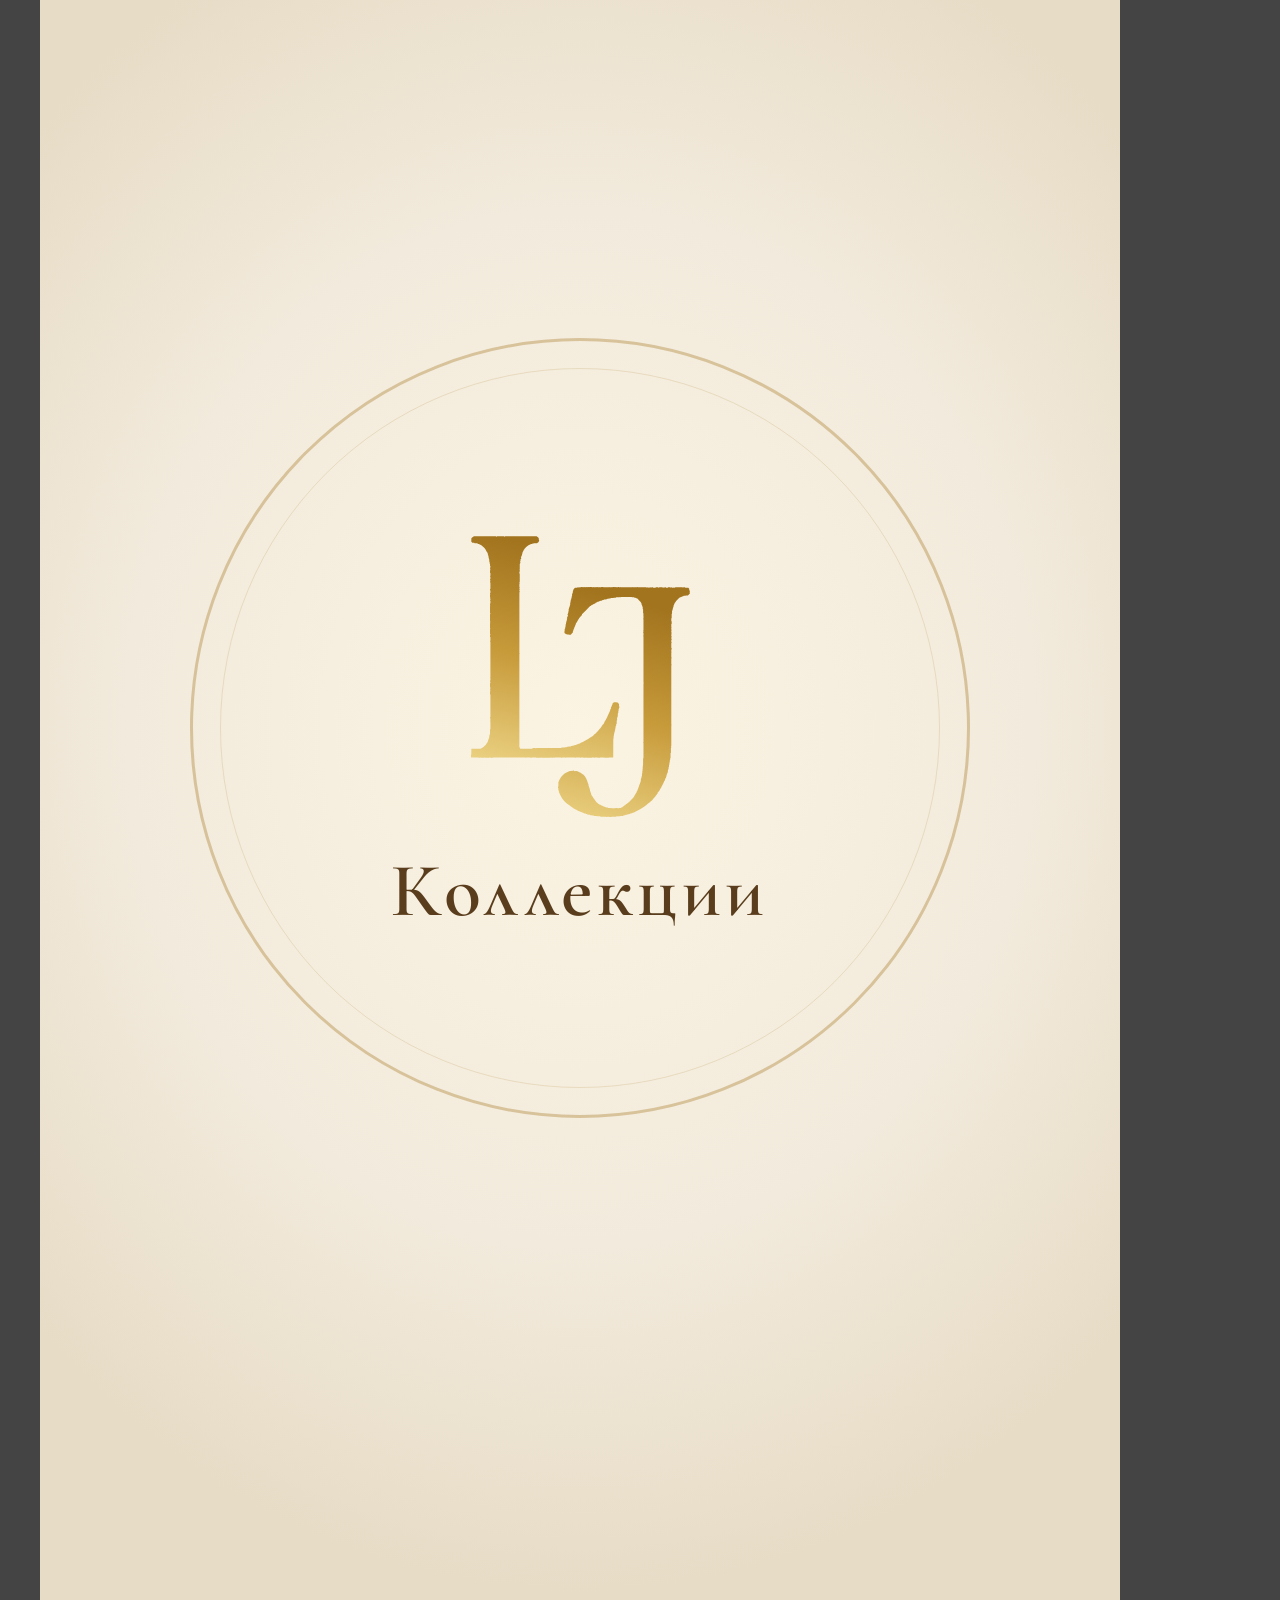
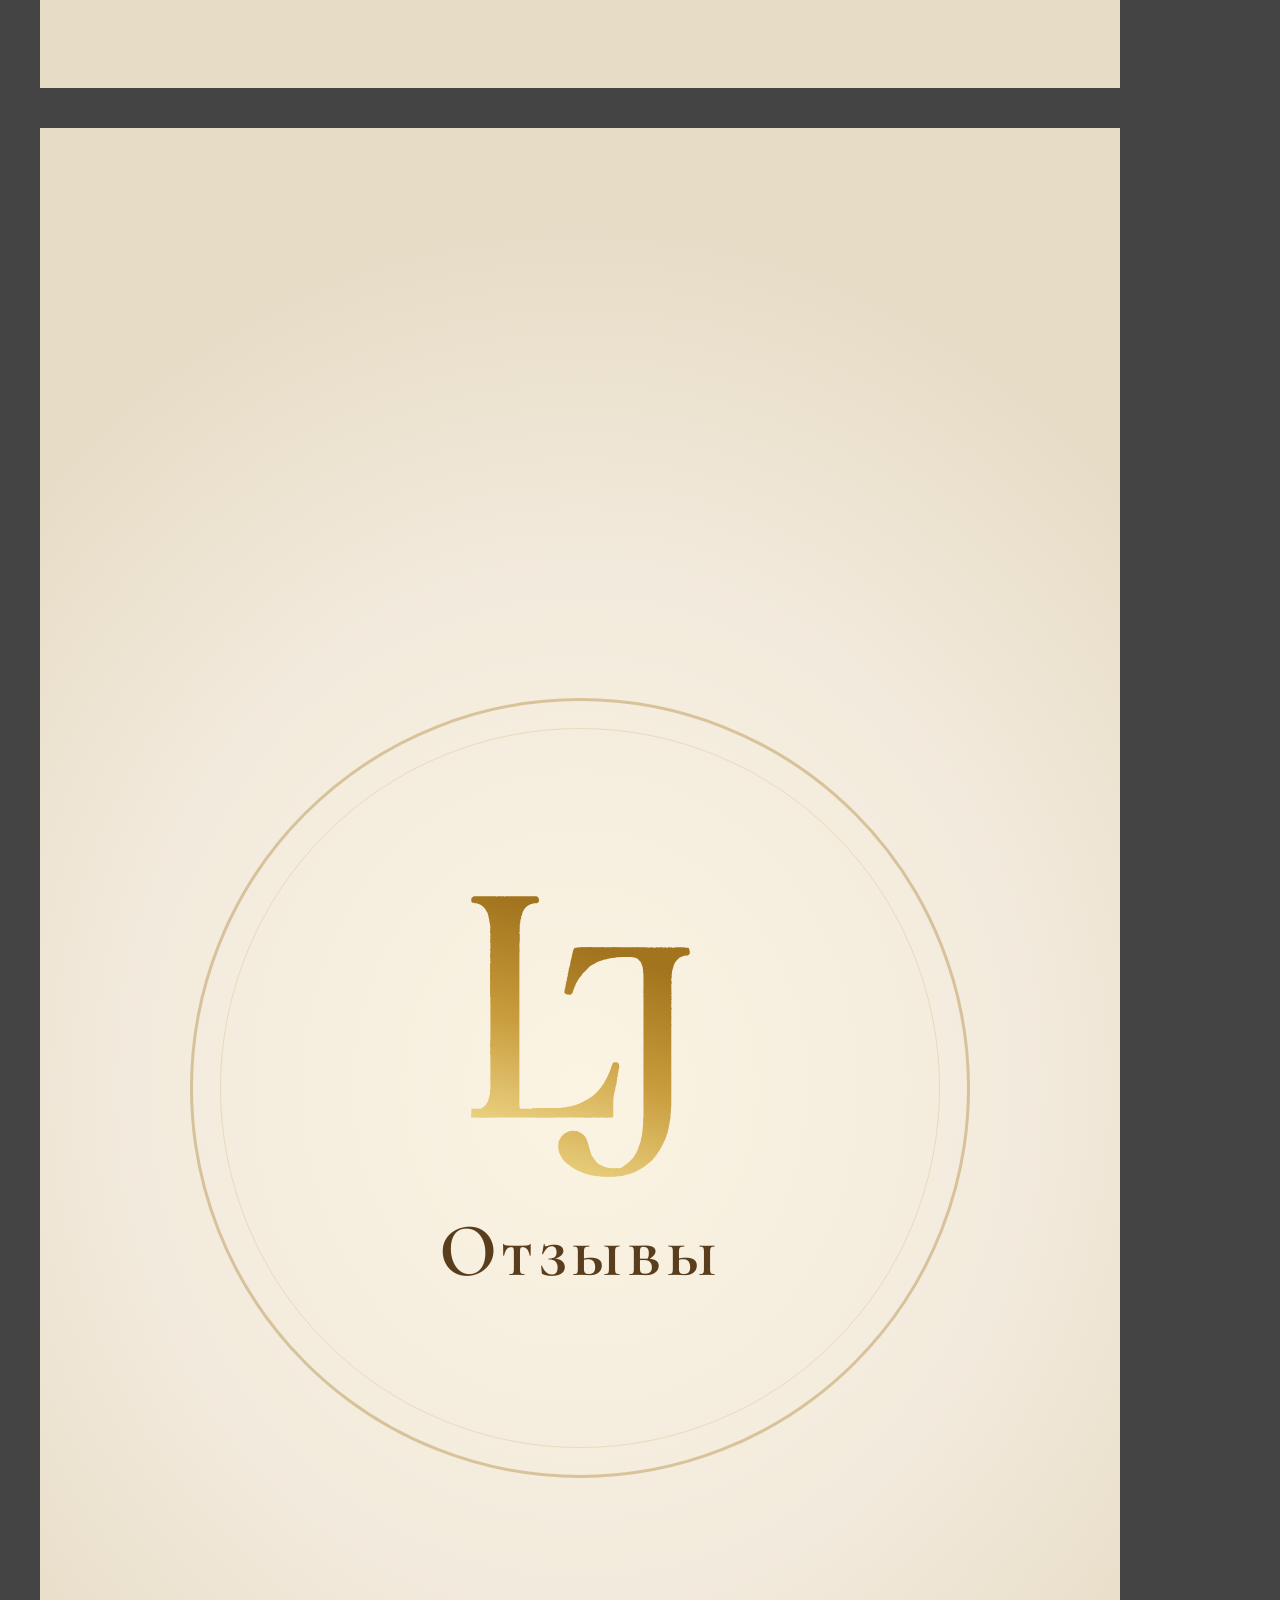
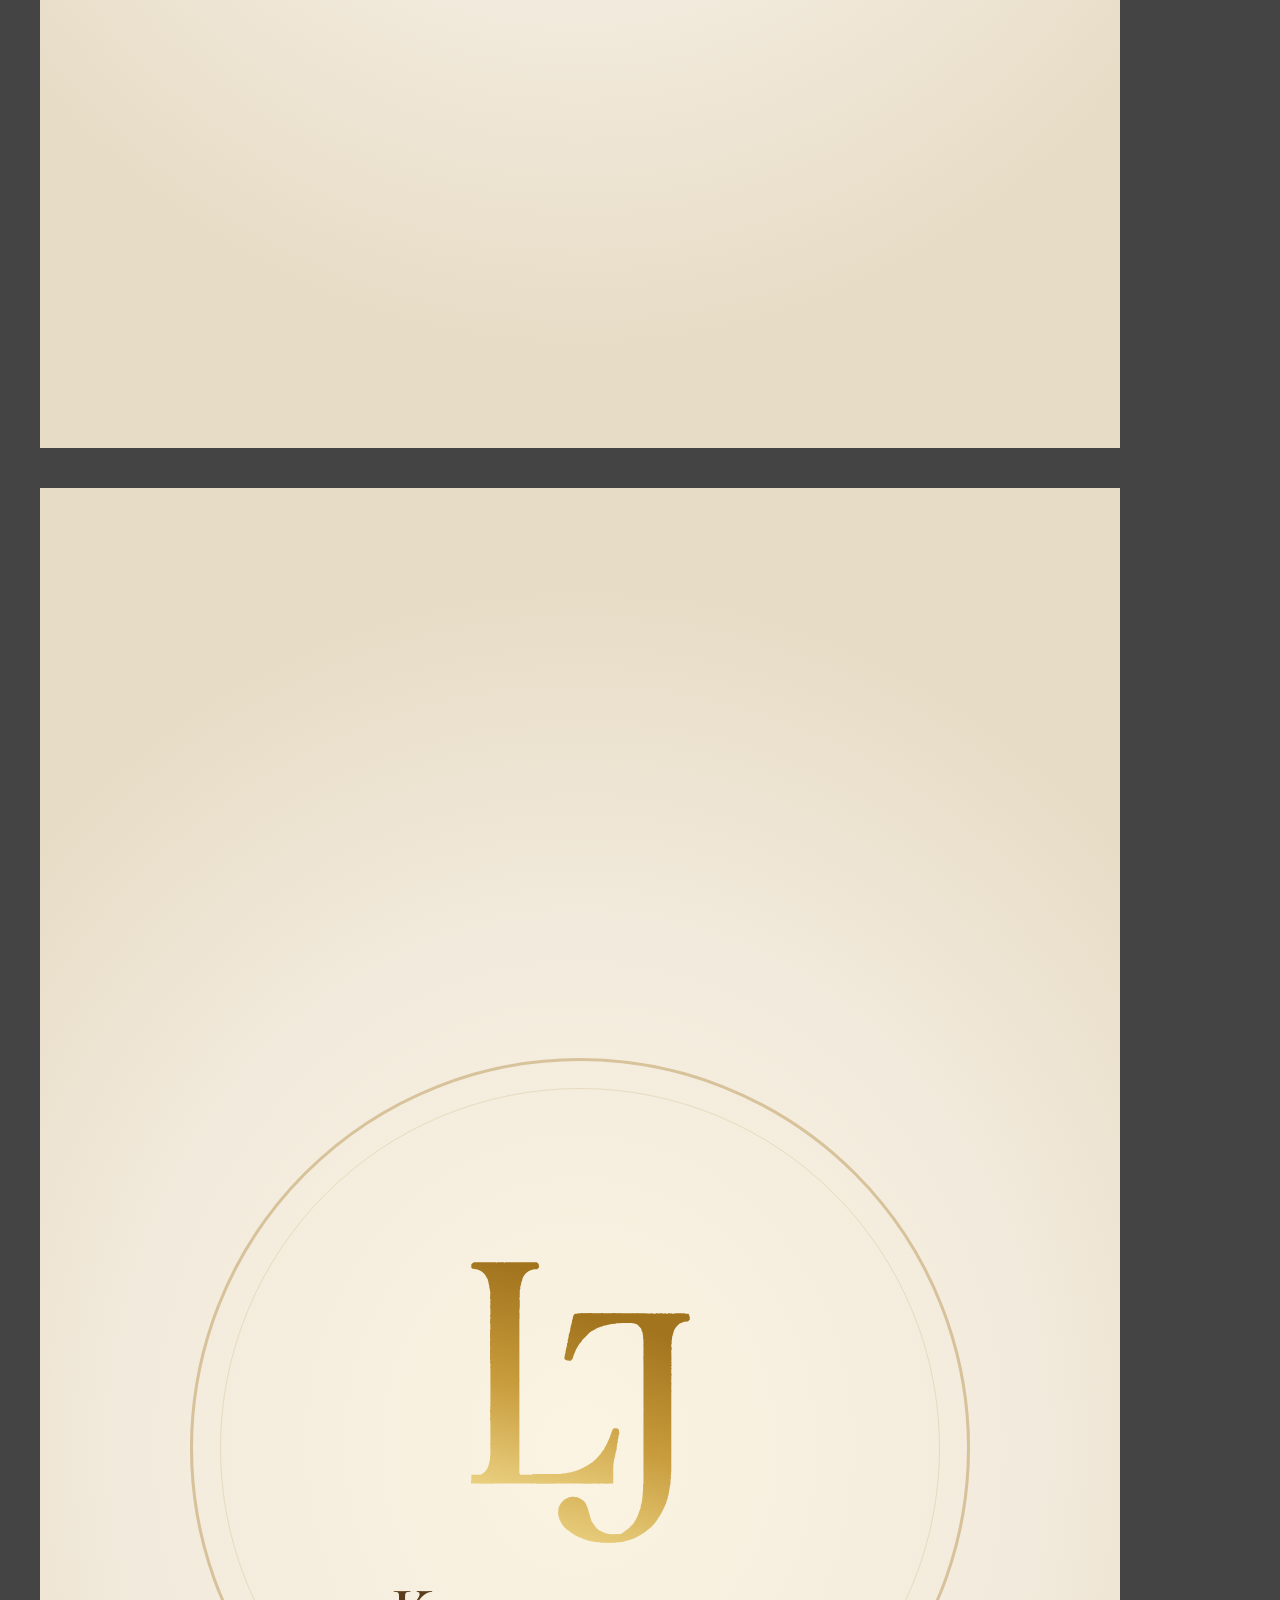
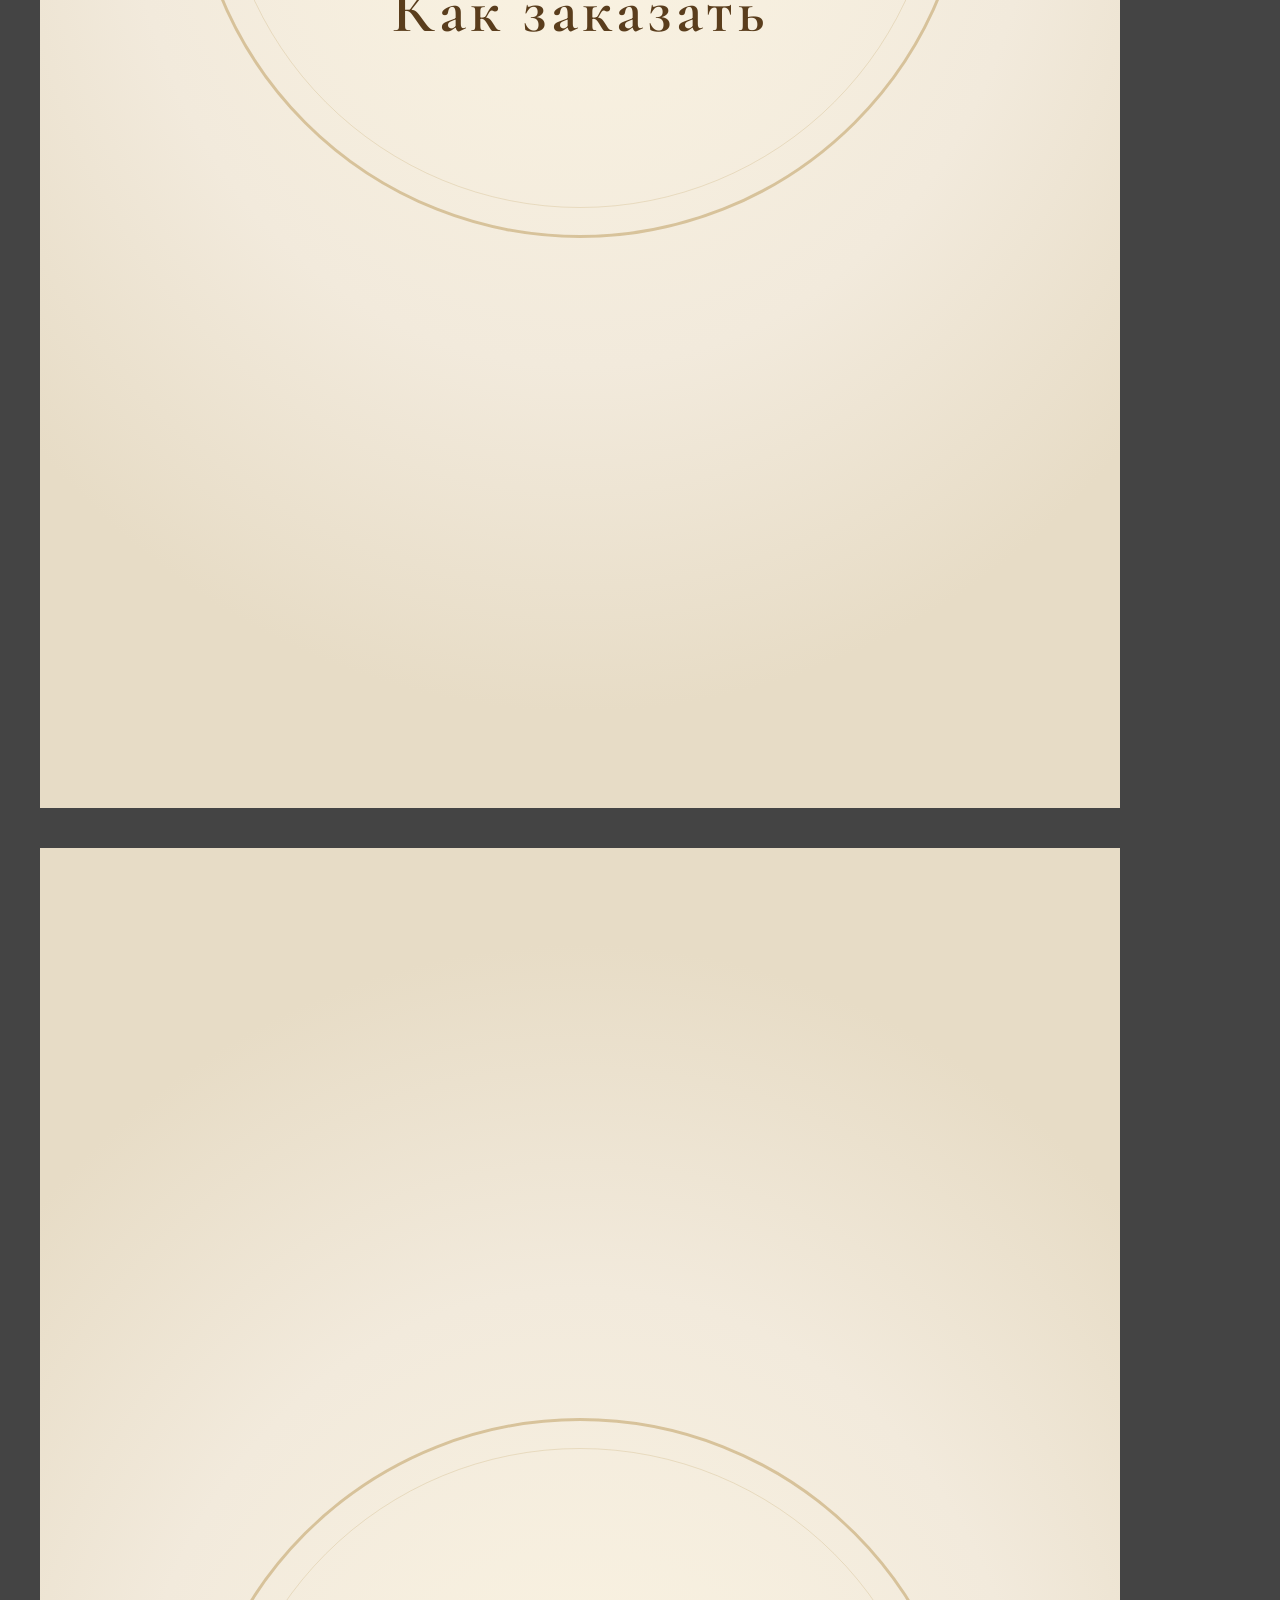
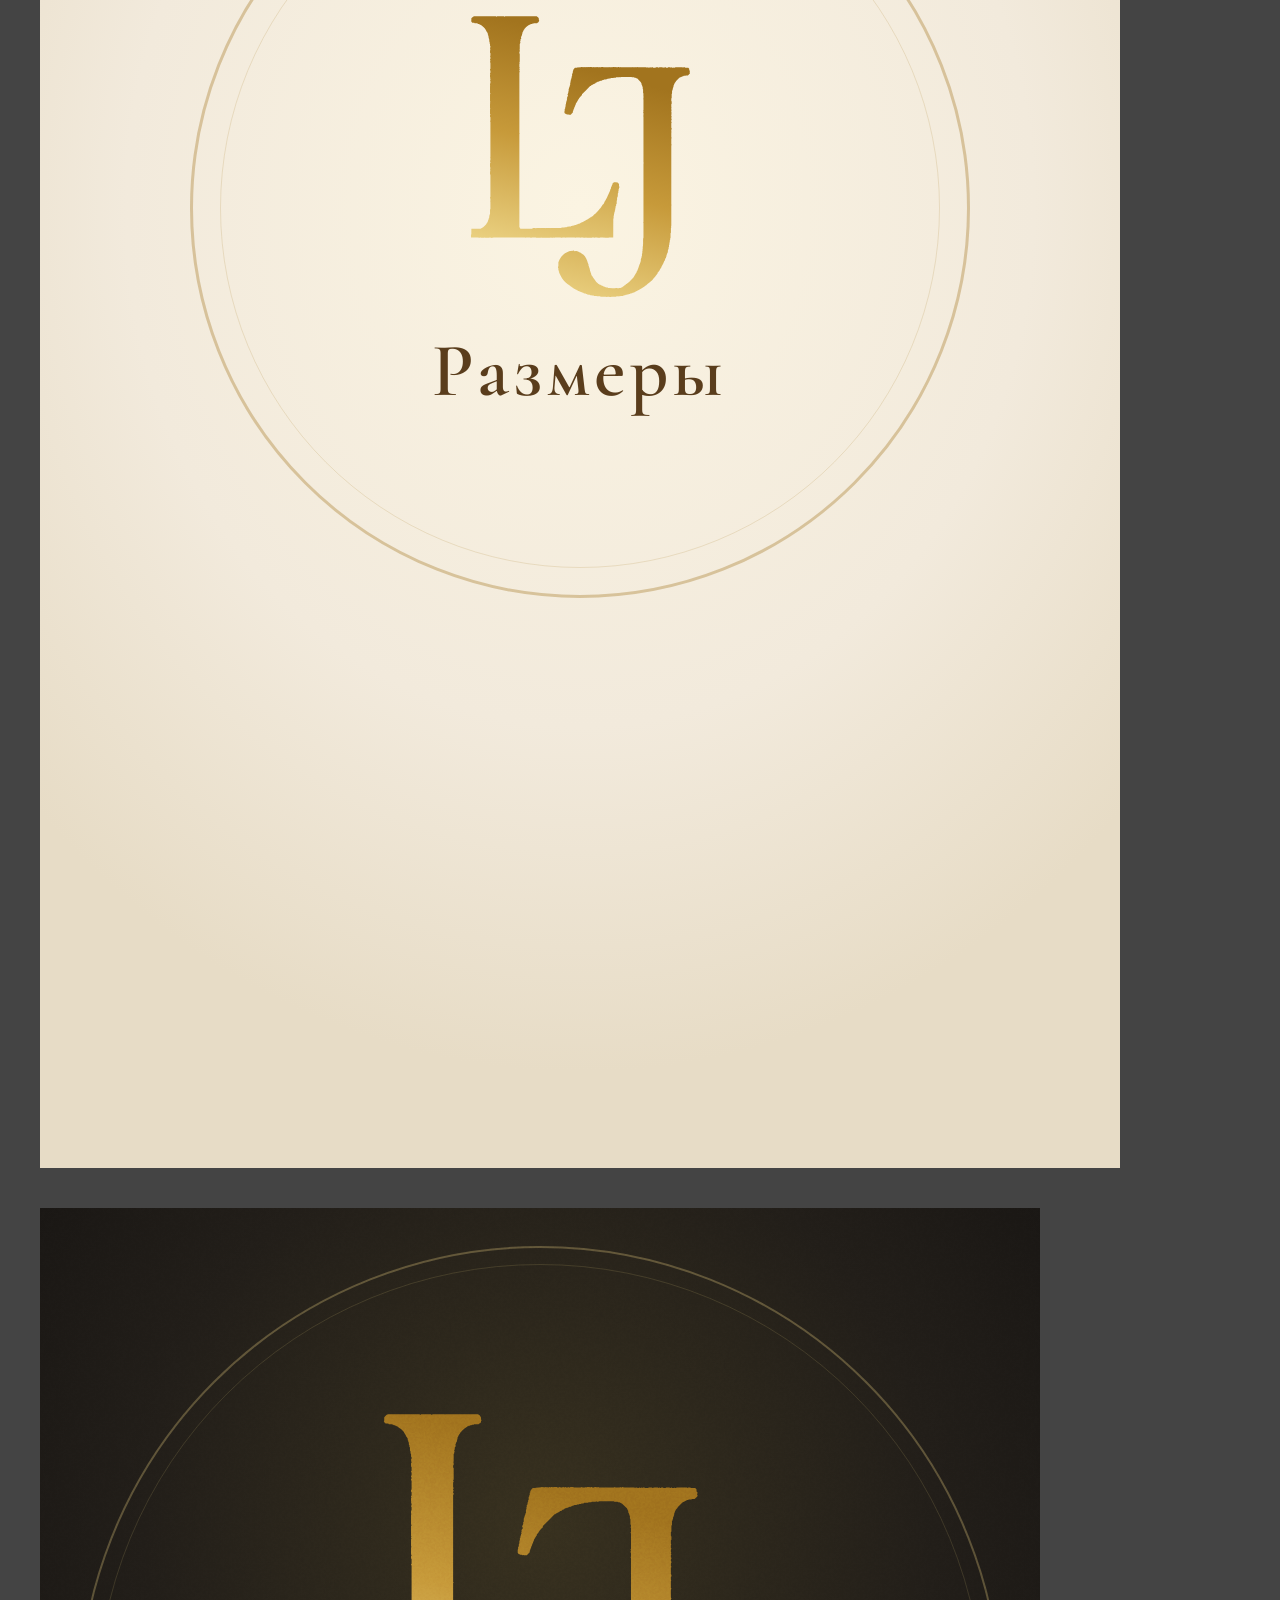
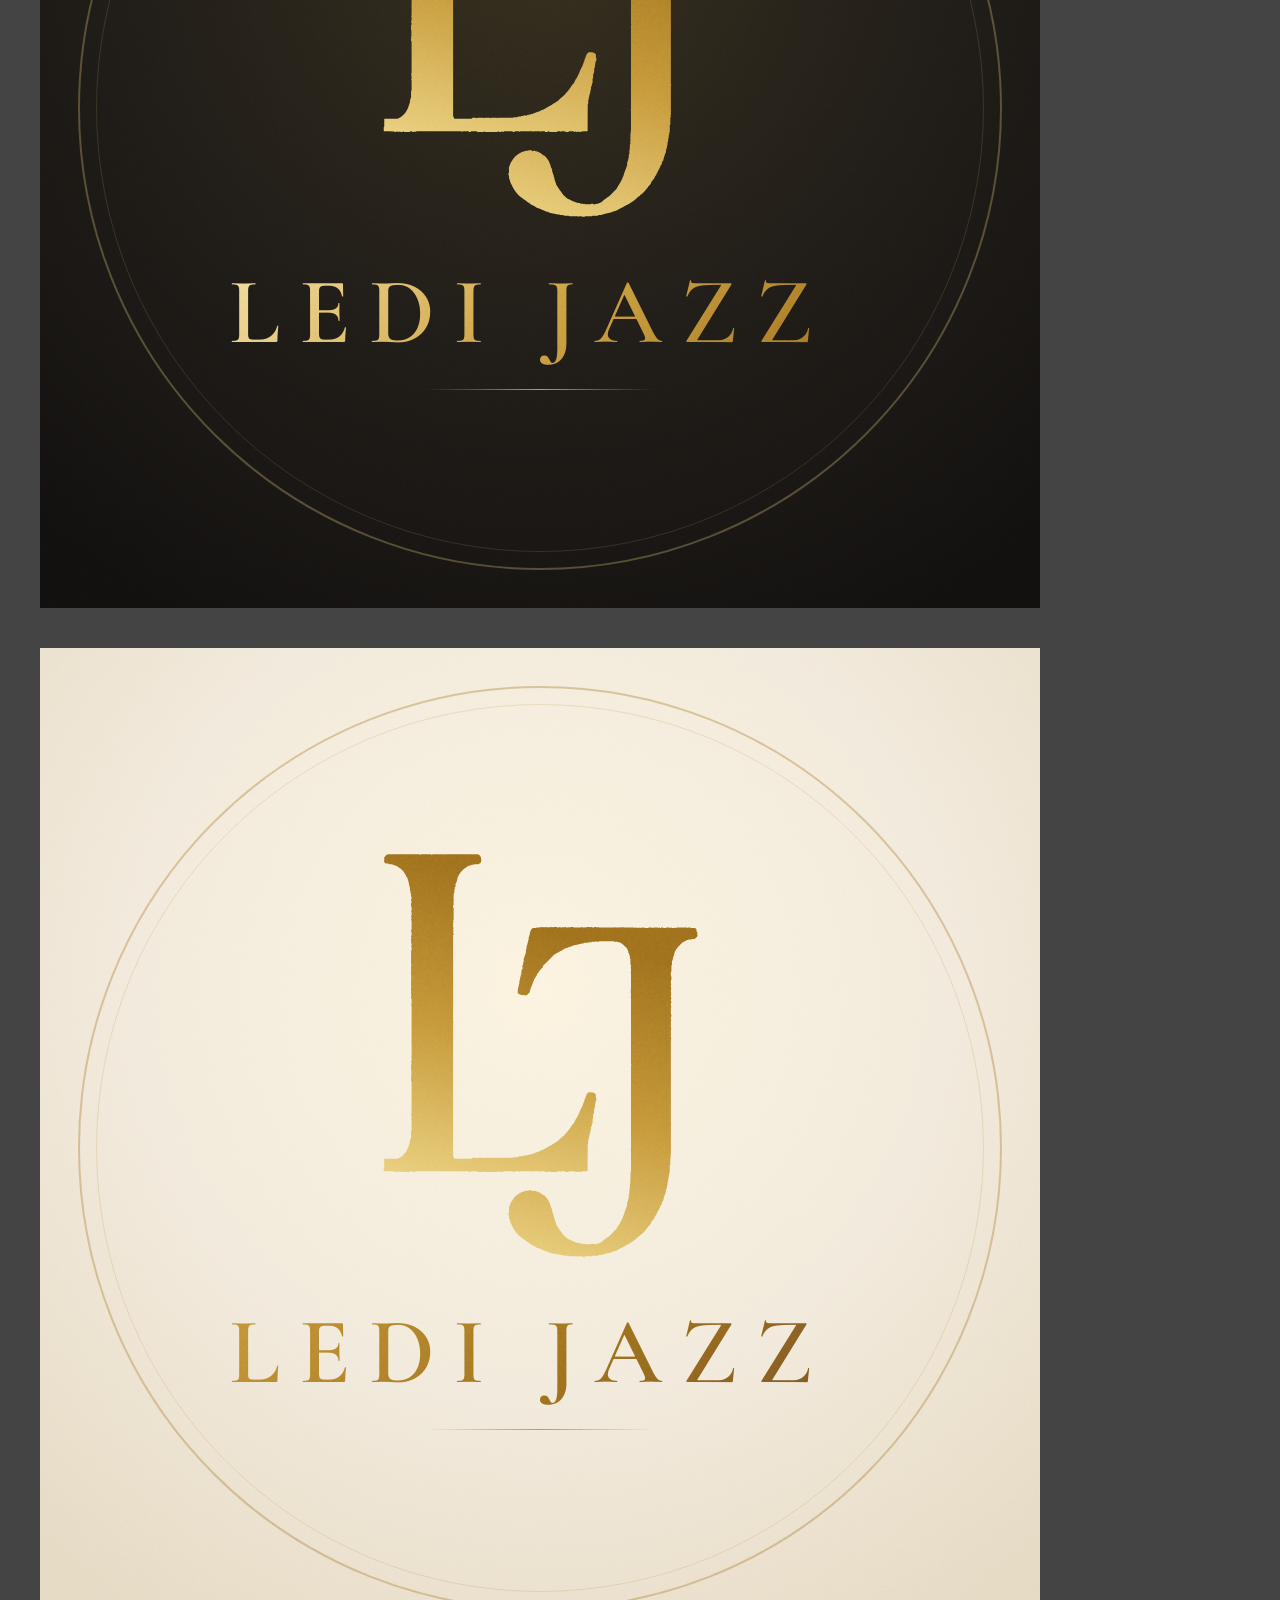
<file: assets/brand/_src/template.html>
<!DOCTYPE html><html lang="ru"><head><meta charset="utf-8">
<link rel="stylesheet" href="../../fonts/fonts.css">
<style>
 *{margin:0;padding:0;box-sizing:border-box}
 body{background:#444;display:flex;flex-direction:column;gap:40px;padding:40px;align-items:flex-start}
 .serif{font-family:'Cormorant Garamond',Georgia,serif}
 .sans{font-family:'Manrope',system-ui,sans-serif}
 .gf{padding-bottom:.30em;margin-bottom:-.30em}
 .ab{position:relative;overflow:hidden;background:linear-gradient(105deg,#F7F2E8 0%,#F3ECDF 45%,#EFE6D6 100%)}
 .grain{position:absolute;inset:0;background:url('../../img/grain.png') 0 0/240px;opacity:.30;mix-blend-mode:overlay;z-index:6}
 /* общий текстовый блок */
 .txt{position:absolute;z-index:5;display:flex;flex-direction:column;justify-content:center}
 .txt .mk{width:66px;margin-bottom:20px}
 .txt .wm{font-size:70px;font-weight:600;letter-spacing:.18em;line-height:1;
   background:linear-gradient(135deg,#A9783A 0%,#7E5527 48%,#4A3017 100%);
   -webkit-background-clip:text;background-clip:text;-webkit-text-fill-color:transparent}
 .txt .tag{font-size:30px;font-style:italic;font-weight:500;margin-top:14px;color:#7E5527}
 .txt .rule{width:150px;height:1px;margin-top:20px;background:linear-gradient(90deg,#C79A3A,transparent)}
 .txt .sub{font-size:13.5px;font-weight:600;letter-spacing:.26em;text-transform:uppercase;margin-top:16px;color:#63574A}
 .flowers{position:absolute;z-index:1;background-image:url('photo-terrace.jpg');background-repeat:no-repeat;opacity:.42;
   -webkit-mask-image:radial-gradient(125% 105% at 4% 34%,#000 0%,rgba(0,0,0,.62) 42%,rgba(0,0,0,0) 76%);
   mask-image:radial-gradient(125% 105% at 4% 34%,#000 0%,rgba(0,0,0,.62) 42%,rgba(0,0,0,0) 76%)}
 .photo{position:absolute;z-index:3;background-repeat:no-repeat;background-position:0 0;
   -webkit-mask-image:linear-gradient(90deg,rgba(0,0,0,0) 0%,rgba(0,0,0,.55) 13%,#000 26%),linear-gradient(180deg,rgba(0,0,0,0) 0%,rgba(0,0,0,.6) 6%,#000 15%);
   -webkit-mask-composite:source-in;
   mask-image:linear-gradient(90deg,rgba(0,0,0,0) 0%,rgba(0,0,0,.55) 13%,#000 26%),linear-gradient(180deg,rgba(0,0,0,0) 0%,rgba(0,0,0,.6) 6%,#000 15%);
   mask-composite:intersect}

 /* VK cover 1590x530 (P1) */
 #vk-cover{width:1590px;height:530px}
 #vk-cover .flowers{left:-90px;top:-40px;width:700px;height:610px;background-size:1700px auto;background-position:0 -20px}
 #vk-cover .photo{left:730px;top:88px;width:860px;height:442px;background-image:url('photo-terrace.jpg');background-size:860px auto}
 #vk-cover .txt{left:265px;top:0;height:530px;width:560px}

 /* OK cover 1944x600 (P1), safe center 980x240 => text x 520.. */
 #ok-cover{width:1944px;height:600px}
 #ok-cover .flowers{left:-60px;top:-40px;width:760px;height:680px;background-size:1850px auto;background-position:0 -20px}
 #ok-cover .photo{left:944px;top:95px;width:1000px;height:505px;background-image:url('photo-terrace.jpg');background-size:1000px auto}
 #ok-cover .txt{left:520px;top:0;height:600px;width:560px}

 /* OK mobile 1024x768 (P2) */
 #ok-mob{width:1024px;height:768px}
 #ok-mob .photo{left:464px;top:90px;width:560px;height:678px;background-image:url('photo-interior.jpg');background-size:560px auto}
 #ok-mob .txt{left:70px;top:0;height:768px;width:420px}
 #ok-mob .txt .wm{font-size:56px} #ok-mob .txt .tag{font-size:26px} #ok-mob .txt .sub{font-size:12px;letter-spacing:.22em}

 /* TG post 1280x720 (P2) */
 #tg-post{width:1280px;height:720px}
 #tg-post .photo{left:660px;top:80px;width:620px;height:640px;background-image:url('photo-interior.jpg');background-size:620px auto}
 #tg-post .txt{left:110px;top:0;height:720px;width:520px}
 #tg-post .txt .wm{font-size:62px} #tg-post .txt .tag{font-size:28px}

 /* STORY 1080x1920 (P2) */
 #story{width:1080px;height:1920px}
 #story .bg{position:absolute;inset:0;background:linear-gradient(180deg,#F7F2E8 0%,#F2EADC 50%,#EDE3D2 100%)}
 #story .ph{position:absolute;left:0;top:300px;width:1080px;height:1308px;background:url('photo-interior.jpg') 0 0/1080px auto no-repeat;z-index:3;
   -webkit-mask-image:linear-gradient(180deg,rgba(0,0,0,0) 0%,#000 9%,#000 92%,rgba(0,0,0,0) 100%);
   mask-image:linear-gradient(180deg,rgba(0,0,0,0) 0%,#000 9%,#000 92%,rgba(0,0,0,0) 100%)}
 #story .scrim{position:absolute;left:0;right:0;top:1180px;height:440px;z-index:4;
   background:linear-gradient(180deg,rgba(247,241,231,0) 0%,rgba(247,241,231,.72) 40%,rgba(247,241,231,.95) 100%)}
 #story .txt{left:0;right:0;top:1330px;height:280px;align-items:center;text-align:center}
 #story .txt .mk{width:80px;margin-bottom:18px}
 #story .txt .wm{font-size:76px;padding-right:.18em}
 #story .txt .tag{font-size:34px}
 #story .top{display:none}
 #story .bot{position:absolute;left:0;right:0;bottom:0;height:330px;z-index:4;background:linear-gradient(0deg,#F2EADC 0%,#F2EADC 55%,rgba(242,234,220,0) 100%)}
 #story .sub2{position:absolute;left:0;right:0;bottom:120px;z-index:5;text-align:center;font-size:20px;font-weight:600;letter-spacing:.28em;text-transform:uppercase;color:#63574A}

 /* IG post 1080x1350 (P2) */
 #ig-post{width:1080px;height:1350px}
 #ig-post .ph{position:absolute;left:-17px;top:0;width:1114px;height:1350px;background:url('photo-interior.jpg') 0 0/1114px auto no-repeat}
 #ig-post .badge{position:absolute;right:48px;bottom:44px;z-index:5;display:flex;align-items:center;gap:14px;
   background:rgba(247,241,231,.82);backdrop-filter:blur(6px);padding:14px 22px 14px 16px;border-radius:100px}
 #ig-post .badge img{width:36px} #ig-post .badge span{font-size:22px;font-weight:600;letter-spacing:.2em;color:#5A3D1C;padding-right:.2em}

 /* IG highlights 1080x1920, icon centered in middle 1080x1080 */
 .hl{width:1080px;height:1920px;position:relative;overflow:hidden;
   background:radial-gradient(70% 45% at 50% 50%,#FBF4E2 0%,#F2EADC 60%,#E7DCC6 100%)}
 .hl .ring{position:absolute;left:150px;top:570px;width:780px;height:780px;border-radius:50%;border:3px solid rgba(162,116,30,.35)}
 .hl .ring2{position:absolute;left:180px;top:600px;width:720px;height:720px;border-radius:50%;border:1px solid rgba(162,116,30,.16)}
 .hl .c{position:absolute;left:0;right:0;top:0;height:1920px;display:flex;flex-direction:column;align-items:center;justify-content:center}
 .hl .c img{width:300px;margin-bottom:26px}
 .hl .c .lbl{font-size:76px;font-weight:600;letter-spacing:.06em;color:#5A3D1C;line-height:1}
 .hl .c .lbl.sm{font-size:64px}

 /* AVATARS 1000x1000 */
 .ava{width:1000px;height:1000px;position:relative;overflow:hidden;display:flex;flex-direction:column;align-items:center;justify-content:center}
 .ava .ring{position:absolute;inset:38px;border-radius:50%;z-index:2}
 .ava .ring2{position:absolute;inset:56px;border-radius:50%;z-index:2}
 .ava .grain{opacity:.42;background-size:300px}
 .ava .mark{width:430px;position:relative;z-index:3;margin-top:-26px}
 .ava .wm{position:relative;z-index:3;font-size:94px;font-weight:600;letter-spacing:.20em;line-height:1;margin-top:34px;padding-right:.2em;
   background:linear-gradient(135deg,#F2DFA4 0%,#D2A748 46%,#A2741E 100%);-webkit-background-clip:text;background-clip:text;-webkit-text-fill-color:transparent}
 .ava .rule{position:relative;z-index:3;width:230px;height:1px;margin-top:30px;background:linear-gradient(90deg,transparent,#C79A3A,transparent)}
 #ava-dark{background:radial-gradient(76% 78% at 50% 32%,#38311F 0%,#221E19 52%,#131110 100%)}
 #ava-dark .ring{border:2px solid rgba(234,208,128,.30)} #ava-dark .ring2{border:1px solid rgba(234,208,128,.14)}
 #ava-light{background:radial-gradient(76% 76% at 50% 34%,#FCF4E1 0%,#F2EADC 55%,#E6DBC4 100%)}
 #ava-light .ring{border:2px solid rgba(162,116,30,.34)} #ava-light .ring2{border:1px solid rgba(162,116,30,.16)}
 #ava-light .wm{background:linear-gradient(135deg,#C79A3A 0%,#A2741E 55%,#7E5527 100%);-webkit-background-clip:text;background-clip:text;-webkit-text-fill-color:transparent}
</style></head><body>

<div class="ab" id="vk-cover"><div class="flowers"></div><div class="photo"></div>
 <div class="txt"><img class="mk" src="../../img/ledijazz-logo.svg"><div class="serif wm gf">LEDI JAZZ</div>
 <div class="serif tag">Я живу в своём ритме</div><div class="rule"></div><div class="sans sub">Платья для дома, отдыха и путешествий</div></div><div class="grain"></div></div>

<div class="ab" id="ok-cover"><div class="flowers"></div><div class="photo"></div>
 <div class="txt"><img class="mk" src="../../img/ledijazz-logo.svg"><div class="serif wm gf">LEDI JAZZ</div>
 <div class="serif tag">Я живу в своём ритме</div><div class="rule"></div><div class="sans sub">Платья для дома, отдыха и путешествий</div></div><div class="grain"></div></div>

<div class="ab" id="ok-mob"><div class="photo"></div>
 <div class="txt"><img class="mk" src="../../img/ledijazz-logo.svg"><div class="serif wm gf">LEDI JAZZ</div>
 <div class="serif tag">Я живу в своём ритме</div><div class="rule"></div><div class="sans sub">Платья для дома, отдыха и путешествий</div></div><div class="grain"></div></div>

<div class="ab" id="tg-post"><div class="photo"></div>
 <div class="txt"><img class="mk" src="../../img/ledijazz-logo.svg"><div class="serif wm gf">LEDI JAZZ</div>
 <div class="serif tag">Я живу в своём ритме</div><div class="rule"></div><div class="sans sub">Платья для дома, отдыха и путешествий</div></div><div class="grain"></div></div>

<div class="ab" id="story"><div class="bg"></div><div class="top"></div><div class="ph"></div><div class="scrim"></div><div class="bot"></div>
 <div class="txt"><img class="mk" src="../../img/ledijazz-logo.svg"><div class="serif wm gf">LEDI JAZZ</div>
 <div class="serif tag">Я живу в своём ритме</div></div>
 <div class="sans sub2">Платья для дома, отдыха и путешествий</div><div class="grain"></div></div>

<div class="ab" id="ig-post"><div class="ph"></div>
 <div class="badge"><img src="../../img/ledijazz-logo.svg"><span class="serif">LEDI JAZZ</span></div></div>

<div class="hl" id="hl-1"><div class="ring"></div><div class="ring2"></div><div class="c"><img src="../../img/ledijazz-logo.svg"><div class="serif lbl">Коллекции</div></div></div>
<div class="hl" id="hl-2"><div class="ring"></div><div class="ring2"></div><div class="c"><img src="../../img/ledijazz-logo.svg"><div class="serif lbl">Отзывы</div></div></div>
<div class="hl" id="hl-3"><div class="ring"></div><div class="ring2"></div><div class="c"><img src="../../img/ledijazz-logo.svg"><div class="serif lbl sm">Как заказать</div></div></div>
<div class="hl" id="hl-4"><div class="ring"></div><div class="ring2"></div><div class="c"><img src="../../img/ledijazz-logo.svg"><div class="serif lbl">Размеры</div></div></div>

<div class="ava" id="ava-dark"><div class="ring"></div><div class="ring2"></div><img class="mark" src="../../img/ledijazz-logo.svg"><div class="serif wm gf">LEDI JAZZ</div><div class="rule"></div><div class="grain"></div></div>
<div class="ava" id="ava-light"><div class="ring"></div><div class="ring2"></div><img class="mark" src="../../img/ledijazz-logo.svg"><div class="serif wm gf">LEDI JAZZ</div><div class="rule"></div><div class="grain"></div></div>
</body></html>
</file>
<file: assets/css/styles.css>
/* =========================================================================
   LEDIJAZZ — премиальный сайт бренда
   Дизайн-система: бежево-золотая палитра из логотипа, джазовая премиум-эстетика
   ========================================================================= */

@import url("../fonts/fonts.css");

/* ----------------------------- Tokens ----------------------------------- */
:root {
  --cream:    #EFE7DA;
  --ivory:    #F6F1E7;
  --sand:     #E4D8C4;
  --sand-2:   #D8C8AE;
  --gold:     #C79A3A;
  --gold-lt:  #EAD080;
  --bronze:   #A2741E;
  --graphite: #33312E;
  --noir:     #1A1815;
  --noir-2:   #221F1B;
  --noir-3:   #2C2823;
  --white:    #FFFDF9;
  --muted:    #8B8170;
  --muted-d:  #B6A98F;

  --gold-grad: linear-gradient(135deg, var(--gold-lt) 0%, var(--gold) 48%, var(--bronze) 100%);
  /* Богатый коричнево-бронзовый градиент для кнопок — глубже и теплее золота,
     лучше вписывается в бежево-кофейную палитру сайта. */
  --brown:      #6E4A22;
  --brown-d:    #4A3017;
  --btn-grad:   linear-gradient(135deg, #A9783A 0%, #7E5527 48%, #543617 100%);
  --btn-grad-h: linear-gradient(135deg, #B98741 0%, #8A5E2C 48%, #61401C 100%);

  --serif: "Cormorant Garamond", "Times New Roman", Georgia, serif;
  --sans:  "Manrope", system-ui, -apple-system, "Segoe UI", Roboto, sans-serif;

  --maxw: 1240px;
  --gutter: clamp(20px, 5vw, 64px);
  --radius: 2px;

  --shadow-sm: 0 10px 30px -18px rgba(26,24,21,.45);
  --shadow-md: 0 30px 70px -40px rgba(26,24,21,.6);

  --ease: cubic-bezier(.22,.61,.36,1);
}

/* ----------------------------- Reset ------------------------------------ */
*, *::before, *::after { box-sizing: border-box; }
* { margin: 0; }
html { scroll-behavior: smooth; -webkit-text-size-adjust: 100%; }
@media (prefers-reduced-motion: reduce) {
  html { scroll-behavior: auto; }
  * { animation: none !important; transition: none !important; }
}
body {
  font-family: var(--sans);
  font-weight: 400;
  color: var(--graphite);
  background: var(--cream);
  line-height: 1.65;
  font-size: 17px;
  -webkit-font-smoothing: antialiased;
  text-rendering: optimizeLegibility;
  overflow-x: hidden;
}
img, svg { display: block; max-width: 100%; }
a { color: inherit; text-decoration: none; }
button { font: inherit; cursor: pointer; border: none; background: none; color: inherit; }
ul { list-style: none; padding: 0; }

/* ----------------------------- Typography ------------------------------- */
h1, h2, h3, h4 { font-family: var(--serif); font-weight: 600; line-height: 1.08; letter-spacing: .01em; }
.kicker {
  font-family: var(--sans);
  font-weight: 600;
  font-size: .74rem;
  letter-spacing: .32em;
  text-transform: uppercase;
  color: var(--bronze);
  display: inline-flex;
  align-items: center;
  gap: .8em;
}
.kicker::before {
  content: "";
  width: 34px; height: 1px;
  background: var(--gold-grad);
  display: inline-block;
}
.kicker.center::after {
  content: "";
  width: 34px; height: 1px;
  background: var(--gold-grad);
  display: inline-block;
}
.kicker.light { color: var(--gold-lt); }

h2.title {
  font-size: clamp(2rem, 5vw, 3.4rem);
  margin: .35em 0 .55em;
  letter-spacing: 0;
}
.lead {
  font-size: clamp(1.05rem, 2vw, 1.3rem);
  color: var(--muted);
  max-width: 56ch;
  line-height: 1.7;
}
.serif-accent { font-family: var(--serif); font-style: italic; }
.gold-text {
  background: var(--gold-grad);
  -webkit-background-clip: text; background-clip: text;
  -webkit-text-fill-color: transparent; color: transparent;
}

/* ----------------------------- Layout ----------------------------------- */
.container { width: 100%; max-width: var(--maxw); margin-inline: auto; padding-inline: var(--gutter); }
section { position: relative; padding-block: clamp(72px, 11vw, 150px); }
.section-cream { background: var(--cream); }
.section-ivory { background: var(--ivory); }
.section-sand  { background: linear-gradient(180deg, var(--ivory), var(--sand)); }
.section-noir  { background: var(--noir); color: var(--ivory); }
.section-noir .lead { color: var(--muted-d); }
.section-noir h2, .section-noir h3 { color: var(--white); }

/* grain overlay helper */
.grain::after {
  content: "";
  position: absolute; inset: 0;
  background-image: url("../img/grain.png");
  background-size: 240px;
  opacity: .5;
  pointer-events: none;
  mix-blend-mode: overlay;
  z-index: 1;
}
.section-noir.grain::after { opacity: .7; }
section > .container { position: relative; z-index: 2; }

.section-head { max-width: 760px; margin-bottom: clamp(36px, 6vw, 64px); }
.section-head.center { margin-inline: auto; text-align: center; }
.section-head.center .lead { margin-inline: auto; }

/* ----------------------------- Buttons ---------------------------------- */
.btn {
  --bg: var(--graphite); --fg: var(--ivory);
  display: inline-flex; align-items: center; justify-content: center; gap: .6em;
  padding: 1.02em 1.9em;
  background: var(--bg); color: var(--fg);
  font-size: .8rem; font-weight: 600; letter-spacing: .14em; text-transform: uppercase;
  border-radius: var(--radius);
  transition: transform .4s var(--ease), box-shadow .4s var(--ease), background .4s var(--ease), color .4s var(--ease);
  position: relative; overflow: hidden;
}
.btn:hover { transform: translateY(-3px); box-shadow: var(--shadow-md); }
.btn-gold {
  --bg: transparent; --fg: var(--white);
  background: var(--btn-grad);
  box-shadow: 0 10px 26px -16px rgba(74,48,23,.85), inset 0 1px 0 rgba(255,248,235,.22);
}
.btn-gold:hover { background: var(--btn-grad-h); }
.btn-ghost {
  --bg: transparent; --fg: var(--graphite);
  border: 1px solid color-mix(in srgb, var(--graphite) 35%, transparent);
}
.btn-ghost:hover { background: var(--graphite); color: var(--ivory); border-color: var(--graphite); }
.section-noir .btn-ghost { --fg: var(--ivory); border-color: color-mix(in srgb, var(--ivory) 30%, transparent); }
.section-noir .btn-ghost:hover { background: var(--ivory); color: var(--noir); }
.btn-row { display: flex; flex-wrap: wrap; gap: 16px; }

/* ----------------------------- Header / Nav ----------------------------- */
.site-header {
  position: fixed; inset: 0 0 auto 0; z-index: 100;
  display: flex; align-items: center;
  padding: clamp(14px, 2.4vw, 26px) 0;
  transition: background .5s var(--ease), padding .5s var(--ease), box-shadow .5s var(--ease);
}
.site-header.scrolled {
  background: color-mix(in srgb, var(--cream) 90%, transparent);
  backdrop-filter: blur(14px);
  padding-block: 12px;
  box-shadow: 0 1px 0 color-mix(in srgb, var(--bronze) 22%, transparent);
}
.site-header .container { display: flex; align-items: center; justify-content: space-between; gap: 24px; }

.brand { display: inline-flex; align-items: center; gap: 13px; }
.brand .mark { width: 38px; height: 38px; flex: none; transition: transform .5s var(--ease); }
.brand:hover .mark { transform: rotate(-6deg); }
.brand .mark { width: 42px; height: 42px; }
.brand .wordmark {
  font-family: var(--serif); font-weight: 600; font-size: 1.5rem;
  letter-spacing: .22em; text-transform: uppercase; color: var(--graphite);
  line-height: 1; display: inline-flex; align-items: center;
}

.nav-links { display: flex; align-items: center; gap: clamp(18px, 2.4vw, 38px); }
.nav-links a {
  font-size: .82rem; font-weight: 600; letter-spacing: .04em; color: var(--graphite);
  position: relative; padding: 4px 0; transition: color .3s var(--ease);
}
.nav-links a::after {
  content: ""; position: absolute; left: 0; bottom: -2px; width: 0; height: 1px;
  background: var(--gold-grad); transition: width .4s var(--ease);
}
.nav-links a:hover::after { width: 100%; }
.nav-links a:hover { color: var(--bronze); }
/* CTA-кнопка в навигации — у неё свой светлый текст, не наследует цвет ссылок,
   и без подчёркивания (иначе текст «Каталог» сливался с фоном и пропадал при наведении) */
.nav-links a.btn-gold,
.nav-links a.btn-gold:hover,
.nav-links a.btn-gold:focus { color: var(--white); }
.nav-links a.btn::after { display: none; }
.nav-cta { margin-left: 10px; border-radius: 100px; }
/* .nav-links a задаёт padding: 4px 0 с большей специфичностью — поэтому у
   кнопки-CTA не было боковых отступов и текст упирался в края. Возвращаем их. */
.nav-links a.nav-cta { padding: .82em 2em; }

.nav-toggle { display: none; width: 44px; height: 44px; flex-direction: column; justify-content: center; gap: 6px; align-items: center; }
.nav-toggle span { width: 26px; height: 2px; background: var(--graphite); transition: transform .4s var(--ease), opacity .3s var(--ease); }
.nav-toggle.open span:nth-child(1) { transform: translateY(8px) rotate(45deg); }
.nav-toggle.open span:nth-child(2) { opacity: 0; }
.nav-toggle.open span:nth-child(3) { transform: translateY(-8px) rotate(-45deg); }

@media (max-width: 880px) {
  .nav-toggle { display: flex; z-index: 260; }
  .nav-links {
    position: fixed; inset: 0; flex-direction: column; justify-content: safe center; gap: 30px;
    background: var(--noir); color: var(--ivory); overflow-y: auto; padding: 90px 24px 40px;
    transform: translateX(100%); transition: transform .55s var(--ease); z-index: 250;
  }
  .nav-links.open { transform: translateX(0); }
  .nav-links a { color: var(--ivory) !important; font-size: 1.4rem; font-family: var(--serif); letter-spacing: .08em; }
  .nav-cta { margin: 10px 0 0; }
  .nav-toggle.open span { background: var(--ivory); }
  body.menu-open .cookie { display: none !important; }
  /* backdrop-filter on a fixed ancestor would trap the fixed menu inside the
     header box and clip it — disable it on mobile so the menu covers the screen */
  .site-header.scrolled { backdrop-filter: none; -webkit-backdrop-filter: none; }
}

/* ----------------------------- Hero ------------------------------------- */
.hero {
  min-height: 100svh; display: flex; align-items: center;
  background:
    radial-gradient(115% 95% at 84% 6%, color-mix(in srgb, var(--gold-lt) 42%, var(--ivory)) 0%, var(--ivory) 40%, var(--cream) 100%);
  color: var(--graphite); overflow: hidden; padding-top: 120px;
}
.hero .emblem-bg {
  position: absolute; right: -4%; top: 50%; transform: translateY(-50%);
  width: min(62vw, 620px); opacity: .14; z-index: 0; pointer-events: none;
}
.hero .deco-lines { position: absolute; inset: 0; z-index: 0; opacity: .35; pointer-events: none; }
.hero-inner { position: relative; z-index: 3; max-width: 760px; }
.hero h1 {
  font-size: clamp(3.4rem, 12vw, 8.2rem);
  letter-spacing: .04em; line-height: 1.04; margin: .12em 0 .08em;
  text-transform: uppercase;
}
.hero h1 .gold-text { display: inline-block; padding-bottom: .16em; }
.hero .tagline {
  font-family: var(--serif); font-style: italic; font-weight: 500;
  font-size: clamp(1.4rem, 3.4vw, 2.3rem); color: var(--bronze);
  margin-bottom: 1.2em;
}
.hero .sub { color: var(--muted); max-width: 46ch; margin-bottom: 2.2em; font-size: 1.08rem; }
.scroll-cue {
  position: absolute; left: 50%; bottom: 30px; transform: translateX(-50%); z-index: 3;
  display: flex; flex-direction: column; align-items: center; gap: 10px;
  color: var(--muted); font-size: .68rem; letter-spacing: .28em; text-transform: uppercase;
}
.scroll-cue .line { width: 1px; height: 46px; background: linear-gradient(var(--gold), transparent); animation: cue 2.2s var(--ease) infinite; }
@keyframes cue { 0%,100%{ transform: scaleY(.4); opacity:.4; transform-origin: top; } 50%{ transform: scaleY(1); opacity:1; transform-origin: top; } }

/* ----------------------------- Reveal animation ------------------------- */
.reveal { opacity: 0; transform: translateY(26px); transition: opacity .9s var(--ease), transform .9s var(--ease); }
.reveal.in { opacity: 1; transform: none; }
.reveal.d1 { transition-delay: .08s; }
.reveal.d2 { transition-delay: .16s; }
.reveal.d3 { transition-delay: .24s; }
.reveal.d4 { transition-delay: .32s; }

/* ----------------------------- Editorial image blocks ------------------- */
/* Replace placeholder by setting --img on the element, e.g.
   <div class="editorial" style="--img:url('assets/img/your-photo.jpg')"></div> */
.editorial {
  position: relative; border-radius: var(--radius); overflow: hidden;
  background:
    var(--img, none),
    linear-gradient(155deg, var(--sand-2) 0%, var(--cream) 55%, var(--sand) 100%);
  background-size: cover; background-position: center;
  aspect-ratio: 3 / 4; box-shadow: var(--shadow-sm);
  isolation: isolate;
}
.editorial.wide { aspect-ratio: 4 / 3; }
.editorial.tall { aspect-ratio: 2 / 3; }
.editorial::before { /* placeholder art: emblem watermark + grain */
  content: ""; position: absolute; inset: 0; z-index: 0;
  background:
    url("../img/grain.png") 0 0 / 200px,
    radial-gradient(70% 60% at 50% 38%, color-mix(in srgb, var(--gold-lt) 30%, transparent), transparent 70%);
  opacity: .8;
}
.editorial .ph-emblem {
  position: absolute; inset: 0; z-index: 1; margin: auto;
  width: 46%; opacity: .26;
  filter: saturate(.7) contrast(1.05);
}
.editorial .ph-label { display: none; }
/* When a real image is set, hide placeholder art */
.editorial[style*="--img:url"]::before,
.editorial[style*="--img: url"]::before { display: none; }
.editorial[style*="--img:url"] .ph-emblem,
.editorial[style*="--img:url"] .ph-label,
.editorial[style*="--img: url"] .ph-emblem,
.editorial[style*="--img: url"] .ph-label { display: none; }

/* ----------------------------- Philosophy ------------------------------- */
.philo-grid { display: grid; grid-template-columns: repeat(3, 1fr); gap: clamp(20px, 3vw, 44px); margin-top: 12px; }
.philo-card { padding: 40px 30px; background: var(--white); border-radius: var(--radius); box-shadow: var(--shadow-sm); position: relative; overflow: hidden; }
.philo-card::before { content: ""; position: absolute; left: 0; top: 0; width: 100%; height: 3px; background: var(--gold-grad); transform: scaleX(0); transform-origin: left; transition: transform .6s var(--ease); }
.philo-card:hover::before { transform: scaleX(1); }
.philo-card .idx { font-family: var(--serif); font-style: italic; font-size: 2.4rem; color: var(--sand-2); line-height: 1; }
.philo-card h3 { font-size: 1.7rem; margin: .35em 0 .4em; }
.philo-card p { color: var(--muted); font-size: .98rem; }

/* ----------------------------- Collections ------------------------------ */
.collection-grid { display: grid; grid-template-columns: repeat(3, 1fr); gap: clamp(18px, 2.4vw, 34px); }
.coll-card { position: relative; display: block; border-radius: var(--radius); overflow: hidden; background: var(--noir); box-shadow: var(--shadow-sm); }
.coll-card .editorial { aspect-ratio: 4/5; box-shadow: none; border-radius: 0; transition: transform .9s var(--ease); }
.coll-card:hover .editorial { transform: scale(1.05); }
.coll-card .meta {
  position: absolute; inset: auto 0 0 0; z-index: 3; padding: 28px 24px 22px;
  background: linear-gradient(to top, rgba(246,241,231,.97), rgba(246,241,231,.82) 55%, transparent);
  color: var(--graphite);
}
.coll-card .meta .ln { font-size: .66rem; letter-spacing: .26em; text-transform: uppercase; color: var(--bronze); }
.coll-card .meta h3 { font-size: 1.5rem; color: var(--graphite); margin: .25em 0 .2em; }
.coll-card .meta p { font-size: .85rem; color: var(--muted); }

/* ----------------------------- Music ------------------------------------ */
.music-wrap { display: grid; grid-template-columns: 1.15fr .85fr; gap: clamp(28px, 4vw, 60px); align-items: center; }
.music-player { background: var(--noir-2); border: 1px solid color-mix(in srgb, var(--gold) 24%, transparent); border-radius: 6px; padding: 14px; box-shadow: var(--shadow-md); }
.music-player iframe { width: 100%; border: none; border-radius: 4px; display: block; }
.player-placeholder {
  min-height: 400px; border-radius: 6px;
  background: linear-gradient(160deg, var(--white), var(--ivory));
  border: 1px solid color-mix(in srgb, var(--bronze) 22%, transparent);
  box-shadow: var(--shadow-md);
  display: flex; flex-direction: column; align-items: center; justify-content: center; gap: 14px;
  text-align: center; padding: 36px;
}
.player-placeholder .pp-title { font-family: var(--serif); font-size: 1.7rem; color: var(--graphite); }
.player-placeholder .pp-sub { font-size: .9rem; color: var(--muted); max-width: 32ch; }
.player-placeholder .btn { margin-top: 8px; }
.music-note { margin-top: 18px; font-size: .82rem; color: var(--muted); display: flex; align-items: center; gap: 10px; }
.qr-card {
  background: var(--cream); color: var(--graphite); border-radius: 6px; padding: 30px;
  text-align: center; box-shadow: var(--shadow-md); max-width: 360px; margin-inline: auto;
  position: relative;
}
.qr-card img { width: 200px; height: 200px; margin: 6px auto 16px; border-radius: 4px; }
.qr-card .postcard { font-family: var(--serif); font-style: italic; font-size: 1.25rem; color: var(--bronze); line-height: 1.4; }
.qr-card .small { font-size: .78rem; color: var(--muted); margin-top: 10px; letter-spacing: .02em; }
.qr-card .seal { width: 40px; margin: 0 auto 14px; opacity: .9; }

/* ----------------------------- Packaging -------------------------------- */
.pack-grid { display: grid; grid-template-columns: repeat(3, 1fr); gap: clamp(18px, 2.4vw, 30px); }
.pack-card { background: var(--white); border-radius: var(--radius); padding: 36px 30px; box-shadow: var(--shadow-sm); display: flex; flex-direction: column; gap: 14px; border-top: 3px solid transparent; transition: transform .5s var(--ease), box-shadow .5s var(--ease); }
.pack-card:hover { transform: translateY(-6px); box-shadow: var(--shadow-md); border-top-color: var(--gold); }
.pack-card .tier { font-size: .68rem; letter-spacing: .26em; text-transform: uppercase; color: var(--bronze); }
.pack-card h3 { font-size: 1.7rem; }
.pack-card .price { font-family: var(--serif); font-size: 1.5rem; color: var(--graphite); }
.pack-card ul li { position: relative; padding-left: 22px; margin-bottom: 8px; color: var(--muted); font-size: .94rem; }
.pack-card ul li::before { content: ""; position: absolute; left: 0; top: .62em; width: 9px; height: 9px; background: var(--gold-grad); border-radius: 50%; }
.pack-card.feature {
  background: linear-gradient(160deg, var(--white), color-mix(in srgb, var(--gold-lt) 32%, var(--white)));
  border-top-color: var(--gold); box-shadow: var(--shadow-md); transform: translateY(-8px);
}
.pack-card.feature h3 { color: var(--graphite); }
.pack-card.feature .price { color: var(--bronze); }
.pack-card.feature ul li { color: #6a6253; }
.pack-card.feature ul li::before { background: var(--gold-grad); }

/* ----------------------------- Audience / Lifestyle --------------------- */
.split { display: grid; grid-template-columns: 1fr 1fr; gap: clamp(28px, 5vw, 80px); align-items: center; }
/* колонки grid не должны раздуваться под min-content содержимого (иначе
   таблица размеров вызывала горизонтальное переполнение на мобильных) */
.split > * { min-width: 0; }
.split.rev .split-media { order: -1; }
.stat-row { display: flex; gap: clamp(20px, 4vw, 46px); margin-top: 30px; flex-wrap: wrap; }
.stat .n { font-family: var(--serif); font-size: 2.6rem; line-height: 1; background: var(--gold-grad); -webkit-background-clip: text; background-clip: text; -webkit-text-fill-color: transparent; }
.stat .l { font-size: .78rem; letter-spacing: .08em; color: var(--muted); text-transform: uppercase; margin-top: 6px; }
.media-stack { display: grid; grid-template-columns: 1fr 1fr; gap: 16px; }
.media-stack .editorial:first-child { margin-top: 34px; }

/* ----------------------------- Fabrics & sizes -------------------------- */
.fabric-list { display: flex; flex-wrap: wrap; gap: 12px; margin-top: 8px; }
.chip { padding: .55em 1.1em; background: var(--white); border: 1px solid color-mix(in srgb, var(--bronze) 26%, transparent); border-radius: 100px; font-size: .82rem; letter-spacing: .04em; color: var(--graphite); box-shadow: var(--shadow-sm); }
.size-table { width: 100%; table-layout: fixed; border-collapse: collapse; margin-top: 26px; font-size: .95rem; background: var(--white); border-radius: 6px; overflow: hidden; box-shadow: var(--shadow-sm); }
.size-table th, .size-table td { overflow-wrap: anywhere; }
.size-table th, .size-table td { text-align: left; padding: 16px 18px; border-bottom: 1px solid color-mix(in srgb, var(--bronze) 14%, transparent); }
.size-table tr:last-child td { border-bottom: none; }
.size-table th { font-family: var(--sans); font-weight: 700; font-size: .72rem; letter-spacing: .18em; text-transform: uppercase; color: var(--bronze); background: var(--ivory); }
.size-table td { color: var(--muted); }
.size-table td:first-child { font-family: var(--serif); font-size: 1.3rem; color: var(--graphite); }

/* ----------------------------- Preorder / Form -------------------------- */
.preorder-wrap { display: grid; grid-template-columns: 1fr 1fr; gap: clamp(30px, 5vw, 70px); align-items: start; }
.buy-links { display: flex; flex-direction: column; gap: 14px; margin-top: 26px; }
.buy-links a {
  display: flex; align-items: center; justify-content: space-between; gap: 14px;
  padding: 18px 22px; background: var(--white); border-radius: var(--radius);
  box-shadow: var(--shadow-sm); font-weight: 600; letter-spacing: .02em;
  transition: transform .4s var(--ease), box-shadow .4s var(--ease);
}
.buy-links a:hover { transform: translateX(6px); box-shadow: var(--shadow-md); }
.buy-links a .arrow { color: var(--bronze); transition: transform .4s var(--ease); }
.buy-links a:hover .arrow { transform: translateX(5px); }
.buy-links a .ico { font-family: var(--serif); font-size: 1.05rem; color: var(--bronze); letter-spacing: .1em; }

.form-card { background: var(--white); border-radius: 6px; padding: clamp(26px, 4vw, 44px); box-shadow: var(--shadow-md); }
.field { margin-bottom: 20px; }
.field label { display: block; font-size: .74rem; letter-spacing: .12em; text-transform: uppercase; color: var(--muted); margin-bottom: 8px; }
.field input, .field select, .field textarea {
  width: 100%; padding: 14px 16px; font: inherit; font-size: .98rem; color: var(--graphite);
  background: var(--ivory); border: 1px solid transparent; border-radius: var(--radius);
  transition: border-color .3s var(--ease), background .3s var(--ease);
}
.field input:focus, .field select:focus, .field textarea:focus { outline: none; border-color: var(--gold); background: var(--white); }
.field textarea { resize: vertical; min-height: 110px; }
.consent { display: flex; gap: 12px; align-items: flex-start; font-size: .82rem; color: var(--muted); line-height: 1.5; margin-bottom: 22px; }
.consent input { margin-top: 3px; width: 18px; height: 18px; accent-color: var(--gold); flex: none; }
.consent a { color: var(--bronze); text-decoration: underline; text-underline-offset: 2px; }
.form-msg { display: none; padding: 14px 16px; border-radius: var(--radius); font-size: .9rem; margin-bottom: 16px; }
.form-msg.ok { display: block; background: color-mix(in srgb, var(--gold-lt) 30%, var(--white)); color: var(--bronze); }
.form-msg.err { display: block; background: #f6e2e2; color: #9c3b3b; }
.btn.full { width: 100%; }

/* ----------------------------- Footer ----------------------------------- */
.site-footer { background: linear-gradient(180deg, var(--sand) 0%, var(--sand-2) 100%); color: #6a6253; padding-block: clamp(56px, 8vw, 90px) 30px; position: relative; }
.footer-top { display: grid; grid-template-columns: 1.4fr 1fr 1fr; gap: clamp(28px, 4vw, 60px); padding-bottom: 50px; border-bottom: 1px solid color-mix(in srgb, var(--bronze) 28%, transparent); }
.footer-brand .brand .wordmark { color: var(--graphite); }
.footer-brand p { margin-top: 18px; max-width: 38ch; font-size: .92rem; }
.footer-col h4 { font-family: var(--sans); font-weight: 700; font-size: .74rem; letter-spacing: .2em; text-transform: uppercase; color: var(--bronze); margin-bottom: 18px; }
.footer-col ul li { margin-bottom: 11px; }
.footer-col a { font-size: .92rem; color: var(--graphite); transition: color .3s var(--ease); }
.footer-col a:hover { color: var(--bronze); }
.socials { display: flex; gap: 12px; margin-top: 6px; }
.socials a { width: 40px; height: 40px; display: grid; place-items: center; color: var(--graphite); border: 1px solid color-mix(in srgb, var(--bronze) 40%, transparent); border-radius: 50%; font-size: .72rem; letter-spacing: .06em; transition: all .35s var(--ease); }
.socials a:hover { background: var(--gold-grad); color: var(--noir); border-color: transparent; }
.requisites { font-size: .8rem; line-height: 1.7; color: #6a6253; }
.footer-bottom { display: flex; flex-wrap: wrap; justify-content: space-between; gap: 14px; padding-top: 26px; font-size: .78rem; }
.footer-bottom a { text-decoration: underline; text-underline-offset: 2px; }
.footer-bottom a:hover { color: var(--bronze); }
.disclaimer { font-size: .72rem; color: #7d7464; margin-top: 18px; line-height: 1.6; max-width: 70ch; }

/* ----------------------------- Cookie banner ---------------------------- */
.cookie {
  position: fixed; left: 50%; bottom: 22px; transform: translate(-50%, 130%); z-index: 200;
  width: min(720px, calc(100vw - 32px));
  background: var(--white); color: var(--graphite); border: 1px solid color-mix(in srgb, var(--bronze) 26%, transparent);
  border-radius: 8px; padding: 20px 24px; box-shadow: var(--shadow-md);
  display: flex; gap: 18px; align-items: center; flex-wrap: wrap;
  transition: transform .6s var(--ease);
}
.cookie.show { transform: translate(-50%, 0); }
.cookie p { font-size: .86rem; color: var(--muted); flex: 1 1 320px; }
.cookie p a { color: var(--bronze); text-decoration: underline; }
.cookie .btn { padding: .8em 1.6em; }

/* ----------------------------- Lightbox --------------------------------- */
.lightbox { position: fixed; inset: 0; z-index: 300; background: rgba(20,18,15,.94); display: none; place-items: center; padding: 30px; }
.lightbox.show { display: grid; }
.lightbox img { max-width: 92vw; max-height: 88vh; border-radius: 4px; box-shadow: var(--shadow-md); }
.lightbox .close { position: absolute; top: 24px; right: 28px; color: var(--ivory); font-size: 2rem; }

/* ----------------------------- Divider motif ---------------------------- */
.wave-divider { display: block; width: 100%; height: 40px; color: var(--gold); opacity: .8; margin: 0 auto; }

/* ----------------------------- Legal pages ------------------------------ */
.legal-hero { padding-top: 150px; padding-bottom: 40px; background: radial-gradient(110% 130% at 85% 0%, color-mix(in srgb, var(--gold-lt) 38%, var(--ivory)), var(--cream)); color: var(--graphite); }
.legal-hero h1 { color: var(--graphite) !important; }
.legal-hero .lead { color: var(--muted) !important; }
.legal-hero .kicker { color: var(--bronze); }
.legal-body { padding-block: clamp(40px, 6vw, 80px); }
.legal-body .container { max-width: 860px; }
.legal-body h2 { font-size: 1.6rem; margin: 1.6em 0 .5em; }
.legal-body h3 { font-size: 1.2rem; font-family: var(--sans); font-weight: 700; margin: 1.4em 0 .4em; }
.legal-body p, .legal-body li { color: #54504a; font-size: 1rem; margin-bottom: .8em; }
.legal-body ul, .legal-body ol { padding-left: 1.3em; margin-bottom: 1em; }
.legal-body ul li { list-style: disc; }
.legal-body ol li { list-style: decimal; }
.legal-body .ph { color: inherit; }
.legal-note { background: var(--ivory); border-left: 3px solid var(--gold); padding: 18px 22px; border-radius: var(--radius); margin: 24px 0; font-size: .92rem; color: var(--muted); }
.back-link { display: inline-flex; align-items: center; gap: 8px; margin-top: 30px; color: var(--bronze); font-weight: 600; font-size: .82rem; letter-spacing: .08em; text-transform: uppercase; }

/* ----------------------------- Responsive ------------------------------- */
@media (max-width: 980px) {
  .music-wrap, .preorder-wrap, .split, .footer-top { grid-template-columns: 1fr; }
  .split.rev .split-media { order: 0; }
  .philo-grid, .collection-grid, .pack-grid { grid-template-columns: repeat(2, 1fr); }
  .footer-top { gap: 36px; }
}
@media (max-width: 620px) {
  body { font-size: 16px; }
  .philo-grid, .collection-grid, .pack-grid, .media-stack { grid-template-columns: 1fr; }
  .media-stack .editorial:first-child { margin-top: 0; }
  .cookie { flex-direction: column; align-items: stretch; text-align: center; gap: 14px; }
  .cookie p { flex: 0 1 auto; }
}

/* ============================ Reviews ============================ */
.reviews-grid { display: grid; grid-template-columns: repeat(3, 1fr); gap: clamp(18px, 2.4vw, 30px); }
.review-card { background: var(--white); border-radius: var(--radius); padding: 34px 30px; box-shadow: var(--shadow-sm); display: flex; flex-direction: column; gap: 16px; transition: transform .5s var(--ease), box-shadow .5s var(--ease); }
.review-card:hover { transform: translateY(-6px); box-shadow: var(--shadow-md); }
.review-card .stars { color: var(--gold); letter-spacing: 4px; font-size: .95rem; }
.review-card .quote { font-family: var(--serif); font-style: italic; font-size: 1.22rem; line-height: 1.5; color: var(--graphite); }
.review-card .author { display: flex; align-items: center; gap: 13px; margin-top: auto; padding-top: 6px; }
.review-card .avatar { width: 48px; height: 48px; border-radius: 50%; background: var(--gold-grad); display: grid; place-items: center; font-family: var(--serif); color: var(--noir); font-size: 1.15rem; font-weight: 600; flex: none; }
.review-card .who { font-weight: 600; font-size: .92rem; color: var(--graphite); }
.review-card .where { font-size: .8rem; color: var(--muted); }

/* ============================ FAQ ============================ */
.faq-list { max-width: 860px; margin-inline: auto; }
.faq-item { border-bottom: 1px solid color-mix(in srgb, var(--bronze) 20%, transparent); }
.faq-item summary { list-style: none; cursor: pointer; padding: 26px 48px 26px 0; position: relative; font-family: var(--serif); font-size: clamp(1.15rem, 2.4vw, 1.4rem); color: var(--graphite); transition: color .3s var(--ease); }
.faq-item summary:hover { color: var(--bronze); }
.faq-item summary::-webkit-details-marker { display: none; }
.faq-item summary::after { content: "+"; position: absolute; right: 4px; top: 50%; transform: translateY(-50%); font-family: var(--sans); font-weight: 300; font-size: 1.7rem; color: var(--bronze); transition: transform .35s var(--ease); }
.faq-item[open] summary::after { transform: translateY(-50%) rotate(45deg); }
.faq-item .faq-a { padding: 0 44px 26px 0; color: var(--muted); font-size: 1rem; line-height: 1.7; }
.faq-item .faq-a a { color: var(--bronze); text-decoration: underline; text-underline-offset: 2px; }

/* ============================ About page ============================ */
.about-values { display: grid; grid-template-columns: repeat(3, 1fr); gap: clamp(18px, 2.4vw, 34px); margin-top: 16px; }
.value-card { padding: 34px 30px; background: var(--white); border-radius: var(--radius); box-shadow: var(--shadow-sm); position: relative; overflow: hidden; }
.value-card::before { content: ""; position: absolute; left: 0; top: 0; width: 100%; height: 3px; background: var(--gold-grad); transform: scaleX(0); transform-origin: left; transition: transform .6s var(--ease); }
.value-card:hover::before { transform: scaleX(1); }
.value-card .v-num { font-family: var(--serif); font-style: italic; font-size: 2.2rem; color: var(--sand-2); line-height: 1; }
.value-card h3 { font-size: 1.5rem; margin: .3em 0 .35em; }
.value-card p { color: var(--muted); font-size: .96rem; }
.about-quote-wrap { text-align: center; max-width: 30ch; margin-inline: auto; }
.about-quote { font-family: var(--serif); font-style: italic; font-size: clamp(1.6rem, 4vw, 2.8rem); line-height: 1.35; color: var(--graphite); }
.about-quote .gold-text { font-style: italic; }
.about-sign { margin-top: 22px; font-size: .82rem; letter-spacing: .2em; text-transform: uppercase; color: var(--bronze); }

@media (max-width: 980px) {
  .reviews-grid, .about-values { grid-template-columns: repeat(2, 1fr); }
}
@media (max-width: 620px) {
  .reviews-grid, .about-values { grid-template-columns: 1fr; }
}

/* =========================================================================
   ИНТЕРНЕТ-МАГАЗИН: кнопка корзины, каталог, фильтры, корзина, оформление
   ========================================================================= */

/* ---------- Cart button in header (инжектируется через shop.js) ---------- */
.cart-btn {
  position: relative; display: inline-flex; align-items: center; justify-content: center;
  width: 44px; height: 44px; flex: none; border-radius: 50%;
  color: var(--graphite); transition: background .3s var(--ease), color .3s var(--ease);
}
.cart-btn:hover { background: color-mix(in srgb, var(--bronze) 14%, transparent); color: var(--bronze); }
.cart-btn svg { width: 23px; height: 23px; }
.cart-btn .cart-count {
  position: absolute; top: 2px; right: 0; min-width: 18px; height: 18px; padding: 0 5px;
  background: var(--btn-grad); color: var(--white); border-radius: 100px;
  font-family: var(--sans); font-size: .64rem; font-weight: 700; line-height: 18px;
  text-align: center; letter-spacing: 0; box-shadow: 0 2px 8px -2px rgba(74,48,23,.7);
  transform: scale(0); transition: transform .35s var(--ease);
}
.cart-btn.has-items .cart-count { transform: scale(1); }
.cart-btn.bump { animation: cartBump .45s var(--ease); }
@keyframes cartBump { 0%,100%{ transform: none; } 35%{ transform: scale(1.18); } }
/* keep header layout: cart sits before the burger */
.site-header .container .cart-btn { order: 3; }
@media (max-width: 880px) {
  .cart-btn { margin-left: auto; }
  .site-header .container .cart-btn { order: 0; }
}

/* ---------- Cart drawer (инжектируется через shop.js) ---------- */
.cart-overlay {
  position: fixed; inset: 0; z-index: 400; background: rgba(20,18,15,.55);
  opacity: 0; visibility: hidden; transition: opacity .4s var(--ease), visibility .4s var(--ease);
  backdrop-filter: blur(2px);
}
.cart-overlay.open { opacity: 1; visibility: visible; }
.cart-drawer {
  position: fixed; top: 0; right: 0; bottom: 0; z-index: 401;
  width: min(440px, 100vw); background: var(--ivory); color: var(--graphite);
  display: flex; flex-direction: column; transform: translateX(100%);
  transition: transform .5s var(--ease); box-shadow: -30px 0 70px -40px rgba(26,24,21,.7);
}
.cart-drawer.open { transform: none; }
.cart-drawer:not(.open) { box-shadow: none; visibility: hidden; transition: transform .5s var(--ease), visibility 0s .5s; }
.cart-drawer .cart-head {
  display: flex; align-items: center; justify-content: space-between;
  padding: 24px 26px; border-bottom: 1px solid color-mix(in srgb, var(--bronze) 18%, transparent);
}
.cart-drawer .cart-head h3 { font-size: 1.5rem; }
.cart-drawer .cart-close { width: 40px; height: 40px; font-size: 1.7rem; color: var(--graphite); display: grid; place-items: center; border-radius: 50%; }
.cart-drawer .cart-close:hover { background: color-mix(in srgb, var(--bronze) 12%, transparent); }
.cart-items { flex: 1 1 auto; overflow-y: auto; padding: 8px 26px; }
.cart-line { display: grid; grid-template-columns: 64px 1fr auto; gap: 14px; align-items: center; padding: 18px 0; border-bottom: 1px solid color-mix(in srgb, var(--bronze) 12%, transparent); }
.cart-line .thumb { width: 64px; height: 80px; border-radius: var(--radius); background: linear-gradient(155deg, var(--sand-2), var(--cream)); background-size: cover; background-position: center; position: relative; overflow: hidden; }
.cart-line .thumb img { position: absolute; inset: 0; margin: auto; width: 60%; opacity: .3; }
.cart-line .ci-name { font-family: var(--serif); font-size: 1.12rem; color: var(--graphite); line-height: 1.2; }
.cart-line .ci-meta { font-size: .78rem; color: var(--muted); margin-top: 3px; }
.cart-line .ci-price { font-weight: 600; font-size: .92rem; color: var(--graphite); margin-top: 6px; }
.cart-line .ci-right { display: flex; flex-direction: column; align-items: flex-end; gap: 10px; }
.qty { display: inline-flex; align-items: center; border: 1px solid color-mix(in srgb, var(--bronze) 30%, transparent); border-radius: 100px; overflow: hidden; }
.qty button { width: 30px; height: 30px; font-size: 1.1rem; color: var(--graphite); display: grid; place-items: center; }
.qty button:hover { background: color-mix(in srgb, var(--bronze) 12%, transparent); color: var(--bronze); }
.qty span { min-width: 28px; text-align: center; font-size: .9rem; font-weight: 600; }
.ci-remove { font-size: .72rem; letter-spacing: .06em; text-transform: uppercase; color: var(--muted); text-decoration: underline; text-underline-offset: 2px; }
.ci-remove:hover { color: #9c3b3b; }
.cart-empty { text-align: center; color: var(--muted); padding: 60px 20px; }
.cart-empty svg { width: 56px; height: 56px; stroke: var(--sand-2); margin: 0 auto 18px; }
.cart-empty p { font-family: var(--serif); font-size: 1.3rem; color: var(--graphite); margin-bottom: 8px; }
.cart-foot { padding: 22px 26px calc(22px + env(safe-area-inset-bottom)); border-top: 1px solid color-mix(in srgb, var(--bronze) 18%, transparent); background: var(--cream); }
.cart-foot .row { display: flex; justify-content: space-between; align-items: baseline; margin-bottom: 16px; }
.cart-foot .row .lbl { font-size: .82rem; letter-spacing: .12em; text-transform: uppercase; color: var(--muted); }
.cart-foot .row .sum { font-family: var(--serif); font-size: 1.9rem; color: var(--graphite); }
.cart-foot .btn { width: 100%; }
.cart-foot .cart-cont { display: block; text-align: center; margin-top: 12px; font-size: .8rem; color: var(--muted); text-decoration: underline; text-underline-offset: 3px; }
body.cart-open { overflow: hidden; }

/* ---------- Toast «добавлено в корзину» ---------- */
.shop-toast {
  position: fixed; left: 50%; bottom: 26px; transform: translate(-50%, 140%);
  z-index: 420; background: var(--noir); color: var(--ivory);
  padding: 14px 22px; border-radius: 100px; box-shadow: var(--shadow-md);
  font-size: .88rem; display: flex; align-items: center; gap: 10px;
  transition: transform .5s var(--ease); max-width: calc(100vw - 32px);
}
.shop-toast.show { transform: translate(-50%, 0); }
.shop-toast svg { width: 18px; height: 18px; stroke: var(--gold-lt); flex: none; }

/* ---------- Catalog: filter bar ---------- */
.shop-toolbar { position: sticky; top: 64px; z-index: 40; background: color-mix(in srgb, var(--ivory) 92%, transparent); backdrop-filter: blur(10px); padding: 14px 0; margin-bottom: clamp(24px,4vw,44px); border-bottom: 1px solid color-mix(in srgb, var(--bronze) 14%, transparent); }
.filter-scroll { display: flex; gap: 10px; overflow-x: auto; padding-bottom: 4px; scrollbar-width: thin; -webkit-overflow-scrolling: touch; }
.filter-scroll::-webkit-scrollbar { height: 4px; }
.filter-scroll::-webkit-scrollbar-thumb { background: var(--sand-2); border-radius: 4px; }
.filter-chip {
  flex: none; padding: .6em 1.15em; border-radius: 100px; font-size: .8rem; font-weight: 600;
  letter-spacing: .03em; color: var(--graphite); background: var(--white);
  border: 1px solid color-mix(in srgb, var(--bronze) 22%, transparent); white-space: nowrap;
  transition: all .3s var(--ease);
}
.filter-chip:hover { border-color: var(--bronze); }
.filter-chip.active { background: var(--btn-grad); color: var(--white); border-color: transparent; box-shadow: 0 8px 20px -12px rgba(74,48,23,.8); }
.shop-subbar { display: flex; flex-wrap: wrap; align-items: center; gap: 14px 18px; margin-top: 14px; }
.shop-subbar .field-inline { display: inline-flex; align-items: center; gap: 8px; font-size: .8rem; color: var(--muted); }
.shop-subbar select { padding: 8px 12px; font: inherit; font-size: .85rem; color: var(--graphite); background: var(--white); border: 1px solid color-mix(in srgb, var(--bronze) 22%, transparent); border-radius: 100px; }
.shop-subbar .count { margin-left: auto; font-size: .82rem; color: var(--muted); }

/* ---------- Catalog: product grid & cards ---------- */
.product-grid { display: grid; grid-template-columns: repeat(3, 1fr); gap: clamp(18px, 2.4vw, 34px); }
.product-card { display: flex; flex-direction: column; background: var(--white); border-radius: var(--radius); overflow: hidden; box-shadow: var(--shadow-sm); transition: transform .5s var(--ease), box-shadow .5s var(--ease); }
.product-card:hover { transform: translateY(-6px); box-shadow: var(--shadow-md); }
.product-card .p-media { position: relative; aspect-ratio: 4/5; overflow: hidden; background: linear-gradient(155deg, var(--sand-2) 0%, var(--cream) 55%, var(--sand) 100%); display: grid; place-items: center; }
.product-card .p-media img.p-emblem { width: 44%; opacity: .24; }
.product-card .p-media img.p-photo { position: absolute; inset: 0; width: 100%; height: 100%; object-fit: cover; }
.product-card .p-badge { position: absolute; top: 12px; left: 12px; z-index: 2; background: var(--noir); color: var(--gold-lt); font-size: .62rem; letter-spacing: .18em; text-transform: uppercase; padding: 5px 10px; border-radius: 100px; }
.product-card .p-body { display: flex; flex-direction: column; flex: 1 1 auto; padding: 18px 20px 20px; gap: 4px; }
.product-card .p-ln { font-size: .64rem; letter-spacing: .24em; text-transform: uppercase; color: var(--bronze); }
.product-card .p-name { font-family: var(--serif); font-size: 1.32rem; color: var(--graphite); line-height: 1.18; }
.product-card .p-desc { font-size: .84rem; color: var(--muted); line-height: 1.5; }
.product-card .p-fabric { font-size: .76rem; color: var(--muted); }
.product-card .p-price { font-family: var(--serif); font-size: 1.45rem; color: var(--graphite); margin-top: 6px; }
.product-card .p-buy { margin-top: auto; padding-top: 14px; display: flex; gap: 8px; }
.product-card .p-size { flex: 1 1 auto; padding: 11px 12px; font: inherit; font-size: .82rem; color: var(--graphite); background: var(--ivory); border: 1px solid color-mix(in srgb, var(--bronze) 18%, transparent); border-radius: var(--radius); }
.product-card .p-add { flex: none; padding: 0 16px; }
.product-card .p-add .ic { width: 18px; height: 18px; }
.shop-empty { text-align: center; padding: 70px 20px; color: var(--muted); }
.shop-empty p { font-family: var(--serif); font-size: 1.4rem; color: var(--graphite); margin-bottom: 8px; }

/* ---------- Checkout ---------- */
.checkout-wrap { display: grid; grid-template-columns: 1.1fr .9fr; gap: clamp(28px, 5vw, 60px); align-items: start; }
.checkout-summary { background: var(--white); border-radius: 6px; padding: clamp(22px,3vw,32px); box-shadow: var(--shadow-md); position: sticky; top: 96px; }
.checkout-summary h3 { font-size: 1.4rem; margin-bottom: 16px; }
.co-line { display: grid; grid-template-columns: 48px 1fr auto; gap: 12px; align-items: center; padding: 12px 0; border-bottom: 1px solid color-mix(in srgb, var(--bronze) 12%, transparent); }
.co-line .thumb { width: 48px; height: 60px; border-radius: var(--radius); background: linear-gradient(155deg, var(--sand-2), var(--cream)); display: grid; place-items: center; }
.co-line .thumb img { width: 60%; opacity: .3; }
.co-line .nm { font-family: var(--serif); font-size: 1rem; color: var(--graphite); line-height: 1.2; }
.co-line .mt { font-size: .76rem; color: var(--muted); }
.co-line .pr { font-weight: 600; font-size: .9rem; white-space: nowrap; }
.co-total { display: flex; justify-content: space-between; align-items: baseline; margin-top: 18px; }
.co-total .lbl { font-size: .82rem; letter-spacing: .12em; text-transform: uppercase; color: var(--muted); }
.co-total .sum { font-family: var(--serif); font-size: 2rem; color: var(--graphite); }
.co-note { font-size: .78rem; color: var(--muted); margin-top: 14px; line-height: 1.6; }

.fulfillment { display: grid; grid-template-columns: 1fr 1fr; gap: 12px; margin-bottom: 8px; }
.ful-opt { position: relative; }
.ful-opt input { position: absolute; opacity: 0; pointer-events: none; }
.ful-opt label { display: block; cursor: pointer; padding: 16px 18px; background: var(--ivory); border: 1.5px solid color-mix(in srgb, var(--bronze) 18%, transparent); border-radius: var(--radius); transition: all .3s var(--ease); height: 100%; }
.ful-opt label .ft { font-weight: 600; font-size: .95rem; color: var(--graphite); display: flex; align-items: center; gap: 8px; }
.ful-opt label .fd { font-size: .78rem; color: var(--muted); margin-top: 5px; }
.ful-opt input:checked + label { border-color: var(--brown); background: color-mix(in srgb, var(--gold-lt) 16%, var(--white)); box-shadow: 0 8px 22px -16px rgba(74,48,23,.8); }
.ful-opt label svg { width: 18px; height: 18px; stroke: var(--bronze); }
#delivery-fields { display: none; }
#delivery-fields.show { display: block; animation: fadeIn .4s var(--ease); }
#pickup-info { display: none; }
#pickup-info.show { display: block; animation: fadeIn .4s var(--ease); }
.info-box { background: var(--ivory); border-left: 3px solid var(--brown); padding: 14px 18px; border-radius: var(--radius); font-size: .86rem; color: var(--muted); line-height: 1.6; margin-bottom: 8px; }
@keyframes fadeIn { from { opacity: 0; transform: translateY(-6px); } to { opacity: 1; transform: none; } }
.field-grid { display: grid; grid-template-columns: 1fr 1fr; gap: 0 18px; }
@media (max-width: 520px) { .field-grid { grid-template-columns: 1fr; } }

/* Success panel */
.order-done { text-align: center; max-width: 640px; margin-inline: auto; }
.order-done .seal { width: 70px; height: 70px; border-radius: 50%; background: var(--btn-grad); display: grid; place-items: center; margin: 0 auto 22px; box-shadow: var(--shadow-md); }
.order-done .seal svg { width: 34px; height: 34px; stroke: var(--white); }
.order-done h2 { margin-bottom: 12px; }
.order-actions { display: flex; flex-wrap: wrap; gap: 14px; justify-content: center; margin: 26px 0; }
.order-textbox { text-align: left; background: var(--white); border-radius: 6px; padding: 22px 24px; box-shadow: var(--shadow-sm); margin-top: 20px; }
.order-textbox pre { font-family: var(--sans); font-size: .82rem; color: var(--graphite); white-space: pre-wrap; word-break: break-word; line-height: 1.6; }

@media (max-width: 980px) {
  .product-grid { grid-template-columns: repeat(2, 1fr); }
  .checkout-wrap { grid-template-columns: 1fr; }
  .checkout-summary { position: static; order: -1; }
}
@media (max-width: 600px) {
  .product-grid { grid-template-columns: 1fr 1fr; gap: 14px; }
  .product-card .p-body { padding: 14px 14px 16px; }
  .product-card .p-name { font-size: 1.12rem; }
  .product-card .p-buy { flex-direction: column; }
  .product-card .p-add { padding: 11px; }
  .fulfillment { grid-template-columns: 1fr; }
  .shop-toolbar { top: 56px; }
}
@media (max-width: 380px) {
  .product-grid { grid-template-columns: 1fr; }
}

/* ---------- Catalog: photos, colors, sale, skeleton (каталог из панели) ---------- */
.product-card button.p-media { width: 100%; padding: 0; cursor: zoom-in; }
.product-card .p-photo { transition: opacity .6s var(--ease), transform 1.2s var(--ease); }
.product-card .p-photo-2 { opacity: 0; }
@media (hover: hover) {
  .product-card:hover .p-photo-2 { opacity: 1; }
  .product-card:hover .p-photo { transform: scale(1.03); }
}
.product-card .p-name a { color: inherit; }
.product-card .p-old { font-family: var(--sans); font-size: .82rem; color: var(--muted); margin-left: 6px; }
.product-card .p-off, .qv .p-off { display: inline-block; margin-left: 8px; font-family: var(--sans); font-size: .68rem; font-weight: 700; letter-spacing: .06em; color: #fff; background: #9c3b3b; border-radius: 100px; padding: 2px 8px; vertical-align: middle; }
.p-dots { display: flex; align-items: center; gap: 5px; margin-top: 6px; }
.p-dots i { width: 14px; height: 14px; border-radius: 50%; box-shadow: inset 0 0 0 1px rgba(26,24,21,.18); background-size: cover; }
.p-dots em { font-style: normal; font-size: .72rem; color: var(--muted); }
.product-card .p-more { width: 100%; padding: .95em 1em; font-size: .7rem; }
.product-card.sold-out .p-photo, .product-card.sold-out .p-emblem { filter: grayscale(.6); opacity: .7; }
.p-badge.p-badge-out { left: auto; right: 12px; background: var(--white); color: var(--graphite); }
.p-skel .p-media { background: linear-gradient(100deg, var(--sand) 30%, var(--ivory) 50%, var(--sand) 70%); background-size: 300% 100%; animation: skel 1.4s linear infinite; }
.p-skel .p-body span { display: block; height: 12px; border-radius: 6px; background: var(--sand); margin-bottom: 8px; }
.p-skel .p-body span:nth-child(2) { width: 70%; height: 18px; }
.p-skel .p-body span:nth-child(3) { width: 40%; }
@keyframes skel { from { background-position: 100% 0; } to { background-position: -200% 0; } }
.cart-line .thumb, .co-line .thumb { background-size: cover; background-position: center; }

/* ---------- Карточка товара (быстрый просмотр) ---------- */
.qv-overlay { z-index: 402; }
.qv {
  position: fixed; z-index: 403; left: 50%; top: 50%; width: min(980px, calc(100vw - 32px)); max-height: calc(100svh - 48px);
  transform: translate(-50%, -46%) scale(.98); opacity: 0; visibility: hidden;
  transition: transform .45s var(--ease), opacity .35s var(--ease), visibility .35s;
  background: var(--ivory); border-radius: 10px; overflow: auto; box-shadow: var(--shadow-md);
  display: grid; grid-template-columns: 1.05fr 1fr; overscroll-behavior: contain;
}
.qv.open { transform: translate(-50%, -50%); opacity: 1; visibility: visible; }
.qv-close { position: absolute; top: 10px; right: 10px; z-index: 5; width: 42px; height: 42px; border-radius: 50%; font-size: 1.7rem; line-height: 1; display: grid; place-items: center; background: color-mix(in srgb, var(--white) 85%, transparent); backdrop-filter: blur(6px); color: var(--graphite); }
.qv-gal { position: relative; background: linear-gradient(155deg, var(--sand-2), var(--cream)); min-width: 0; }
.qv-gal .p-badge { position: absolute; top: 14px; left: 14px; background: var(--noir); color: var(--gold-lt); font-size: .62rem; letter-spacing: .18em; text-transform: uppercase; padding: 5px 10px; border-radius: 100px; }
.qv-track { display: flex; overflow-x: auto; scroll-snap-type: x mandatory; scrollbar-width: none; aspect-ratio: 4/5; }
.qv-track::-webkit-scrollbar { display: none; }
.qv-slide { flex: 0 0 100%; scroll-snap-align: start; display: grid; place-items: center; }
.qv-slide img:not(.p-emblem) { width: 100%; height: 100%; object-fit: cover; }
.qv-slide .p-emblem { width: 40%; opacity: .24; }
.qv-thumbs { display: flex; gap: 8px; padding: 10px; overflow-x: auto; }
.qv-thumbs button { flex: none; width: 54px; height: 66px; border-radius: 4px; background-size: cover; background-position: center; opacity: .55; outline: 2px solid transparent; outline-offset: 1px; transition: all .25s; }
.qv-thumbs button.on { opacity: 1; outline-color: var(--brown); }
.qv-info { padding: clamp(22px, 4vw, 40px); display: flex; flex-direction: column; gap: 10px; }
.qv-info .p-ln { font-size: .66rem; letter-spacing: .24em; text-transform: uppercase; color: var(--bronze); }
.qv-name { font-size: clamp(1.7rem, 3.4vw, 2.4rem); padding-right: 36px; }
.qv .p-price { font-family: var(--serif); font-size: 1.8rem; color: var(--graphite); }
.qv .p-old { font-family: var(--sans); font-size: .95rem; color: var(--muted); margin-left: 8px; }
.qv-opt { margin-top: 6px; }
.qv-lbl { font-size: .74rem; letter-spacing: .12em; text-transform: uppercase; color: var(--muted); margin-bottom: 8px; }
.qv-lbl b { color: var(--graphite); letter-spacing: .04em; text-transform: none; font-weight: 600; font-size: .86rem; }
.qv-sw { display: flex; flex-wrap: wrap; gap: 8px; }
.qv-sw button { width: 40px; height: 40px; border-radius: 50%; padding: 4px; border: 1.5px solid transparent; transition: border-color .2s; }
.qv-sw button i { display: block; width: 100%; height: 100%; border-radius: 50%; box-shadow: inset 0 0 0 1px rgba(26,24,21,.18); }
.qv-sw button.on { border-color: var(--brown); }
.qv-sz { display: flex; flex-wrap: wrap; gap: 8px; }
.qv-sz button { min-width: 52px; padding: .7em 1em; border-radius: 100px; font-size: .84rem; font-weight: 600; background: var(--white); border: 1px solid color-mix(in srgb, var(--bronze) 25%, transparent); transition: all .2s; }
.qv-sz button.on { background: var(--btn-grad); color: #fff; border-color: transparent; }
.qv-msg { min-height: 1.2em; font-size: .82rem; color: #9c3b3b; }
.qv-add { width: 100%; }
.qv-add[disabled] { opacity: .6; cursor: not-allowed; }
.qv-desc { font-size: .95rem; color: #54504a; line-height: 1.7; margin-top: 8px; }
.qv-spec { display: grid; grid-template-columns: auto 1fr; gap: 6px 16px; font-size: .86rem; margin-top: 6px; }
.qv-spec dt { color: var(--muted); }
.qv-spec dd { margin: 0; color: var(--graphite); }
@media (max-width: 760px) {
  .qv { left: 0; right: 0; top: auto; bottom: 0; width: 100%; max-height: 94svh; transform: translateY(100%); border-radius: 18px 18px 0 0; grid-template-columns: 1fr; }
  .qv.open { transform: none; }
  .qv-info { padding-bottom: calc(26px + env(safe-area-inset-bottom)); }
  .qv-track { aspect-ratio: 4 / 5; max-height: 62svh; }
}
</file>
<file: assets/css/crm.css>
/* =========================================================================
   LEDI JAZZ — панель управления: товары, справочники (мобильная в первую очередь)
   ========================================================================= */
:root { --line: color-mix(in srgb, var(--bronze) 16%, transparent); --ok: #3f7a52; --bad: #9c3b3b; --r: 14px; }

/* ---------- верхняя панель и вкладки ---------- */
.cx-top { position: sticky; top: 0; z-index: 60; background: color-mix(in srgb, var(--ivory) 90%, transparent); backdrop-filter: blur(14px); -webkit-backdrop-filter: blur(14px); border-bottom: 1px solid var(--line); }
.cx-top .container { display: flex; align-items: center; gap: 14px; min-height: 60px; }
.cx-brand { display: flex; align-items: center; gap: 10px; font-family: var(--serif); font-size: 1.2rem; font-weight: 600; color: var(--graphite); white-space: nowrap; }
.cx-brand img { width: 30px; }
.cx-brand small { font-family: var(--sans); font-size: .62rem; letter-spacing: .2em; text-transform: uppercase; color: var(--bronze); font-weight: 700; }
.cx-tabs { display: flex; gap: 4px; padding: 4px; background: color-mix(in srgb, var(--sand) 55%, var(--white)); border-radius: 100px; margin-left: auto; }
.cx-tabs button { padding: .55em 1.1em; border-radius: 100px; font-size: .82rem; font-weight: 600; color: var(--muted); display: inline-flex; align-items: center; gap: 6px; transition: all .25s var(--ease); }
.cx-tabs button.on { background: var(--white); color: var(--graphite); box-shadow: 0 4px 14px -8px rgba(26,24,21,.5); }
.cx-tabs .ico { width: 17px; height: 17px; }
.cx-top .lock { margin-left: 4px; }
.cx-view { display: none; }
.cx-view.on { display: block; animation: cxIn .35s var(--ease); }
@keyframes cxIn { from { opacity: 0; transform: translateY(6px); } to { opacity: 1; transform: none; } }
.cx-wrap { padding-block: 28px 120px; }
.kit-nav { top: 61px; }

/* ---------- кнопки ---------- */
.cx-btn { display: inline-flex; align-items: center; justify-content: center; gap: 8px; min-height: 46px; padding: 0 20px; border-radius: 100px; font-size: .86rem; font-weight: 700; letter-spacing: .02em; transition: transform .2s var(--ease), box-shadow .2s, background .2s, opacity .2s; white-space: nowrap; }
.cx-btn .ico { width: 18px; height: 18px; flex: none; }
.cx-btn.sm { min-height: 38px; padding: 0 14px; font-size: .78rem; }
.cx-btn.primary { background: var(--btn-grad); color: #fff; box-shadow: 0 10px 24px -14px rgba(74,48,23,.9); }
.cx-btn.primary:hover { background: var(--btn-grad-h); }
.cx-btn.ghost { background: var(--white); color: var(--graphite); border: 1px solid var(--line); }
.cx-btn.ghost:hover, .cx-btn.ghost.on { border-color: var(--bronze); }
.cx-btn.ghost.on { background: color-mix(in srgb, var(--gold-lt) 25%, var(--white)); }
.cx-btn.danger { background: var(--bad); color: #fff; }
.cx-btn.danger-ghost { background: var(--white); color: var(--bad); border: 1px solid color-mix(in srgb, var(--bad) 30%, transparent); }
.cx-btn:active { transform: scale(.97); }
.cx-btn[disabled] { opacity: .55; pointer-events: none; }
.cx-btn.busy .ico { animation: spin .8s linear infinite; }
.cx-icon { width: 42px; height: 42px; flex: none; display: grid; place-items: center; border-radius: 50%; color: var(--graphite); transition: background .2s; }
.cx-icon:hover { background: color-mix(in srgb, var(--bronze) 12%, transparent); }
.cx-icon .ico { width: 20px; height: 20px; }
@keyframes spin { to { transform: rotate(360deg); } }

/* ---------- заголовок раздела, инструменты ---------- */
.cx-head { display: flex; align-items: flex-end; justify-content: space-between; gap: 16px; margin-bottom: 18px; }
.cx-head h2 { font-size: clamp(1.9rem, 5vw, 2.6rem); }
.cx-sub { color: var(--muted); font-size: .88rem; margin-top: 4px; }
.cx-banner { background: #fbf0e3; border: 1px solid #e9cfa9; color: #6b4a22; border-radius: var(--r); padding: 14px 16px; font-size: .88rem; line-height: 1.55; margin-bottom: 18px; display: flex; flex-wrap: wrap; gap: 8px 12px; align-items: center; }
.cx-banner[hidden] { display: none; }
.cx-tools { display: flex; flex-wrap: wrap; gap: 10px; align-items: center; margin-bottom: 12px; }
.cx-search { flex: 1 1 260px; display: flex; align-items: center; gap: 10px; background: var(--white); border: 1px solid var(--line); border-radius: 100px; padding: 0 16px; min-height: 46px; }
.cx-search:focus-within { border-color: var(--gold); box-shadow: 0 0 0 3px color-mix(in srgb, var(--gold) 18%, transparent); }
.cx-search .ico { width: 18px; height: 18px; color: var(--muted); flex: none; }
.cx-search input { flex: 1; border: none; background: none; font: inherit; font-size: 16px; color: var(--graphite); outline: none; min-width: 0; padding: 10px 0; }
.cx-seg { display: flex; gap: 2px; padding: 3px; background: var(--white); border: 1px solid var(--line); border-radius: 100px; overflow-x: auto; scrollbar-width: none; max-width: 100%; }
.cx-seg::-webkit-scrollbar { display: none; }
.cx-seg button { flex: none; padding: 0 14px; min-height: 38px; border-radius: 100px; font-size: .8rem; font-weight: 600; color: var(--muted); }
.cx-seg button.on { background: var(--graphite); color: var(--ivory); }
.cx-chips { display: flex; gap: 8px; overflow-x: auto; padding: 2px 0 10px; margin-bottom: 8px; scrollbar-width: none; }
.cx-chips::-webkit-scrollbar { display: none; }
.cx-chip { flex: none; padding: 0 14px; min-height: 38px; border-radius: 100px; font-size: .8rem; font-weight: 600; background: var(--white); border: 1px solid var(--line); color: var(--graphite); display: inline-flex; align-items: center; gap: 6px; }
.cx-chip em { font-style: normal; font-size: .7rem; color: var(--muted); background: var(--ivory); border-radius: 100px; padding: 1px 7px; }
.cx-chip.on { background: var(--btn-grad); color: #fff; border-color: transparent; }
.cx-chip.on em { background: rgba(255,255,255,.2); color: #fff; }

/* ---------- список товаров ---------- */
.cx-list { display: grid; grid-template-columns: repeat(auto-fill, minmax(340px, 1fr)); gap: 12px; }
.cx-row { display: flex; align-items: center; gap: 14px; background: var(--white); border-radius: var(--r); padding: 10px 8px 10px 10px; box-shadow: 0 1px 0 var(--line), 0 10px 26px -22px rgba(26,24,21,.55); transition: transform .2s var(--ease), box-shadow .2s; }
.cx-row:hover { box-shadow: 0 0 0 1px color-mix(in srgb, var(--bronze) 30%, transparent), 0 16px 30px -22px rgba(26,24,21,.6); }
.cx-row.is-hidden .cx-thumb img, .cx-row.is-hidden .cx-name { opacity: .5; }
.cx-thumb { padding: 0; position: relative; width: 74px; height: 92px; flex: none; border-radius: 10px; overflow: hidden; background: linear-gradient(155deg, var(--sand-2), var(--cream)); display: grid; place-items: center; }
.cx-thumb img { width: 100%; height: 100%; object-fit: cover; }
.cx-thumb img.ph { width: 50%; height: auto; opacity: .3; }
.cx-thumb em { position: absolute; right: 5px; bottom: 5px; font-style: normal; font-size: .64rem; font-weight: 700; color: #fff; background: rgba(26,24,21,.6); border-radius: 100px; padding: 1px 6px; }
.cx-info { padding: 0; flex: 1; min-width: 0; text-align: left; display: flex; flex-direction: column; gap: 3px; padding: 2px 0; }
.cx-name { font-family: var(--serif); font-size: 1.16rem; font-weight: 600; color: var(--graphite); line-height: 1.15; overflow: hidden; text-overflow: ellipsis; display: -webkit-box; -webkit-line-clamp: 2; -webkit-box-orient: vertical; }
.cx-meta { font-size: .74rem; color: var(--muted); white-space: nowrap; overflow: hidden; text-overflow: ellipsis; }
.cx-price { font-weight: 700; font-size: .9rem; color: var(--graphite); display: flex; align-items: center; gap: 8px; flex-wrap: wrap; }
.cx-price s { font-weight: 500; color: var(--muted); font-size: .78rem; }
.cx-dots { display: inline-flex; gap: 3px; }
.cx-dots i { width: 12px; height: 12px; border-radius: 50%; box-shadow: inset 0 0 0 1px rgba(26,24,21,.2); }
.cx-pills { display: flex; flex-wrap: wrap; gap: 4px; margin-top: 2px; }
.pill { font-size: .62rem; font-weight: 700; letter-spacing: .05em; text-transform: uppercase; padding: 3px 8px; border-radius: 100px; }
.pill.green { background: #e5f0e7; color: var(--ok); }
.pill.gray { background: #ecebe8; color: #6c6a66; }
.pill.red { background: #f6e2e2; color: var(--bad); }
.pill.gold { background: color-mix(in srgb, var(--gold-lt) 40%, var(--white)); color: var(--brown); }
.pill.warn { background: #fbf0e3; color: #a0661f; }
.cx-acts, .cx-ord { display: flex; flex-direction: column; gap: 2px; align-self: stretch; justify-content: center; }
.cx-ord button { width: 44px; height: 40px; border-radius: 10px; display: grid; place-items: center; background: var(--ivory); color: var(--graphite); }
.cx-ord button[disabled] { opacity: .3; }
.cx-ord .ico { width: 20px; height: 20px; }
.cx-empty { grid-column: 1 / -1; text-align: center; padding: 60px 20px; color: var(--muted); }
.cx-empty p { font-family: var(--serif); font-size: 1.5rem; color: var(--graphite); }
.cx-empty .cx-btn { margin-top: 18px; }
.cx-loading { grid-column: 1/-1; display: flex; justify-content: center; gap: 8px; padding: 60px; }
.cx-loading span { width: 10px; height: 10px; border-radius: 50%; background: var(--bronze); animation: dot 1s infinite alternate; }
.cx-loading span:nth-child(2) { animation-delay: .2s; } .cx-loading span:nth-child(3) { animation-delay: .4s; }
@keyframes dot { to { opacity: .2; transform: translateY(-6px); } }
.cx-fab { display: none; }

/* ---------- редактор (шторка) ---------- */
body.cx-lock { overflow: hidden; }
.cx-sheet-ov { position: fixed; inset: 0; z-index: 500; background: rgba(20,18,15,.5); opacity: 0; visibility: hidden; transition: opacity .3s, visibility .3s; backdrop-filter: blur(3px); }
.cx-sheet-ov.open { opacity: 1; visibility: visible; }
.cx-sheet { position: absolute; top: 0; right: 0; bottom: 0; width: min(680px, 100%); background: var(--cream); display: flex; flex-direction: column; transform: translateX(100%); transition: transform .45s var(--ease); box-shadow: -30px 0 70px -40px rgba(26,24,21,.7); }
.cx-sheet-ov.open .cx-sheet { transform: none; }
.cx-sh-head { display: flex; align-items: center; gap: 10px; padding: 10px 14px; padding-top: calc(10px + env(safe-area-inset-top)); background: color-mix(in srgb, var(--ivory) 94%, transparent); border-bottom: 1px solid var(--line); }
.cx-sh-title { flex: 1; min-width: 0; display: flex; flex-direction: column; }
.cx-sh-title b { font-family: var(--serif); font-size: 1.3rem; line-height: 1.1; }
.cx-sh-title span { font-size: .74rem; color: var(--muted); white-space: nowrap; overflow: hidden; text-overflow: ellipsis; }
.cx-sh-body { flex: 1; overflow-y: auto; padding: 16px 16px 30px; display: flex; flex-direction: column; gap: 12px; overscroll-behavior: contain; -webkit-overflow-scrolling: touch; }
.cx-sh-foot { display: flex; gap: 10px; padding: 12px 16px; padding-bottom: calc(12px + env(safe-area-inset-bottom)); background: var(--ivory); border-top: 1px solid var(--line); }
.cx-sh-foot .cx-btn { flex: 1; }
.cx-sh-foot .cx-btn.primary { flex: 2; }

.cx-card { background: var(--white); border-radius: var(--r); padding: 18px; box-shadow: 0 1px 0 var(--line); }
.cx-wrap > .cx-card, #crm-dicts .cx-card { margin-bottom: 12px; }
.cx-card-h { margin-bottom: 12px; }
.cx-card-h h4 { font-family: var(--sans); font-size: .76rem; letter-spacing: .16em; text-transform: uppercase; color: var(--bronze); font-weight: 700; }
.cx-card-h p { font-size: .8rem; color: var(--muted); margin-top: 3px; line-height: 1.45; }
.cx-field { display: block; margin-bottom: 14px; position: relative; }
.cx-field:last-child { margin-bottom: 0; }
.cx-field > span:first-child { display: block; font-size: .76rem; font-weight: 600; color: var(--muted); margin-bottom: 6px; }
.cx-field input, .cx-field textarea, .d-coll input, .d-cname, .d-tag-add input {
  width: 100%; font: inherit; font-size: 16px; color: var(--graphite); background: var(--ivory);
  border: 1.5px solid transparent; border-radius: 12px; padding: 12px 14px; transition: border-color .2s, background .2s, box-shadow .2s; }
.cx-field textarea { resize: vertical; min-height: 90px; line-height: 1.55; }
.cx-field input:focus, .cx-field textarea:focus, .d-coll input:focus, .d-cname:focus, .d-tag-add input:focus { outline: none; border-color: var(--gold); background: var(--white); box-shadow: 0 0 0 3px color-mix(in srgb, var(--gold) 16%, transparent); }
.cx-hint { display: block; font-size: .74rem; color: var(--ok); margin-top: 5px; min-height: 1em; font-weight: 600; }
.cx-hint.bad { color: var(--bad); }
.cx-hint.right { text-align: right; color: var(--muted); font-weight: 500; }
.cx-2 { display: grid; grid-template-columns: 1fr 1fr; gap: 12px; }
.cx-2 .cx-field { margin-bottom: 14px; }

/* чипы выбора */
.cx-pick { display: flex; flex-wrap: wrap; gap: 8px; }
.cx-opt { display: inline-flex; align-items: center; gap: 7px; min-height: 42px; padding: 0 15px; border-radius: 100px; font-size: .86rem; font-weight: 600; color: var(--graphite); background: var(--ivory); border: 1.5px solid transparent; transition: all .2s var(--ease); }
.cx-opt:hover { border-color: color-mix(in srgb, var(--bronze) 35%, transparent); }
.cx-opt.on { background: var(--graphite); color: var(--ivory); }
.cx-opt .ck { width: 15px; height: 15px; margin-right: -4px; }
.cx-opt.add { background: none; border: 1.5px dashed color-mix(in srgb, var(--bronze) 45%, transparent); color: var(--bronze); }
.cx-opt.add .ico { width: 16px; height: 16px; }
.cx-opt.link { background: none; color: var(--bronze); text-decoration: underline; text-underline-offset: 3px; padding: 0 8px; }
.cx-opt.has-sw { padding-left: 6px; }
.cx-opt i { width: 30px; height: 30px; border-radius: 50%; box-shadow: inset 0 0 0 1px rgba(26,24,21,.18); flex: none; }
.cx-opt.has-sw.on { background: var(--white); color: var(--graphite); border-color: var(--graphite); }
.cx-opt.has-sw.on i { box-shadow: inset 0 0 0 1px rgba(26,24,21,.18), 0 0 0 2px var(--white), 0 0 0 3.5px var(--graphite); }

/* переключатели */
.cx-toggle { display: flex; align-items: center; justify-content: space-between; gap: 16px; padding: 10px 0; cursor: pointer; }
.cx-toggle + .cx-toggle { border-top: 1px solid var(--line); }
.cx-toggle b { display: block; font-weight: 600; font-size: .95rem; color: var(--graphite); }
.cx-toggle em { display: block; font-style: normal; font-size: .78rem; color: var(--muted); }
.cx-toggle input { position: absolute; opacity: 0; pointer-events: none; }
.cx-toggle i { display: block; width: 52px; height: 32px; flex: none; border-radius: 100px; background: #d6d1c8; position: relative; transition: background .25s; }
.cx-toggle i::after { content: ""; position: absolute; top: 3px; left: 3px; width: 26px; height: 26px; border-radius: 50%; background: #fff; box-shadow: 0 2px 6px rgba(0,0,0,.25); transition: transform .25s var(--ease); }
.cx-toggle input:checked + i { background: var(--ok); }
.cx-toggle input:checked + i::after { transform: translateX(20px); }
.cx-toggle input:focus-visible + i { box-shadow: 0 0 0 3px color-mix(in srgb, var(--gold) 35%, transparent); }

/* фото */
.ph-grid { display: grid; grid-template-columns: repeat(auto-fill, minmax(118px, 1fr)); gap: 10px; border-radius: 12px; transition: background .2s; }
.ph-grid.drop { background: color-mix(in srgb, var(--gold-lt) 25%, transparent); outline: 2px dashed var(--gold); outline-offset: 4px; }
.ph-tile { position: relative; aspect-ratio: 4/5; border-radius: 12px; overflow: hidden; background: var(--sand); cursor: grab; }
.ph-tile img { width: 100%; height: 100%; object-fit: cover; pointer-events: none; }
.ph-tile.main { box-shadow: 0 0 0 2.5px var(--brown); }
.ph-tile.drag { opacity: .4; }
.ph-tile.over { box-shadow: 0 0 0 2.5px var(--gold); }
.ph-main { position: absolute; left: 6px; top: 6px; display: inline-flex; align-items: center; gap: 4px; background: var(--noir); color: var(--gold-lt); font-size: .6rem; font-weight: 700; letter-spacing: .08em; text-transform: uppercase; padding: 4px 8px; border-radius: 100px; }
.ph-main .ico { width: 11px; height: 11px; }
.ph-btn { width: 32px; height: 32px; border-radius: 50%; display: grid; place-items: center; background: rgba(255,253,249,.92); color: var(--graphite); box-shadow: 0 2px 8px rgba(0,0,0,.2); }
.ph-btn .ico { width: 16px; height: 16px; }
.ph-btn[disabled] { opacity: .35; }
.ph-del { position: absolute; right: 6px; top: 6px; }
.ph-star { position: absolute; left: 6px; top: 6px; }
.ph-move { position: absolute; left: 6px; right: 6px; bottom: 6px; display: flex; justify-content: space-between; }
.ph-tile.loading { display: grid; place-items: center; align-content: center; gap: 8px; cursor: default; background: var(--ivory); }
.ph-tile.loading em { font-style: normal; font-size: .72rem; color: var(--muted); }
.spin { width: 26px; height: 26px; border-radius: 50%; border: 3px solid var(--sand); border-top-color: var(--bronze); animation: spin .8s linear infinite; }
.ph-add { aspect-ratio: 4/5; border-radius: 12px; border: 1.5px dashed color-mix(in srgb, var(--bronze) 50%, transparent); background: var(--ivory); color: var(--bronze); display: flex; flex-direction: column; align-items: center; justify-content: center; gap: 4px; padding: 10px; text-align: center; transition: background .2s; }
.ph-add:hover { background: color-mix(in srgb, var(--gold-lt) 20%, var(--ivory)); }
.ph-add .ico { width: 30px; height: 30px; margin-bottom: 4px; }
.ph-add b { font-size: .84rem; }
.ph-add span { font-size: .68rem; color: var(--muted); }
.cx-danger { display: flex; flex-wrap: wrap; gap: 10px; padding-top: 6px; }
.cx-danger .cx-btn { flex: 1 1 140px; }

/* ---------- модальные окна, шторка действий, тост ---------- */
.cx-modal-ov { position: fixed; inset: 0; z-index: 700; background: rgba(20,18,15,.5); display: grid; place-items: center; padding: 16px; opacity: 0; transition: opacity .25s; backdrop-filter: blur(3px); }
.cx-modal-ov.open { opacity: 1; }
.cx-modal { width: min(420px, 100%); background: var(--ivory); border-radius: 18px; padding: 22px; box-shadow: var(--shadow-md); transform: translateY(12px) scale(.98); transition: transform .3s var(--ease); }
.cx-modal-ov.open .cx-modal { transform: none; }
.cx-modal h3 { font-size: 1.45rem; margin-bottom: 6px; }
.cx-modal p { font-size: .88rem; color: var(--muted); margin-bottom: 14px; line-height: 1.55; }
.cx-modal .cx-field { margin: 12px 0; }
.cx-modal-act { display: flex; gap: 10px; margin-top: 18px; }
.cx-modal-act .cx-btn { flex: 1; }
.cx-colorrow { display: flex; align-items: center; gap: 12px; background: var(--white); border-radius: 12px; padding: 8px; }
.cx-colorrow input[type=color] { width: 54px; height: 44px; border: none; border-radius: 10px; padding: 0; background: none; cursor: pointer; flex: none; }
.cx-colorrow b { font-weight: 500; font-size: .8rem; color: var(--muted); }
.cx-actions { padding: 14px; }
.cx-actions h3 { font-size: 1.15rem; padding: 4px 8px 10px; white-space: nowrap; overflow: hidden; text-overflow: ellipsis; }
.cx-act { display: flex; align-items: center; gap: 14px; width: 100%; min-height: 52px; padding: 0 12px; border-radius: 12px; font-size: .95rem; font-weight: 600; color: var(--graphite); text-align: left; }
.cx-act:hover { background: var(--white); }
.cx-act .ico { width: 20px; height: 20px; color: var(--bronze); }
.cx-act.danger, .cx-act.danger .ico { color: var(--bad); }
.cx-act.cancel { justify-content: center; margin-top: 6px; background: var(--white); color: var(--muted); }
.cx-toast { position: fixed; left: 50%; bottom: calc(24px + env(safe-area-inset-bottom)); z-index: 800; transform: translate(-50%, 160%); background: var(--noir); color: var(--ivory); padding: 13px 20px; border-radius: 100px; font-size: .88rem; display: flex; align-items: center; gap: 10px; box-shadow: var(--shadow-md); transition: transform .45s var(--ease); max-width: calc(100vw - 32px); }
.cx-toast.show { transform: translate(-50%, 0); }
.cx-toast .ico { width: 18px; height: 18px; color: var(--gold-lt); flex: none; }
.cx-toast.err { background: var(--bad); }
.cx-toast.err .ico { color: #fff; }

/* ---------- справочники ---------- */
.d-colls { display: flex; flex-direction: column; gap: 8px; margin-bottom: 12px; }
.d-coll { display: flex; align-items: center; gap: 8px; background: var(--ivory); border-radius: 12px; padding: 6px; }
.d-coll-f { flex: 1; display: grid; grid-template-columns: 1fr 1fr; gap: 6px; min-width: 0; }
.d-coll input { background: var(--white); padding: 10px 12px; }
.d-ord { display: flex; flex-direction: column; }
.d-ord button { width: 32px; height: 24px; display: grid; place-items: center; color: var(--graphite); }
.d-ord button[disabled] { opacity: .25; }
.d-ord .ico { width: 16px; height: 16px; }
.d-n { min-width: 28px; text-align: center; font-size: .74rem; font-weight: 700; color: var(--muted); background: var(--white); border-radius: 100px; padding: 3px 6px; }
.d-colors { display: grid; grid-template-columns: repeat(auto-fill, minmax(200px, 1fr)); gap: 8px; margin-bottom: 12px; }
.d-color { display: flex; align-items: center; gap: 8px; background: var(--ivory); border-radius: 12px; padding: 6px; }
.d-sw { position: relative; width: 40px; height: 40px; border-radius: 50%; flex: none; box-shadow: inset 0 0 0 1px rgba(26,24,21,.18); cursor: pointer; overflow: hidden; }
.d-sw input { position: absolute; inset: 0; opacity: 0; width: 100%; height: 100%; cursor: pointer; }
.d-cname { padding: 9px 12px; background: var(--white); min-width: 0; }
.d-tags { display: flex; flex-wrap: wrap; gap: 8px; align-items: center; }
.d-tag { display: inline-flex; align-items: center; gap: 2px; background: var(--ivory); border-radius: 100px; padding: 4px 4px 4px 12px; font-size: .86rem; }
.d-tag b { font-weight: 600; padding-right: 2px; }
.d-tag button { width: 30px; height: 30px; border-radius: 50%; display: grid; place-items: center; color: var(--muted); }
.d-tag button:hover { background: var(--white); color: var(--graphite); }
.d-tag button[data-l] { order: -1; margin-left: -8px; }
.d-tag .ico { width: 14px; height: 14px; }
.d-tag-add { display: inline-flex; align-items: center; gap: 4px; }
.d-tag-add input { width: 150px; padding: 8px 12px; border-radius: 100px; }
.cx-dict-save { position: sticky; bottom: calc(14px + env(safe-area-inset-bottom)); z-index: 30; display: flex; align-items: center; gap: 10px; background: var(--noir); color: var(--ivory); border-radius: 100px; padding: 8px 8px 8px 20px; box-shadow: var(--shadow-md); margin-top: 16px; transform: translateY(30px); opacity: 0; pointer-events: none; transition: all .35s var(--ease); }
.cx-dict-save.show { transform: none; opacity: 1; pointer-events: auto; }
.cx-dict-save span { flex: 1; font-size: .84rem; }
.cx-dict-save .cx-btn.ghost { background: transparent; color: var(--ivory); border-color: rgba(255,255,255,.25); }

/* ---------- телефон ---------- */
@media (max-width: 720px) {
  .cx-top .container { min-height: 56px; gap: 8px; padding-inline: 12px; }
  .cx-brand span { display: none; }
  .cx-tabs { flex: 1; justify-content: space-between; }
  .cx-tabs button { flex: 1; justify-content: center; padding: .6em .4em; font-size: .76rem; }
  .cx-top .lock { display: none; }
  .kit-nav { top: 57px; }
  .cx-wrap { padding-block: 18px 110px; }
  .cx-add-desk { display: none; }
  .cx-fab { display: grid; place-items: center; position: fixed; right: 18px; bottom: calc(20px + env(safe-area-inset-bottom)); z-index: 70; width: 62px; height: 62px; border-radius: 50%; background: var(--btn-grad); color: #fff; box-shadow: 0 16px 34px -12px rgba(74,48,23,.9); transition: transform .2s; }
  .cx-fab:active { transform: scale(.94); }
  .cx-fab .ico { width: 28px; height: 28px; }
  .cx-tools { gap: 8px; }
  .cx-search { flex-basis: 100%; }
  .cx-seg { flex: 1; }
  .cx-list { grid-template-columns: 1fr; gap: 10px; }
  .cx-thumb { width: 66px; height: 82px; }
  .cx-sheet { width: 100%; }
  .cx-sh-head .cx-btn span { display: none; }
  .cx-sh-head .cx-btn { width: 42px; padding: 0; }
  .cx-sh-body { padding: 12px 12px 24px; }
  .cx-card { padding: 16px 14px; }
  .ph-grid { grid-template-columns: repeat(3, 1fr); gap: 8px; }
  .cx-modal-ov.sheet { place-items: end stretch; padding: 0; }
  .cx-modal-ov.sheet .cx-modal { width: 100%; border-radius: 20px 20px 0 0; padding-bottom: calc(14px + env(safe-area-inset-bottom)); transform: translateY(100%); }
  .cx-modal-ov.sheet.open .cx-modal { transform: none; }
  .d-coll-f { grid-template-columns: 1fr; }
  .d-colors { grid-template-columns: 1fr 1fr; }
  .d-tag-add input { width: 130px; }
}
@media (max-width: 380px) {
  .cx-2 { grid-template-columns: 1fr; gap: 0; }
  .ph-grid { grid-template-columns: repeat(2, 1fr); }
  .d-colors { grid-template-columns: 1fr; }
}
@media (max-width: 400px) {
  .cx-tabs .ico { display: none; }
  .cx-brand img { width: 26px; }
}
</file>
<file: assets/fonts/fonts.css>
@font-face {
  font-family: 'Cormorant Garamond';
  font-style: italic;
  font-weight: 500;
  font-display: swap;
  src: url(cormorant-garamond-500-italic-cyrillic.woff2) format('woff2');
  unicode-range: U+0301, U+0400-045F, U+0490-0491, U+04B0-04B1, U+2116;
}
@font-face {
  font-family: 'Cormorant Garamond';
  font-style: italic;
  font-weight: 500;
  font-display: swap;
  src: url(cormorant-garamond-500-italic-latin.woff2) format('woff2');
  unicode-range: U+0000-00FF, U+0131, U+0152-0153, U+02BB-02BC, U+02C6, U+02DA, U+02DC, U+0304, U+0308, U+0329, U+2000-206F, U+20AC, U+2122, U+2191, U+2193, U+2212, U+2215, U+FEFF, U+FFFD;
}
@font-face {
  font-family: 'Cormorant Garamond';
  font-style: normal;
  font-weight: 500;
  font-display: swap;
  src: url(cormorant-garamond-500-normal-cyrillic.woff2) format('woff2');
  unicode-range: U+0301, U+0400-045F, U+0490-0491, U+04B0-04B1, U+2116;
}
@font-face {
  font-family: 'Cormorant Garamond';
  font-style: normal;
  font-weight: 500;
  font-display: swap;
  src: url(cormorant-garamond-500-normal-latin.woff2) format('woff2');
  unicode-range: U+0000-00FF, U+0131, U+0152-0153, U+02BB-02BC, U+02C6, U+02DA, U+02DC, U+0304, U+0308, U+0329, U+2000-206F, U+20AC, U+2122, U+2191, U+2193, U+2212, U+2215, U+FEFF, U+FFFD;
}
@font-face {
  font-family: 'Cormorant Garamond';
  font-style: normal;
  font-weight: 600;
  font-display: swap;
  src: url(cormorant-garamond-600-normal-cyrillic.woff2) format('woff2');
  unicode-range: U+0301, U+0400-045F, U+0490-0491, U+04B0-04B1, U+2116;
}
@font-face {
  font-family: 'Cormorant Garamond';
  font-style: normal;
  font-weight: 600;
  font-display: swap;
  src: url(cormorant-garamond-600-normal-latin.woff2) format('woff2');
  unicode-range: U+0000-00FF, U+0131, U+0152-0153, U+02BB-02BC, U+02C6, U+02DA, U+02DC, U+0304, U+0308, U+0329, U+2000-206F, U+20AC, U+2122, U+2191, U+2193, U+2212, U+2215, U+FEFF, U+FFFD;
}
@font-face {
  font-family: 'Manrope';
  font-style: normal;
  font-weight: 400;
  font-display: swap;
  src: url(manrope-400-normal-cyrillic.woff2) format('woff2');
  unicode-range: U+0301, U+0400-045F, U+0490-0491, U+04B0-04B1, U+2116;
}
@font-face {
  font-family: 'Manrope';
  font-style: normal;
  font-weight: 400;
  font-display: swap;
  src: url(manrope-400-normal-latin.woff2) format('woff2');
  unicode-range: U+0000-00FF, U+0131, U+0152-0153, U+02BB-02BC, U+02C6, U+02DA, U+02DC, U+0304, U+0308, U+0329, U+2000-206F, U+20AC, U+2122, U+2191, U+2193, U+2212, U+2215, U+FEFF, U+FFFD;
}
@font-face {
  font-family: 'Manrope';
  font-style: normal;
  font-weight: 500;
  font-display: swap;
  src: url(manrope-500-normal-cyrillic.woff2) format('woff2');
  unicode-range: U+0301, U+0400-045F, U+0490-0491, U+04B0-04B1, U+2116;
}
@font-face {
  font-family: 'Manrope';
  font-style: normal;
  font-weight: 500;
  font-display: swap;
  src: url(manrope-500-normal-latin.woff2) format('woff2');
  unicode-range: U+0000-00FF, U+0131, U+0152-0153, U+02BB-02BC, U+02C6, U+02DA, U+02DC, U+0304, U+0308, U+0329, U+2000-206F, U+20AC, U+2122, U+2191, U+2193, U+2212, U+2215, U+FEFF, U+FFFD;
}
@font-face {
  font-family: 'Manrope';
  font-style: normal;
  font-weight: 600;
  font-display: swap;
  src: url(manrope-600-normal-cyrillic.woff2) format('woff2');
  unicode-range: U+0301, U+0400-045F, U+0490-0491, U+04B0-04B1, U+2116;
}
@font-face {
  font-family: 'Manrope';
  font-style: normal;
  font-weight: 600;
  font-display: swap;
  src: url(manrope-600-normal-latin.woff2) format('woff2');
  unicode-range: U+0000-00FF, U+0131, U+0152-0153, U+02BB-02BC, U+02C6, U+02DA, U+02DC, U+0304, U+0308, U+0329, U+2000-206F, U+20AC, U+2122, U+2191, U+2193, U+2212, U+2215, U+FEFF, U+FFFD;
}
@font-face {
  font-family: 'Manrope';
  font-style: normal;
  font-weight: 700;
  font-display: swap;
  src: url(manrope-700-normal-cyrillic.woff2) format('woff2');
  unicode-range: U+0301, U+0400-045F, U+0490-0491, U+04B0-04B1, U+2116;
}
@font-face {
  font-family: 'Manrope';
  font-style: normal;
  font-weight: 700;
  font-display: swap;
  src: url(manrope-700-normal-latin.woff2) format('woff2');
  unicode-range: U+0000-00FF, U+0131, U+0152-0153, U+02BB-02BC, U+02C6, U+02DA, U+02DC, U+0304, U+0308, U+0329, U+2000-206F, U+20AC, U+2122, U+2191, U+2193, U+2212, U+2215, U+FEFF, U+FFFD;
}
@font-face {
  font-family: 'Manrope';
  font-style: normal;
  font-weight: 800;
  font-display: swap;
  src: url(manrope-800-normal-cyrillic.woff2) format('woff2');
  unicode-range: U+0301, U+0400-045F, U+0490-0491, U+04B0-04B1, U+2116;
}
@font-face {
  font-family: 'Manrope';
  font-style: normal;
  font-weight: 800;
  font-display: swap;
  src: url(manrope-800-normal-latin.woff2) format('woff2');
  unicode-range: U+0000-00FF, U+0131, U+0152-0153, U+02BB-02BC, U+02C6, U+02DA, U+02DC, U+0304, U+0308, U+0329, U+2000-206F, U+20AC, U+2122, U+2191, U+2193, U+2212, U+2215, U+FEFF, U+FFFD;
}
</file>
